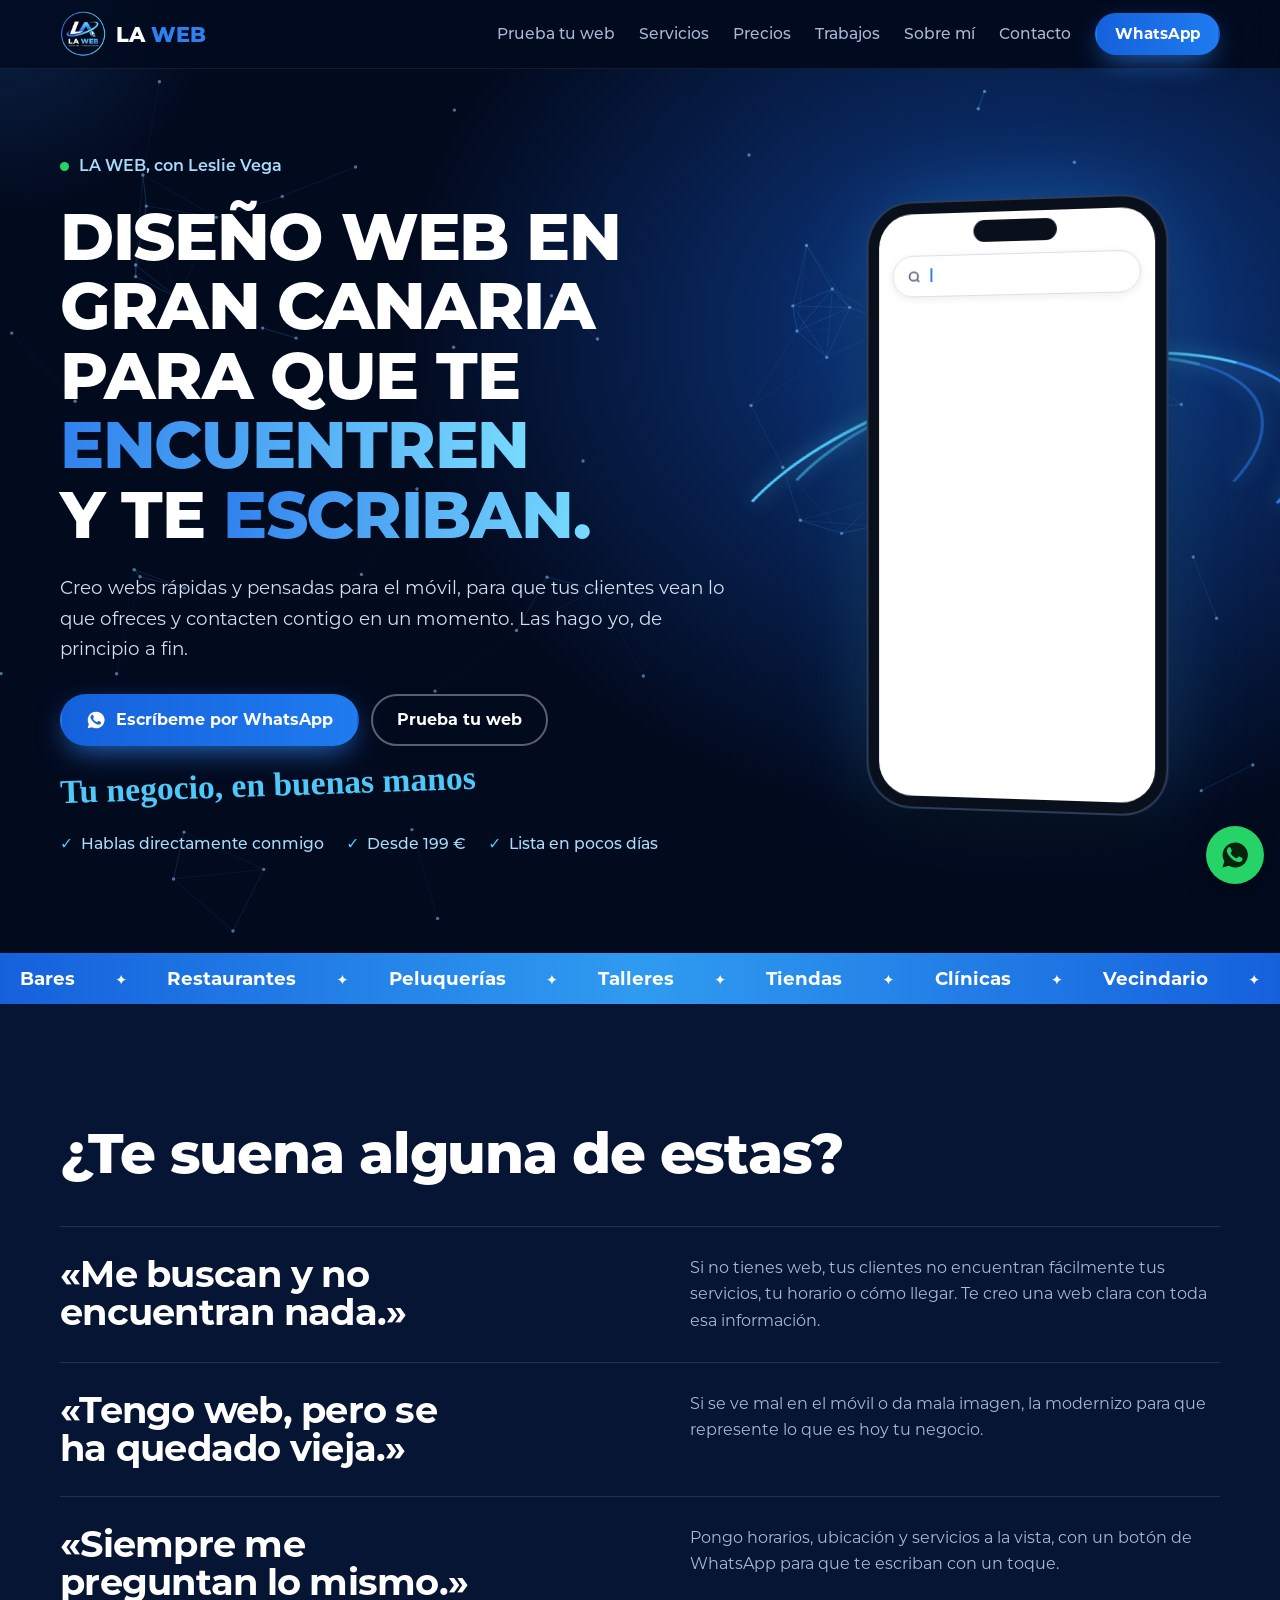
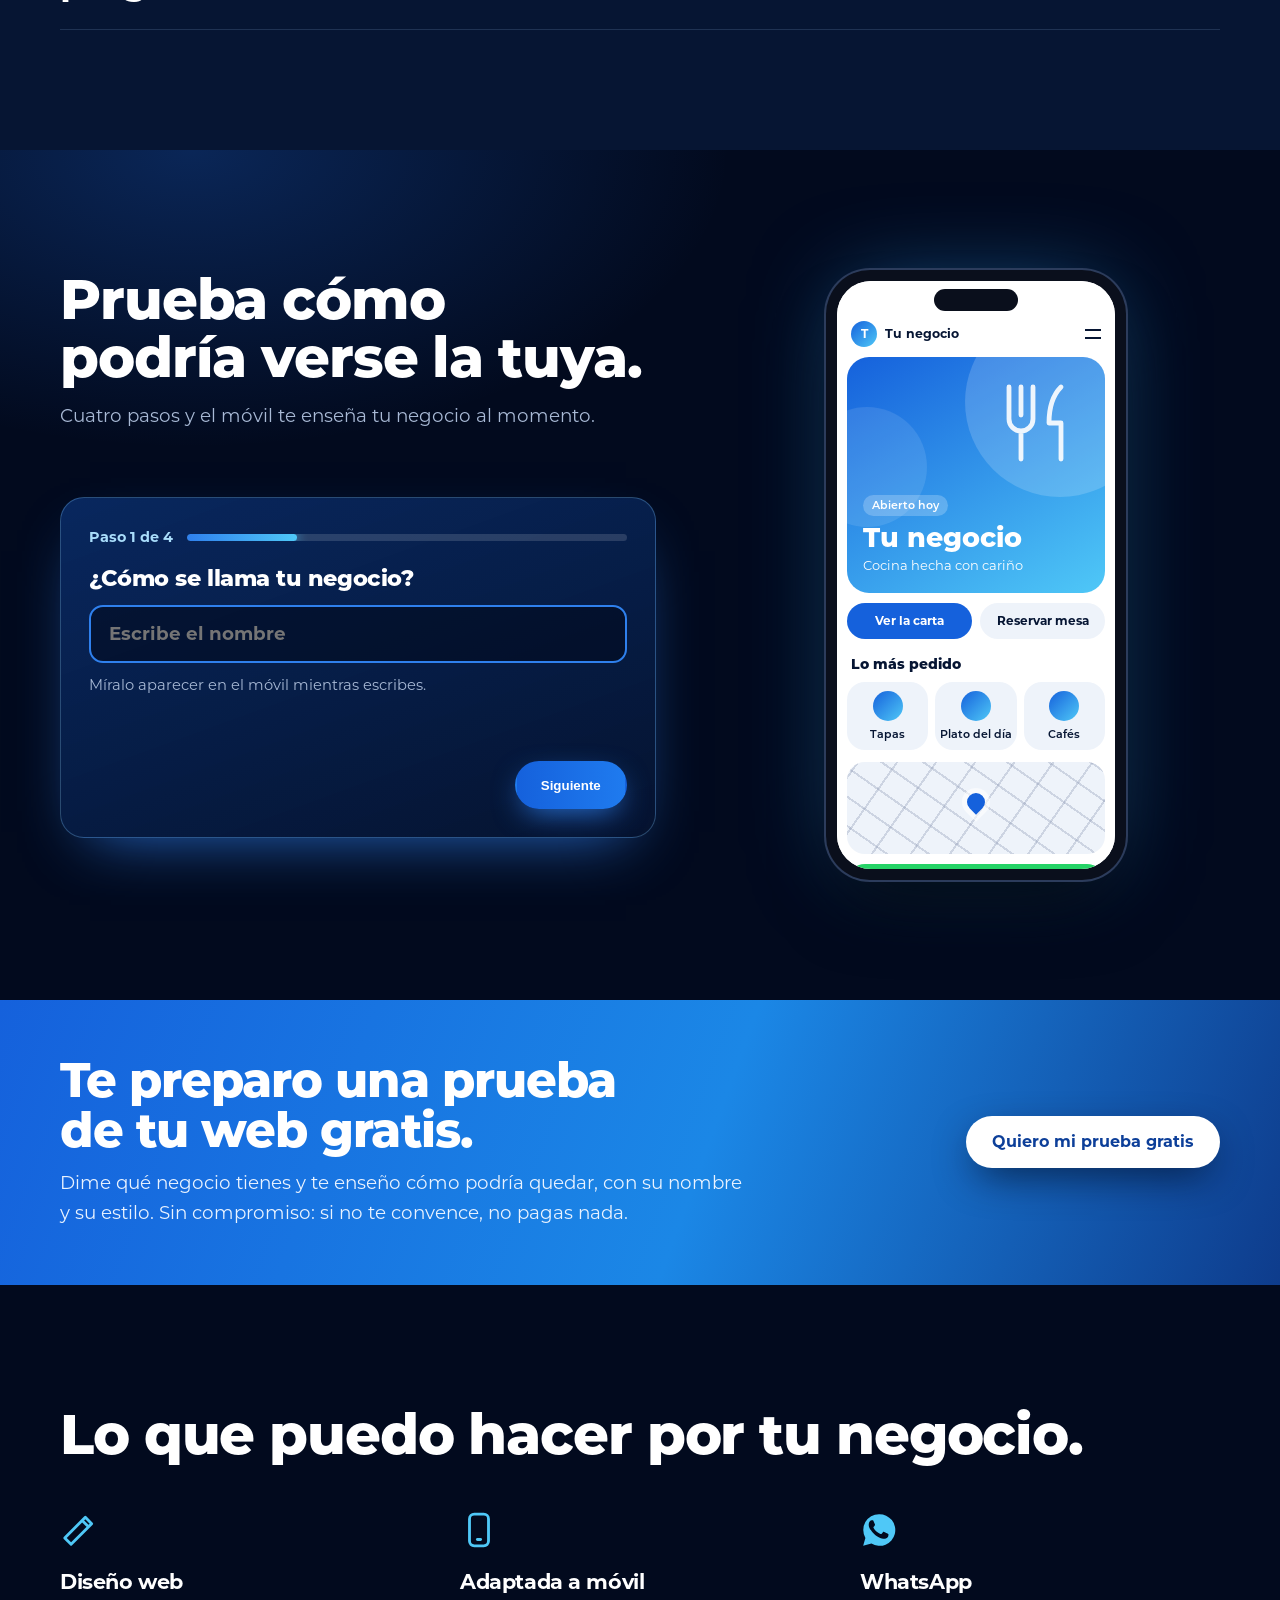
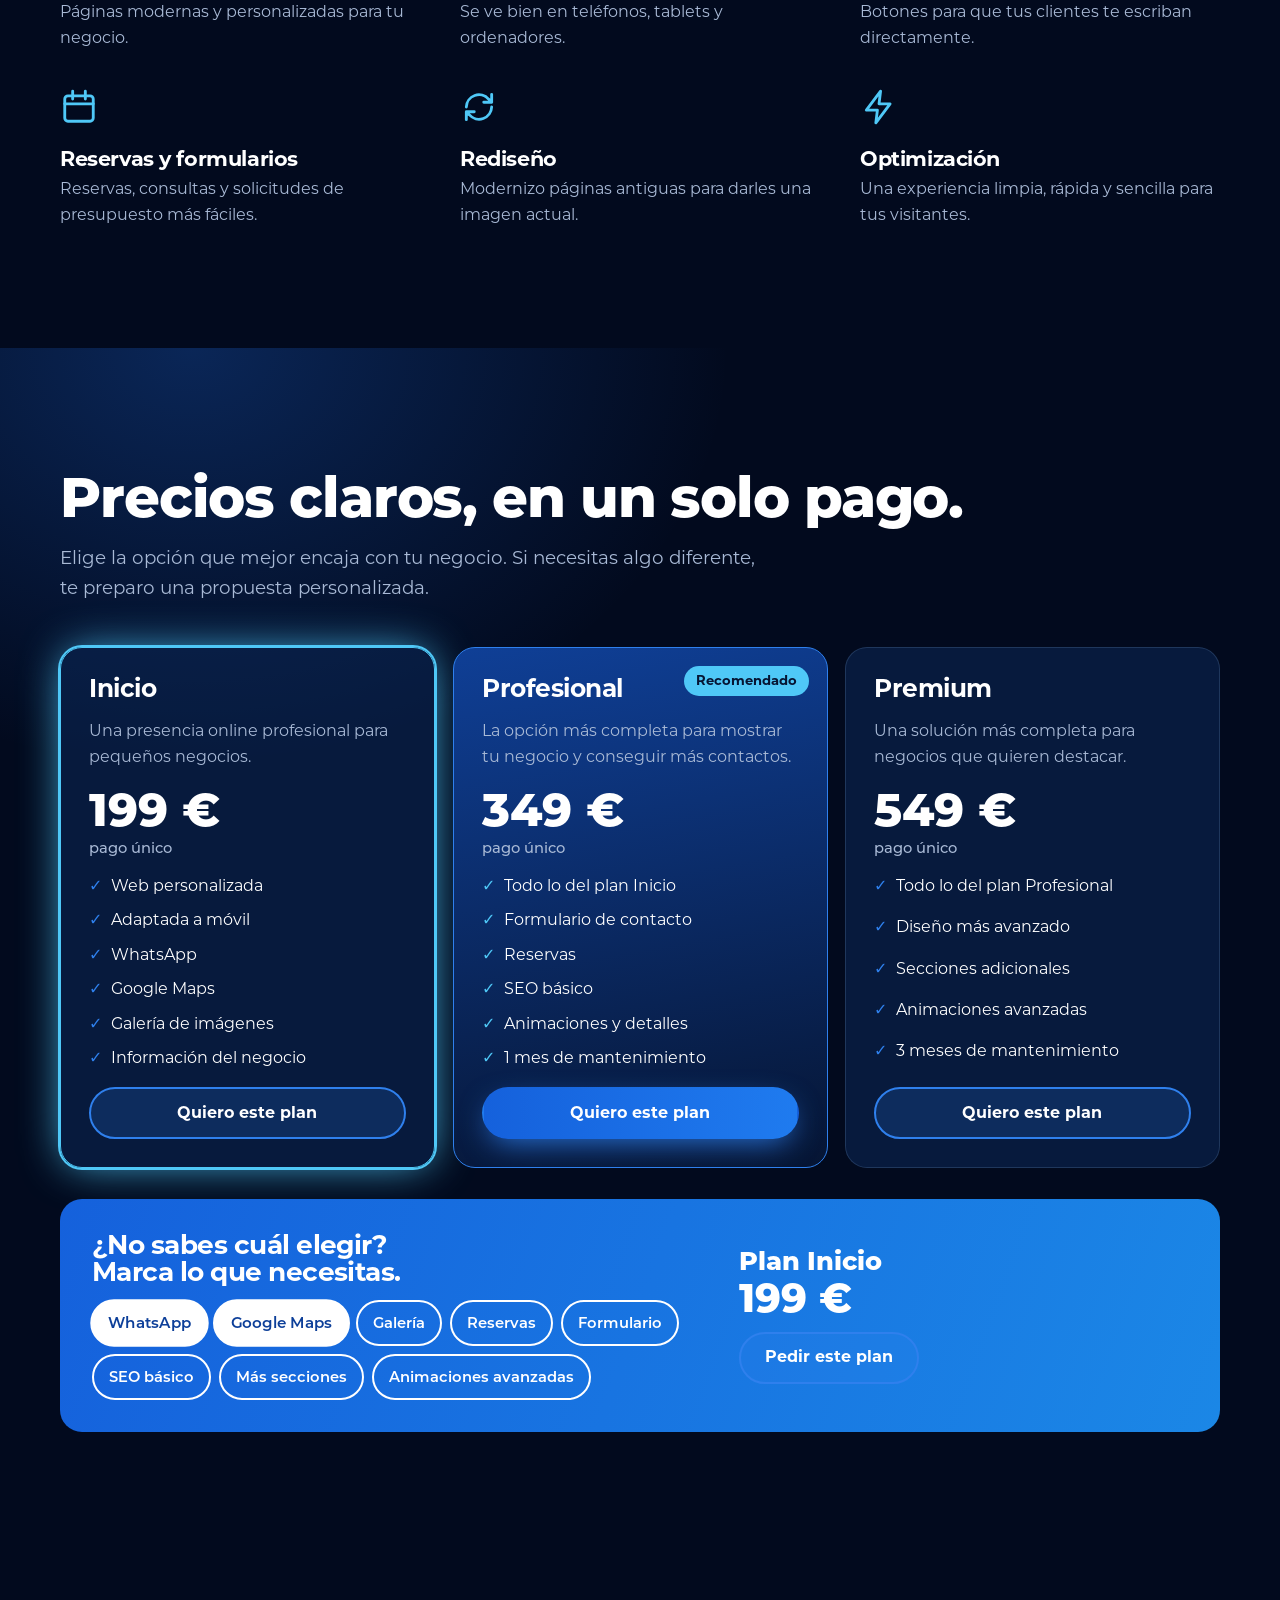
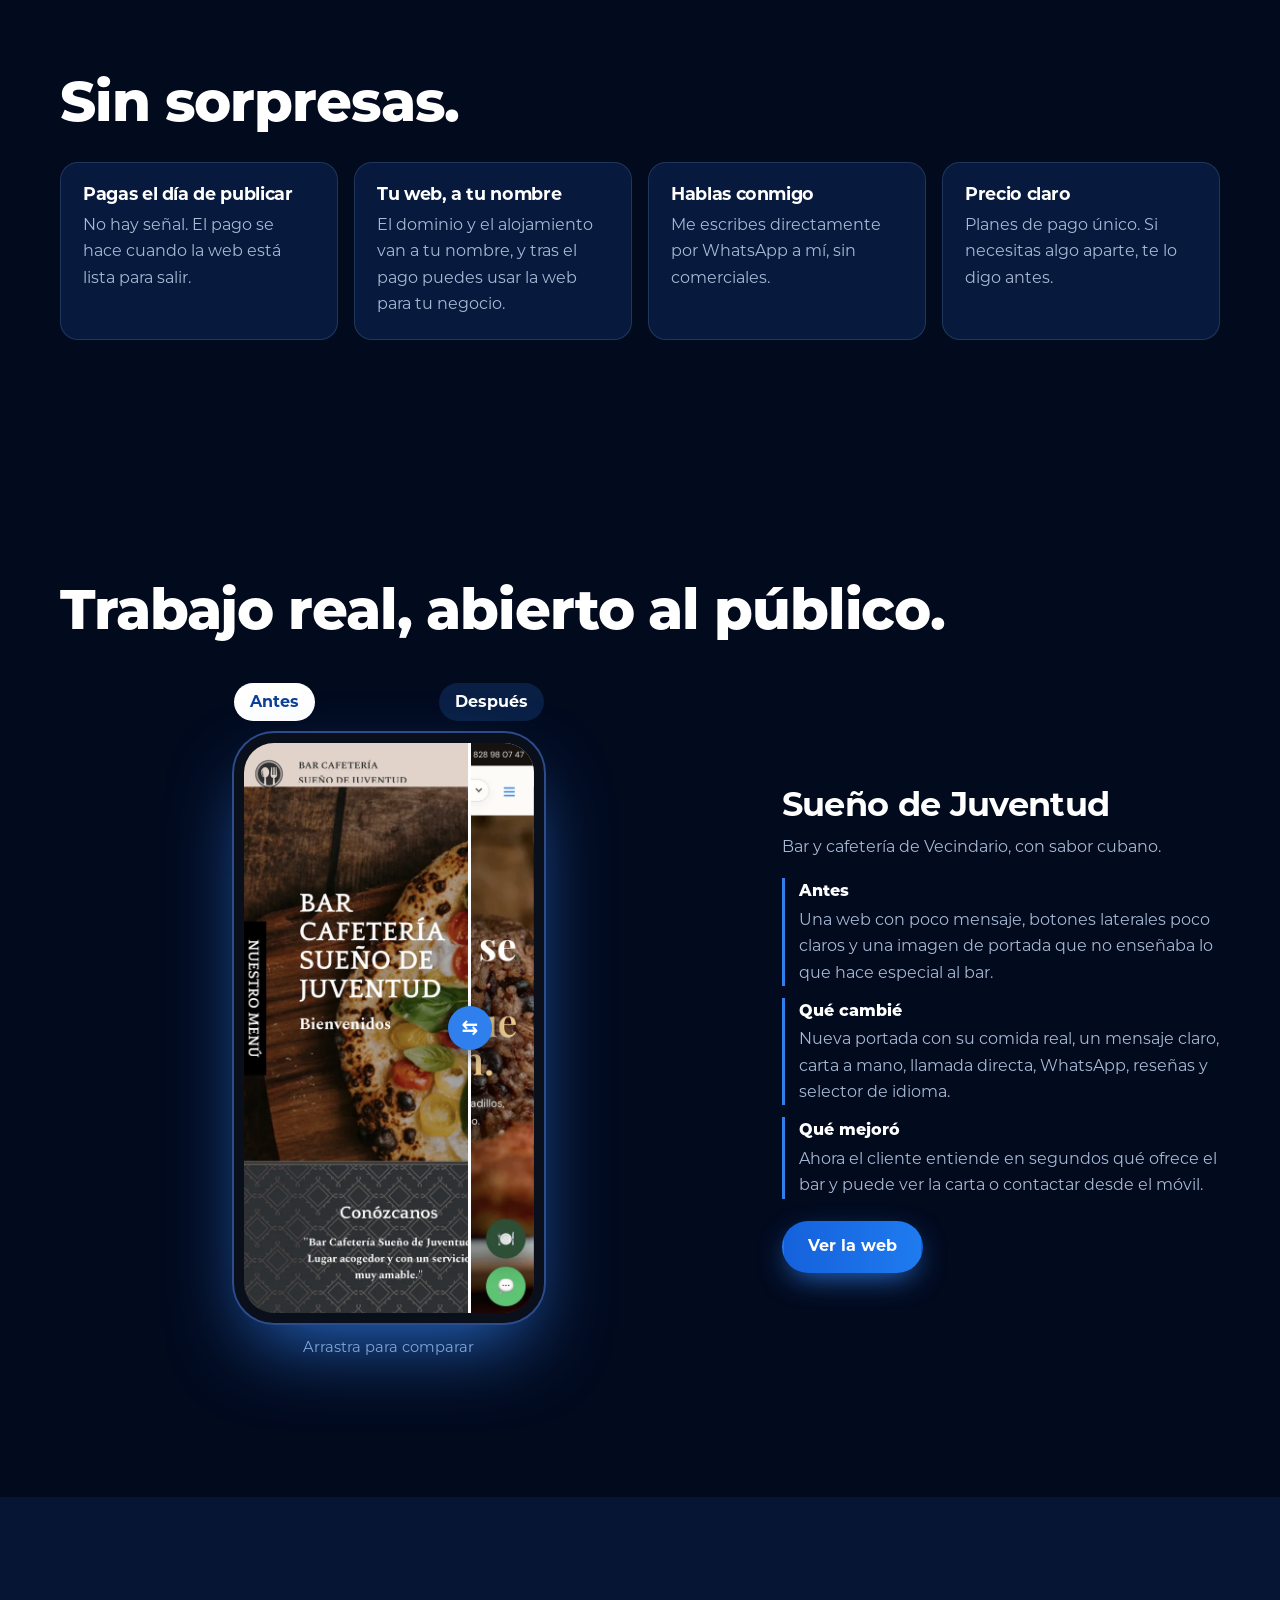
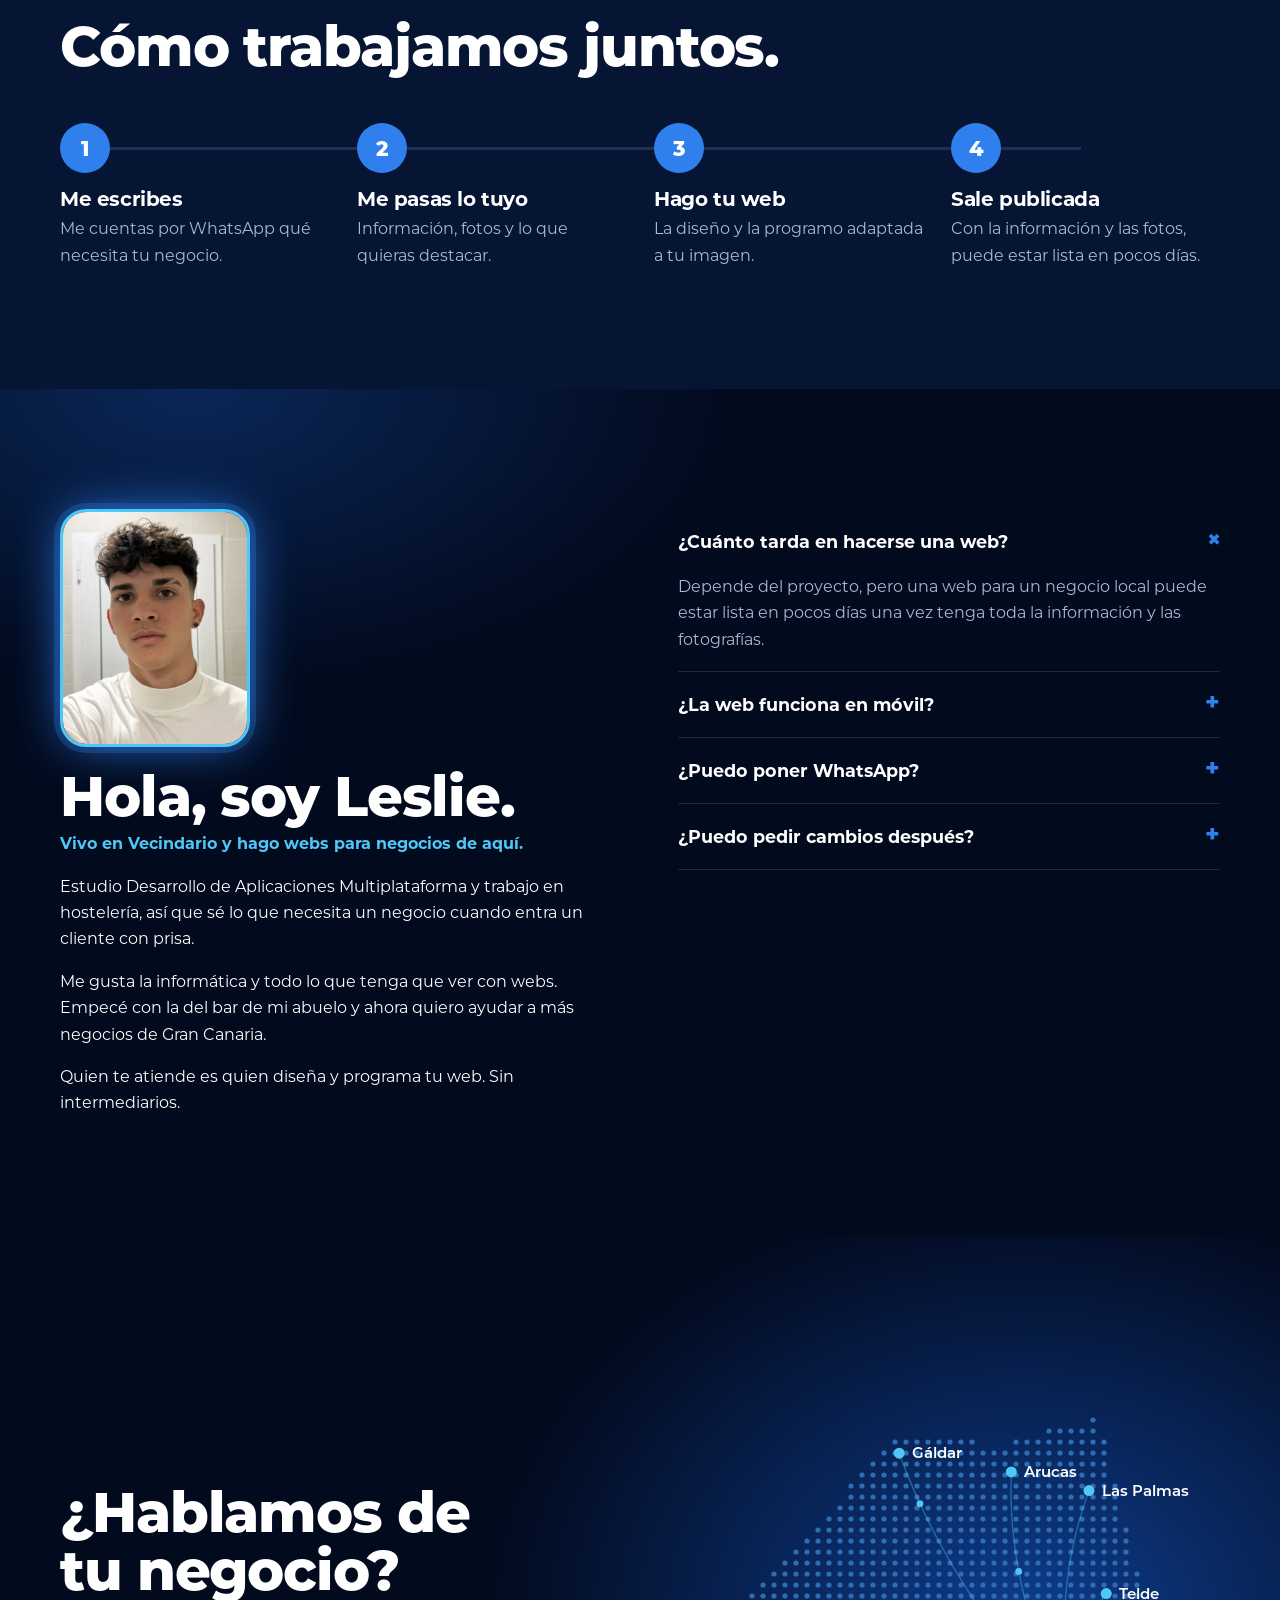
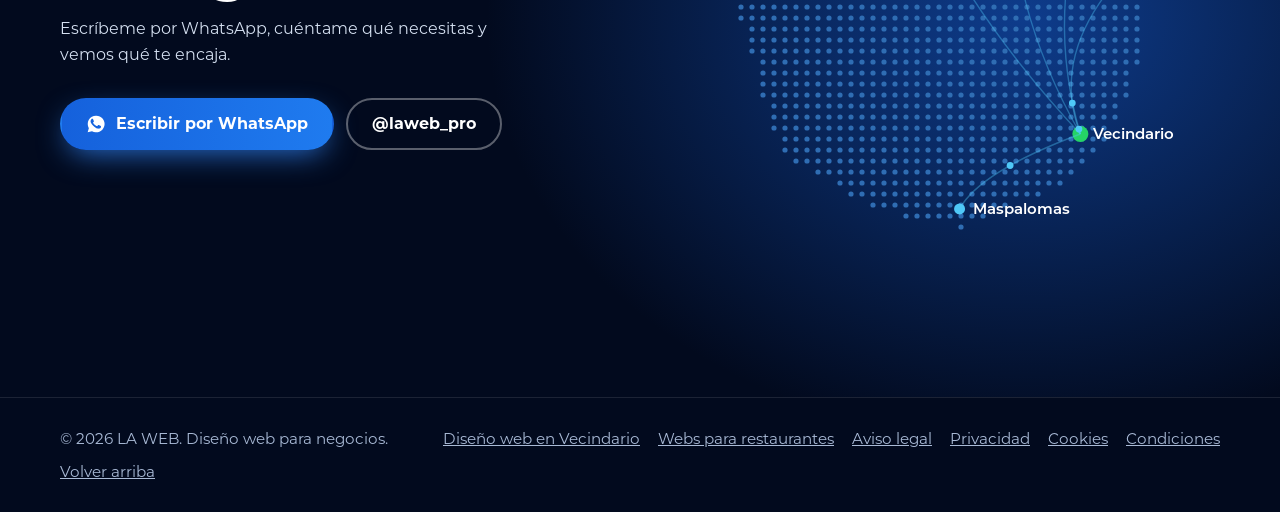
<file: index.html>
<!doctype html>
<html lang="es"><head>
<meta charset="utf-8">
<meta name="viewport" content="width=device-width, initial-scale=1, viewport-fit=cover">
<title>Diseño Web en Gran Canaria | LA WEB</title>
<meta name="description" content="Diseño de páginas web en Gran Canaria para negocios. Webs rápidas y adaptadas a móvil con WhatsApp, reservas y formularios, desde 199 €.">
<link rel="canonical" href="https://lawebstudio.es/">
<meta name="theme-color" content="#020A1E">
<meta property="og:type" content="website"><meta property="og:locale" content="es_ES"><meta property="og:site_name" content="LA WEB">
<meta property="og:title" content="Diseño Web en Gran Canaria | LA WEB">
<meta property="og:description" content="Webs rápidas y adaptadas a móvil para negocios de Gran Canaria, con WhatsApp, reservas y formularios.">
<meta property="og:url" content="https://lawebstudio.es/">
<meta property="og:image" content="https://lawebstudio.es/og-image.jpg"><meta property="og:image:width" content="1200"><meta property="og:image:height" content="630">
<meta name="twitter:card" content="summary_large_image">
<link rel="icon" href="favicon.svg" type="image/svg+xml">
<script type="application/ld+json">
{
  "@context": "https://schema.org",
  "@type": "Organization",
  "name": "LA WEB",
  "alternateName": "LA",
  "url": "https://lawebstudio.es/",
  "description": "Estudio de diseño web para negocios de Gran Canaria. Páginas web modernas, rápidas y adaptadas a móvil.",
  "areaServed": {
    "@type": "Place",
    "name": "Gran Canaria, España"
  },
  "logo": "https://lawebstudio.es/favicon.svg",
  "image": "https://lawebstudio.es/og-image.jpg",
  "contactPoint": {
    "@type": "ContactPoint",
    "telephone": "+34643334639",
    "contactType": "customer service",
    "availableLanguage": ["Spanish"]
  },
  "sameAs": [
    "https://instagram.com/laweb_pro"
  ]
}
</script>
</head><body>
<style>
@font-face{font-family:Montserrat;font-weight:400;font-display:swap;src:url(fonts/Montserrat-Regular.woff2) format("woff2")}
@font-face{font-family:Montserrat;font-weight:500;font-display:swap;src:url(fonts/Montserrat-Medium.woff2) format("woff2")}
@font-face{font-family:Montserrat;font-weight:600;font-display:swap;src:url(fonts/Montserrat-SemiBold.woff2) format("woff2")}
@font-face{font-family:Montserrat;font-weight:700;font-display:swap;src:url(fonts/Montserrat-Bold.woff2) format("woff2")}
@font-face{font-family:Montserrat;font-weight:800 900;font-display:swap;src:url(fonts/Montserrat-ExtraBold.woff2) format("woff2")}
</style>
<style>
/* Layout: one continuous night-blue world taken from the LA WEB logo and posters, lit by electric-blue glows; the visitor builds a sample site live right after the hero. */
:root{
  color-scheme:dark;
  --navy:#020A1E; --navy-2:#061533; --navy-3:#0D2A5C;
  --sky:#2F80ED; --sky-soft:#A9DDFB;
  --sun:#4FC8F7; --sun-deep:#1F6FEB;
  --white:#FFFFFF; --mist:#EEF4FB; --ink:#061533; --muted:#A9BAD6; --ink-soft:#A9BAD6;
  --line:rgba(160,205,255,.16);
  --wa:#25D366;
  --display:"Montserrat","Arial Black",system-ui,sans-serif;
  --body:"Montserrat",system-ui,-apple-system,"Segoe UI",sans-serif;
  --script:"Caveat","Segoe Script",cursive;
  --step:clamp(2rem,4.8vw,3.5rem);
}
*{box-sizing:border-box}
html{scroll-behavior:smooth;scroll-padding-top:84px}
body{margin:0;background:var(--navy);color:var(--white);font:400 1rem/1.65 var(--body);overflow-x:clip}
body::before{content:"";position:fixed;inset:0 0 auto;height:env(safe-area-inset-top,0px);z-index:10;background:var(--navy)}
a{color:inherit}
h1,h2,h3{font-family:var(--display);line-height:1.04;margin:0;text-wrap:balance;letter-spacing:-.02em}
h2{font-size:var(--step);font-weight:800}
p{margin:0}
:focus-visible{outline:3px solid var(--sun);outline-offset:3px;border-radius:4px}
.wrap{max-width:1160px;margin-inline:auto}
.band{padding-block:clamp(64px,10vw,120px);padding-left:max(20px,env(safe-area-inset-left,0px));padding-right:max(20px,env(safe-area-inset-right,0px))}
.lead{font-size:1.15rem;max-width:58ch}
.light{background:var(--navy-2);color:var(--white)}
.light .lead{color:var(--ink-soft)}
.mist{background:radial-gradient(60% 50% at 15% 0,rgba(31,111,235,.28),transparent 70%),var(--navy);color:var(--white)}
.mist .lead{color:var(--ink-soft)}

.btn{display:inline-flex;align-items:center;justify-content:center;gap:10px;min-height:52px;padding:0 24px;border-radius:999px;font-weight:700;text-decoration:none;border:2px solid transparent;transition:transform .2s,background .2s,box-shadow .2s;cursor:pointer}
.btn{--bx:0px;--by:0px;transform:translate(var(--bx),var(--by))}
.btn:hover{transform:translate(var(--bx),calc(var(--by) - 2px))}
.btn-sun{background:linear-gradient(90deg,#1561DC,#1F7BEF);color:#fff;box-shadow:0 10px 30px -8px rgba(47,128,237,.9)}
.btn-sun:hover{box-shadow:0 14px 40px -6px rgba(79,200,247,.9)}
.btn-line{border-color:rgba(255,255,255,.35);color:var(--white)}
.btn-line:hover{background:rgba(255,255,255,.1)}
.btn-ink{background:rgba(47,128,237,.18);color:var(--white);border-color:var(--sky)}
.btn svg{width:20px;height:20px;flex:none}

/* progress + nav */
#progress{position:fixed;top:env(safe-area-inset-top,0px);left:0;height:3px;width:100%;background:linear-gradient(90deg,var(--sky),var(--sun));transform:scaleX(0);transform-origin:left;z-index:30}
.nav{position:sticky;top:env(safe-area-inset-top,0px);z-index:20;background:rgba(2,10,30,.8);backdrop-filter:blur(14px);-webkit-backdrop-filter:blur(14px);border-bottom:1px solid rgba(255,255,255,.08);padding-left:max(20px,env(safe-area-inset-left,0px));padding-right:max(20px,env(safe-area-inset-right,0px))}
.nav .wrap{display:flex;align-items:center;gap:24px;height:68px}
.logo{display:flex;align-items:center;gap:10px;font:800 1.3rem var(--display);text-decoration:none;margin-right:auto}
.logo img{width:46px;height:46px;border-radius:50%;transition:transform .5s}
.logo:hover img{transform:rotate(-12deg) scale(1.08)}
.logo b{color:var(--sky);font-weight:800}
.links{display:flex;gap:24px}
.links a{text-decoration:none;font-weight:500;font-size:.97rem;color:var(--muted);transition:color .2s}
.links a:hover{color:var(--white)}
.nav .btn{min-height:42px;padding:0 18px;font-size:.95rem}
#menu{display:none;background:none;border:0;color:var(--white);width:44px;height:44px;padding:10px;cursor:pointer}
#menu svg{width:100%;height:100%}

/* hero */
.hero{position:relative;overflow:hidden;padding-block:clamp(44px,7vw,84px) clamp(56px,8vw,96px);padding-left:max(20px,env(safe-area-inset-left,0px));padding-right:max(20px,env(safe-area-inset-right,0px));background:radial-gradient(70% 80% at 80% 30%,#0E3C8C 0,transparent 70%),var(--navy)}
#net{position:absolute;inset:0;width:100%;height:100%}
.hero .wrap{position:relative;z-index:1}
.slogan{font:700 clamp(1.5rem,3vw,2.1rem)/1 var(--script);color:var(--sun);transform:rotate(-2deg);margin-top:22px;display:inline-block}
.hero .wrap{display:grid;grid-template-columns:minmax(0,1.25fr) minmax(0,.75fr);gap:clamp(32px,5vw,72px);align-items:center}
.who{display:inline-flex;align-items:center;gap:10px;font-weight:600;color:var(--sky-soft);margin-bottom:22px}
.who i{width:9px;height:9px;border-radius:50%;background:var(--wa);box-shadow:0 0 0 0 rgba(37,211,102,.6);animation:ping 2.2s infinite}
@keyframes ping{to{box-shadow:0 0 0 12px rgba(37,211,102,0)}}
h1{font-size:clamp(2.25rem,5.2vw,4.1rem);font-weight:900;line-height:1.06;text-transform:uppercase}
h1 .w{display:inline-block;animation:rise .7s cubic-bezier(.2,.8,.2,1) both;animation-delay:calc(var(--i)*55ms)}
h1 .hl{background:linear-gradient(100deg,#2F80ED,#7FE3FF,#2F80ED);background-size:220% 100%;-webkit-background-clip:text;background-clip:text;color:transparent;animation:rise .7s cubic-bezier(.2,.8,.2,1) both,sheen 4s linear 1s infinite;animation-delay:calc(var(--i)*55ms),1s}
@keyframes sheen{to{background-position:-220% 0}}
@keyframes rise{from{opacity:0;transform:translateY(.5em) rotate(2deg)}}
.hero .lead{margin-top:24px;color:#D5E0F1}
.cta{display:flex;flex-wrap:wrap;gap:12px;margin-top:30px}
.ticks{display:flex;flex-wrap:wrap;gap:8px 22px;margin:26px 0 0;padding:0;list-style:none;color:var(--sky-soft);font-weight:500;font-size:.98rem}
.ticks li::before{content:"✓";color:var(--sun);font-weight:800;margin-right:8px}

/* phone */
.stage{position:relative;perspective:1100px;display:flex;justify-content:center}
.ring{position:absolute;left:50%;top:50%;width:150%;aspect-ratio:1/.42;margin-left:-75%;margin-top:-32%;border-radius:50%;border:3px solid transparent;border-top-color:var(--sun);border-right-color:var(--sky);transform:rotate(-16deg);animation:orbit 9s linear infinite;pointer-events:none;filter:drop-shadow(0 0 10px rgba(79,200,247,.8))}
.ring+.ring{width:125%;margin-left:-62.5%;animation-duration:13s;animation-direction:reverse;opacity:.55}
@keyframes orbit{to{transform:rotate(-16deg) rotateZ(0) rotate3d(0,0,1,360deg)}}
.glow{position:fixed;left:0;top:0;width:460px;height:460px;margin:-230px;border-radius:50%;background:radial-gradient(circle,rgba(47,128,237,.2),transparent 65%);pointer-events:none;z-index:1;opacity:0;transition:opacity .4s;mix-blend-mode:screen}
.phone{--rx:0deg;--ry:-7deg;position:relative;width:min(300px,100%);aspect-ratio:300/610;border-radius:44px;background:#0A0F1C;padding:11px;box-shadow:0 0 0 2px #2C3C5C,0 40px 70px -24px rgba(0,0,0,.8),0 0 90px -20px rgba(47,155,234,.55);transform:rotateX(var(--rx)) rotateY(var(--ry));transition:transform .25s ease-out;max-width:100%}
.screen{--ink-soft:#4A5C7A;--ink:#061533;position:relative;height:100%;border-radius:34px;overflow:hidden;background:var(--white);color:var(--ink);font-size:13px;line-height:1.35}
.notch{position:absolute;top:8px;left:50%;width:84px;height:22px;margin-left:-42px;border-radius:12px;background:#0A0F1C;z-index:5}
.view{position:absolute;inset:0;padding:42px 14px 14px;opacity:0;transform:scale(.97);transition:opacity .45s,transform .45s;pointer-events:none}
.phone[data-step="search"] .v-search,.phone[data-step="site"] .v-site,.phone[data-step="msg"] .v-site{opacity:1;transform:none}
.gbar{display:flex;align-items:center;gap:8px;height:42px;padding:0 14px;border-radius:21px;border:1px solid #D8E0EC;box-shadow:0 2px 8px rgba(10,23,48,.08);font-weight:500}
.gbar svg{width:15px;height:15px;color:var(--ink-soft);flex:none}
#typed::after{content:"";display:inline-block;width:1.5px;height:14px;background:var(--sky);margin-left:1px;vertical-align:-2px;animation:blink 1s steps(2) infinite}
@keyframes blink{50%{opacity:0}}
.res{margin-top:12px;padding:12px;border-radius:12px;border:1px solid #E5EBF3;opacity:0;transform:translateY(8px);transition:.4s}
.show-res .res{opacity:1;transform:none}
.res:nth-child(3){transition-delay:.12s}.res:nth-child(4){transition-delay:.24s}
.res small{display:block;color:var(--ink-soft)}
.res strong{display:block;color:#1A5FC8;font-size:14px;margin-block:2px}
.res.hit{outline:2px solid transparent;transition:.4s,outline-color .2s}
.tapped .res.hit{outline-color:var(--sky);background:#EDF6FF}
.site-hero{height:44%;margin:-42px -14px 0;padding:48px 14px 14px;background:linear-gradient(160deg,var(--navy-3),var(--sky));color:var(--white);display:flex;flex-direction:column;justify-content:flex-end}
.site-hero b{font:800 25px/1.02 var(--display)}
.site-hero span{opacity:.9;margin-top:4px}
.chips{display:grid;grid-template-columns:1fr 1fr;gap:8px;margin-top:12px}
.chips div{padding:10px;border-radius:10px;background:var(--mist);font-weight:600}
.chips .wa{grid-column:1/-1;background:var(--wa);color:#04230F;text-align:center}
.blocks{display:grid;grid-template-columns:repeat(3,1fr);gap:6px;margin-top:10px}
.blocks i{aspect-ratio:1;border-radius:9px;background:linear-gradient(135deg,#7FE3FF,var(--sun-deep))}
.blocks i:nth-child(2){background:linear-gradient(135deg,var(--sky-soft),var(--sky))}
.blocks i:nth-child(3){background:linear-gradient(135deg,#8FE8B3,var(--wa))}
.phone.building .site-hero,.phone.building .chips>div,.phone.building .blocks i{animation:pop .5s cubic-bezier(.2,.9,.3,1.2) both}
.phone.building .chips>div:nth-child(1){animation-delay:.25s}.phone.building .chips>div:nth-child(2){animation-delay:.35s}.phone.building .chips>div:nth-child(3){animation-delay:.45s}
.phone.building .blocks i:nth-child(1){animation-delay:.6s}.phone.building .blocks i:nth-child(2){animation-delay:.7s}.phone.building .blocks i:nth-child(3){animation-delay:.8s}
@keyframes pop{from{opacity:0;transform:translateY(14px) scale(.94)}}
.toast{position:absolute;left:10px;right:10px;top:38px;display:flex;gap:10px;align-items:flex-start;padding:10px 12px;border-radius:16px;background:rgba(255,255,255,.96);box-shadow:0 12px 28px -8px rgba(5,15,36,.5);transform:translateY(-140%);opacity:0;transition:transform .5s cubic-bezier(.2,.9,.3,1.25),opacity .3s;z-index:4}
.toast svg{width:30px;height:30px;flex:none;color:var(--wa)}
.toast b{display:block}
.phone[data-step="msg"] .toast{transform:none;opacity:1}

/* marquee */
.marquee{background:linear-gradient(90deg,#1561DC,#2F9BF0,#1561DC);color:#fff;overflow:hidden;padding-block:14px;font:700 1.15rem var(--display)}
.track{display:flex;width:max-content;animation:slide 34s linear infinite}
.track span{padding-inline:20px;white-space:nowrap}
.track span::after{content:"✦";margin-left:40px;font-size:.8em}
.marquee:hover .track{animation-play-state:paused}
@keyframes slide{to{transform:translateX(-50%)}}

/* problems */
.pains{margin-top:44px;display:grid}
.pain{display:grid;grid-template-columns:minmax(0,1.1fr) minmax(0,1fr);gap:12px 48px;padding-block:28px;border-top:1px solid var(--line);transition:padding-left .3s}
.pain:last-child{border-bottom:1px solid var(--line)}
.pain:hover{padding-left:14px}
.pain h3{font-size:clamp(1.5rem,3vw,2.3rem);font-weight:700}
.pain p{color:var(--ink-soft)}

/* before/after */
.ba-wrap{display:grid;grid-template-columns:minmax(0,.8fr) minmax(0,1.2fr);gap:clamp(28px,5vw,64px);align-items:center}
.ba-box{width:min(310px,100%);margin-inline:auto}
.ba-labels{display:flex;justify-content:space-between;margin-bottom:12px;font-weight:700}
.ba-labels span{padding:6px 16px;border-radius:99px;background:rgba(47,128,237,.18);transition:background .2s,color .2s}
.ba-labels span.on{background:#fff;color:#0D3F99}
.ba{--pos:50%;position:relative;width:100%;aspect-ratio:620/1180;border-radius:40px;border:10px solid #0A0F1C;overflow:hidden;box-shadow:0 0 0 2px #2C4C8C,0 34px 80px -20px rgba(47,128,237,.85);user-select:none;touch-action:pan-y;background:#000}
.ba img{position:absolute;inset:0;width:100%;height:100%;object-fit:cover}
.ba .after{clip-path:inset(0 0 0 var(--pos))}
.handle{position:absolute;top:0;bottom:0;left:var(--pos);width:3px;margin-left:-1.5px;background:#fff;z-index:2;pointer-events:none}
.handle::after{content:"⇆";position:absolute;top:50%;left:50%;width:44px;height:44px;margin:-22px;border-radius:50%;background:var(--sky);color:#fff;display:grid;place-items:center;font-size:20px;font-weight:800;box-shadow:0 6px 18px rgba(5,15,36,.5)}
#ba-range{position:absolute;inset:0;width:100%;height:100%;margin:0;opacity:0;cursor:ew-resize;z-index:3}
.ba:has(#ba-range:focus-visible){outline:3px solid var(--sun);outline-offset:3px}
.note{margin-top:12px;color:var(--ink-soft);font-size:.92rem}

/* builder */
.bd{display:grid;grid-template-columns:minmax(0,1.1fr) minmax(0,.9fr);grid-template-areas:"head stage" "wiz stage";gap:24px clamp(32px,6vw,80px);align-items:start}
.bd-head{grid-area:head}.bd>.stage{grid-area:stage;align-self:center}
.wiz{grid-area:wiz;position:relative;padding:clamp(20px,3vw,28px);border-radius:24px;background:linear-gradient(160deg,rgba(21,97,220,.34),rgba(6,21,51,.85));border:1px solid rgba(127,200,255,.3);box-shadow:0 24px 60px -30px rgba(47,128,237,.9);overflow:hidden}
.wiz-top{display:flex;align-items:center;gap:14px;font-weight:700;font-size:.9rem;color:var(--sky-soft)}
.wiz-bar{flex:1;height:7px;border-radius:9px;background:rgba(255,255,255,.14);overflow:hidden}
.wiz-bar i{display:block;height:100%;width:25%;border-radius:9px;background:linear-gradient(90deg,var(--sky),var(--sun));box-shadow:0 0 12px var(--sun);transition:width .4s cubic-bezier(.2,.8,.2,1)}
.pane{min-height:196px;padding-top:18px;animation:paneIn .35s both}
@keyframes paneIn{from{opacity:0;transform:translateX(22px)}}
.pane h3{font-size:1.4rem;font-weight:800;margin-bottom:14px}
#b-name{width:100%;height:58px;padding:0 18px;border-radius:14px;border:2px solid var(--sky);background:rgba(2,10,30,.6);color:#fff;font:700 1.15rem var(--body);transition:box-shadow .2s}
#b-name:focus{outline:0;box-shadow:0 0 0 4px rgba(79,200,247,.3)}
.hint{margin-top:10px;color:var(--muted);font-size:.92rem}
.tiles{display:grid;grid-template-columns:repeat(auto-fit,minmax(104px,1fr));gap:10px}
.tile{position:relative;display:block;cursor:pointer}
.tile input{position:absolute;inset:0;margin:0;opacity:0;cursor:pointer}
.tile span{display:flex;flex-direction:column;align-items:center;gap:6px;padding:12px 6px;border-radius:14px;background:rgba(2,10,30,.55);border:2px solid rgba(127,200,255,.25);font-weight:700;font-size:.88rem;text-align:center;transition:border-color .15s,background .15s,transform .15s;height:100%}
.tile svg{width:26px;height:26px;color:var(--sun)}
.tile:hover span{transform:translateY(-2px)}
.tile input:checked+span{border-color:var(--sun);background:rgba(47,128,237,.4);box-shadow:0 0 18px -4px var(--sun)}
.tile input:focus-visible+span{outline:3px solid #fff;outline-offset:2px}
.tile em{font-style:normal;font-size:1.25rem;line-height:1.1}
.sw{display:flex;flex-wrap:wrap;gap:14px}
.sw label{position:relative;width:58px;height:58px;cursor:pointer}
.sw input{position:absolute;inset:0;margin:0;opacity:0;cursor:pointer}
.sw span{display:block;width:100%;height:100%;border-radius:50%;background:var(--c);transition:transform .15s,box-shadow .15s}
.sw input:checked+span{transform:scale(1.08);box-shadow:0 0 0 3px var(--navy),0 0 0 6px #fff}
.sw input:focus-visible+span{outline:3px solid #fff;outline-offset:7px}
.wiz-nav{display:flex;justify-content:space-between;gap:12px;margin-top:16px}
.wiz-nav .btn{min-height:48px}
.ghost{background:none;border:0;color:var(--sky-soft);font:700 1rem var(--body);cursor:pointer;padding:0 8px;min-height:48px}
.ghost[hidden]+.btn{margin-left:auto}
.spark{position:absolute;left:50%;top:40%;width:9px;height:9px;border-radius:2px;background:var(--c);animation:spark .9s ease-out both;pointer-events:none}
@keyframes spark{to{transform:translate(var(--x),var(--y)) rotate(320deg);opacity:0}}
.bs-pan{--c1:#1561DC;--c2:#4FC8F7;--page:#fff;--tx:#061533;--soft:#5A6B88;--tile:#EEF3FA;--r:18px;min-height:100%;background:var(--page);color:var(--tx);font-family:var(--bf,var(--body));transition:background .3s,color .3s;will-change:transform}
.bs-pan[data-s="Oscuro"]{--page:#080F20;--tx:#fff;--soft:#9FB0CC;--tile:#16213A}
.bs-pan[data-s="Elegante"]{--page:#FBF7EF;--tx:#2A2118;--soft:#786B58;--tile:#F1E9DA;--r:4px;--bf:Georgia,"Times New Roman",serif}
.bs-nav{display:flex;align-items:center;gap:8px;padding:40px 14px 10px;font-weight:700;font-size:12.5px}
.bs-nav i{flex:none;width:26px;height:26px;border-radius:50%;display:grid;place-items:center;font-style:normal;color:#fff;background:linear-gradient(135deg,var(--c1),var(--c2));font-size:12px}
.bs-nav span{flex:1;min-width:0;white-space:nowrap;overflow:hidden;text-overflow:ellipsis}
.bs-nav u{width:16px;height:10px;border-block:2px solid currentColor;text-decoration:none;position:relative}
.bs-hero{position:relative;margin:0 10px;padding:18px 16px;min-height:236px;border-radius:calc(var(--r) + 4px);overflow:hidden;display:flex;flex-direction:column;justify-content:flex-end;color:#fff;background:linear-gradient(150deg,var(--c1),var(--c2))}
.bs-hero::before{content:"";position:absolute;width:190px;height:190px;right:-50px;top:-50px;border-radius:50%;background:rgba(255,255,255,.17)}
.bs-hero::after{content:"";position:absolute;width:120px;height:120px;left:-40px;top:50px;border-radius:50%;background:rgba(255,255,255,.1)}
.bs-hero svg{position:absolute;right:16px;top:18px;width:96px;height:96px;opacity:.9;z-index:1;animation:float 4s ease-in-out infinite alternate}
@keyframes float{to{transform:translateY(8px) rotate(-5deg)}}
.bs-hero small{position:relative;z-index:1;align-self:flex-start;padding:3px 9px;border-radius:99px;background:rgba(255,255,255,.22);font-weight:600;font-size:11px;margin-bottom:8px}
.bs-hero b{position:relative;z-index:1;font:var(--hw,800) 27px/1.05 var(--hf,var(--display));overflow-wrap:anywhere}
.bs-hero span{position:relative;z-index:1;margin-top:5px;font-size:13px}
.bs-cta{display:grid;grid-template-columns:1fr 1fr;gap:8px;padding:10px}
.bs-cta a{padding:10px 6px;border-radius:var(--r);background:var(--tile);font-weight:700;text-align:center;font-size:12px}
.bs-cta a:first-child{background:var(--c1);color:#fff}
.bs-h{padding:6px 14px 8px;font-weight:800;font-size:14px}
.bs-items{display:grid;grid-template-columns:repeat(3,1fr);gap:7px;padding:0 10px}
.bs-items div{padding:9px 4px 8px;border-radius:var(--r);background:var(--tile);text-align:center;font-weight:600;font-size:11px}
.bs-items div::before{content:"";display:block;width:30px;height:30px;margin:0 auto 6px;border-radius:50%;background:linear-gradient(135deg,var(--c1),var(--c2))}
.bs-map{position:relative;margin:12px 10px 10px;height:92px;border-radius:var(--r);overflow:hidden;background-color:var(--tile);background-image:repeating-linear-gradient(35deg,transparent 0 22px,rgba(127,140,170,.3) 22px 24px),repeating-linear-gradient(-55deg,transparent 0 30px,rgba(127,140,170,.3) 30px 32px)}
.bs-map i{position:absolute;left:50%;top:44%;width:18px;height:18px;margin:-9px;border-radius:50% 50% 50% 0;background:var(--c1);transform:rotate(-45deg);box-shadow:0 0 0 5px rgba(255,255,255,.6)}
.bs-wa{margin:0 10px 12px;padding:11px;border-radius:var(--r);background:#25D366;color:#04230F;text-align:center;font-weight:700;font-size:12.5px}
.flash{animation:pop .4s both}

/* services */
.svc{display:grid;grid-template-columns:repeat(3,minmax(0,1fr));gap:36px 40px;margin-top:48px}
.svc h3{font-size:1.3rem;font-weight:700;margin-block:14px 6px}
.svc p{color:var(--muted)}
.svc svg{width:38px;height:38px;color:var(--sun);transition:transform .35s cubic-bezier(.2,.9,.3,1.4)}
.svc div:hover svg{transform:rotate(-8deg) scale(1.15)}

/* prices */
.plans{display:grid;grid-template-columns:repeat(3,minmax(0,1fr));gap:18px;margin-top:44px;align-items:stretch}
.plan{--mx:50%;--my:0%;--tx:0deg;--ty:0deg;transform:perspective(900px) rotateX(var(--tx)) rotateY(var(--ty));position:relative;display:flex;flex-direction:column;gap:16px;padding:28px;border-radius:22px;background:rgba(13,42,92,.5);border:1px solid var(--line);transition:transform .18s,box-shadow .25s,border-color .25s;overflow:hidden}
.plan::before{content:"";position:absolute;inset:0;background:radial-gradient(240px at var(--mx) var(--my),rgba(79,200,247,.28),transparent 70%);opacity:0;transition:opacity .25s;pointer-events:none}
.plan:hover{box-shadow:0 28px 60px -24px rgba(47,128,237,.8)}
.plan:hover::before{opacity:1}
.plan.best{background:linear-gradient(170deg,#0F3F96,#061533);border-color:var(--sky)}
.plan.lit{border-color:var(--sun);box-shadow:0 0 0 2px var(--sun),0 0 44px -6px var(--sun)}
.badge{position:absolute;top:18px;right:18px;padding:4px 12px;border-radius:99px;background:var(--sun);color:var(--ink);font-weight:700;font-size:.82rem}
.plan h3{font-size:1.55rem}
.plan .for{min-height:3.2em;color:var(--ink-soft)}
.plan.best .for{color:var(--muted)}
.price{font:900 2.9rem/1 var(--display);font-variant-numeric:tabular-nums}
.price small{display:block;font:500 .92rem var(--body);color:var(--ink-soft);margin-top:6px}
.plan.best .price small{color:var(--muted)}
.plan ul{margin:0;padding:0;list-style:none;display:grid;gap:8px;flex:1}
.plan li::before{content:"✓";color:var(--sky);font-weight:800;margin-right:9px}
.plan.best li::before{color:var(--sun)}
.plan .btn{width:100%;position:relative}
.quiz{margin-top:30px;padding:clamp(20px,4vw,32px);border-radius:22px;background:linear-gradient(110deg,#1561DC,#1B87E6);color:#fff;display:grid;grid-template-columns:minmax(0,1.35fr) minmax(0,1fr);gap:24px 40px;align-items:center}
.quiz h3{font-size:1.65rem;margin-bottom:14px}
.opts{display:flex;flex-wrap:wrap;gap:8px}
.opts label{position:relative;cursor:pointer}
.opts input{position:absolute;opacity:0;inset:0;margin:0;cursor:pointer}
.opts span{display:block;padding:9px 15px;border-radius:99px;border:2px solid #fff;font-weight:600;font-size:.92rem;transition:background .15s,color .15s,transform .15s}
.opts input:checked+span{background:#fff;color:#0D3F99;transform:scale(1.03)}
.opts input:focus-visible+span{outline:3px solid #fff;outline-offset:2px}
#q-name{font:800 1.6rem/1.1 var(--display)}
#q-price{font:800 2.5rem/1.1 var(--display);margin-bottom:12px;font-variant-numeric:tabular-nums}
.alt{margin-top:22px;text-align:center}
.alt a{font-weight:700}

/* work */
.work{display:grid;grid-template-columns:minmax(0,1.2fr) minmax(0,.8fr);gap:clamp(28px,5vw,64px);align-items:center;margin-top:44px}
.work h3{font-size:2.1rem}
.work p{color:var(--muted);margin-block:12px 18px}
.feat{display:flex;flex-wrap:wrap;gap:8px;margin:0 0 22px;padding:0;list-style:none}
.feat li{padding:5px 12px;border-radius:99px;background:var(--navy-3);font-size:.92rem}

/* steps */
.steps{position:relative;display:grid;grid-template-columns:repeat(4,minmax(0,1fr));gap:28px;margin:48px 0 0;padding:0;list-style:none;counter-reset:s}
.steps::before{content:"";position:absolute;top:24px;left:24px;right:12%;height:3px;background:var(--line)}
.steps::after{content:"";position:absolute;top:24px;left:24px;right:12%;height:3px;background:var(--sun);box-shadow:0 0 12px var(--sun);transform:scaleX(var(--fill,0));transform-origin:left}
.steps li{position:relative;z-index:1;counter-increment:s}
.steps li::before{content:counter(s);display:grid;place-items:center;width:50px;height:50px;border-radius:50%;background:var(--sky);color:#fff;font:800 1.3rem var(--display);margin-bottom:16px}
.steps h3{font-size:1.25rem;margin-bottom:6px}
.steps p{color:var(--ink-soft)}

/* about + faq */
.split{display:grid;grid-template-columns:minmax(0,1fr) minmax(0,1fr);gap:clamp(36px,6vw,80px)}
.split p{margin-top:16px;max-width:52ch}
.faq details{border-bottom:1px solid var(--line)}
.faq summary{display:flex;justify-content:space-between;gap:16px;padding-block:18px;font-weight:700;font-size:1.1rem;cursor:pointer;list-style:none}
.faq summary::-webkit-details-marker{display:none}
.faq summary::after{content:"+";font:800 1.5rem/1 var(--display);color:var(--sky);transition:transform .25s}
.faq details[open] summary::after{transform:rotate(45deg)}
.faq details p{padding-bottom:18px;margin:0;color:var(--ink-soft)}
.faq details[open] p{animation:pop .3s both}

/* contact */
.contact{background:radial-gradient(60% 80% at 80% 50%,#0E3C8C,transparent 70%),var(--navy)}
.contact .wrap{display:grid;grid-template-columns:minmax(0,1fr) minmax(0,1fr);gap:32px;align-items:center}
#map{display:block;width:100%;max-width:520px;aspect-ratio:1;margin-inline:auto}
.contact p{margin-block:16px 26px;color:#D5E0F1;max-width:44ch}
footer{padding-block:28px;padding-left:max(20px,env(safe-area-inset-left,0px));padding-right:max(20px,env(safe-area-inset-right,0px));border-top:1px solid rgba(255,255,255,.1);color:var(--muted);font-size:.95rem}
footer .wrap{display:flex;flex-wrap:wrap;gap:8px 24px;justify-content:space-between}
.float{position:fixed;right:calc(16px + env(safe-area-inset-right,0px));bottom:calc(16px + env(safe-area-inset-bottom,0px));width:58px;height:58px;border-radius:50%;background:var(--wa);color:#04230F;display:grid;place-items:center;box-shadow:0 12px 26px -8px rgba(0,0,0,.6);z-index:25;transition:transform .2s}
.float:hover{transform:scale(1.08)}
.float svg{width:30px;height:30px}

.in{animation:enter .7s cubic-bezier(.2,.8,.2,1) both}
@keyframes enter{from{opacity:0;transform:translateY(26px)}}

@media (max-width:900px){
  .links{display:none;position:absolute;top:100%;left:0;right:0;height:calc(100dvh - 68px);flex-direction:column;gap:4px;background:radial-gradient(90% 50% at 90% 0,#0E3C8C,transparent 70%),var(--navy);padding:24px max(20px,env(safe-area-inset-right,0px)) 40px max(20px,env(safe-area-inset-left,0px))}
  .links.open{display:flex}
  .links a{padding-block:14px;font:800 1.7rem var(--display);color:var(--white);border-bottom:1px solid var(--line);animation:pop .4s both}
  .links a:nth-child(2){animation-delay:.05s}.links a:nth-child(3){animation-delay:.1s}.links a:nth-child(4){animation-delay:.15s}.links a:nth-child(5){animation-delay:.2s}.links a:nth-child(6){animation-delay:.25s}
  #menu{display:block}
  .nav .btn{display:none}
  .hero .wrap,.ba-wrap,.work,.split,.contact .wrap,.quiz{grid-template-columns:minmax(0,1fr)}
  .stage{margin-top:8px}
  .bd{grid-template-columns:minmax(0,1fr);grid-template-areas:"head" "stage" "wiz"}
  .bd .phone{zoom:.72;width:270px}
  .pane{min-height:176px}
  .ring{display:none}
  .phone{--ry:0deg;width:min(270px,100%)}
  .plans,.svc{grid-template-columns:minmax(0,1fr)}
  .plan .for{min-height:0}
  .pain{grid-template-columns:minmax(0,1fr)}
  .steps{grid-template-columns:minmax(0,1fr);gap:24px}
  .steps::before,.steps::after{display:none}
}
@media (min-width:601px) and (max-width:900px){.svc{grid-template-columns:repeat(2,minmax(0,1fr))}}
@media (prefers-reduced-motion:reduce){
  html{scroll-behavior:auto}
  *,*::before,*::after{animation:none!important;transition:none!important}
}

.me{display:flex;flex-wrap:wrap;align-items:center;gap:20px;margin-bottom:6px}.me-foto{width:190px;height:238px;border-radius:26px;object-fit:cover;object-position:50% 50%;border:3px solid var(--sun);box-shadow:0 0 0 6px rgba(47,128,237,.25),0 0 50px -6px var(--sky);animation:halo 3s ease-in-out infinite alternate}@keyframes halo{to{box-shadow:0 0 0 9px rgba(47,128,237,.35),0 0 70px 0 var(--sun)}}.me-sub{margin:6px 0 0!important;color:var(--sun);font-weight:700}
.offer{padding-block:clamp(36px,6vw,56px);background:linear-gradient(110deg,#1561DC,#1B87E6 55%,#0E3C8C)}.offer-in{display:grid;grid-template-columns:minmax(0,1fr) auto;gap:24px 40px;align-items:center}.offer h2{font-size:clamp(1.9rem,4.4vw,3rem)}.offer .lead{margin-top:12px;color:#EAF3FF}.offer .btn-sun{background:#fff;color:#0D3F99;box-shadow:0 14px 40px -10px rgba(2,10,30,.8);animation:beat 2.4s ease-in-out infinite}@keyframes beat{50%{transform:translate(var(--bx,0),var(--by,0)) scale(1.05)}}
.trust-g{display:grid;grid-template-columns:repeat(4,minmax(0,1fr));gap:16px;margin-top:32px}.trust-g>div{padding:22px;border-radius:18px;background:rgba(13,42,92,.5);border:1px solid var(--line);transition:transform .2s,border-color .2s}.trust-g>div:hover{transform:translateY(-5px);border-color:var(--sun)}.trust-g h3{font-size:1.1rem;margin-bottom:8px}.trust-g p{color:var(--muted);margin:0}
.case{display:grid;gap:12px;margin:0 0 22px}.case div{padding-left:14px;border-left:3px solid var(--sky)}.case dt{font-weight:800;color:#fff}.case dd{margin:2px 0 0;color:var(--muted)}
@media(max-width:900px){.offer-in,.trust-g{grid-template-columns:minmax(0,1fr)}.offer .btn{justify-self:start}}
.legal{display:flex;flex-wrap:wrap;gap:8px 18px}
</style>

<div id="progress"></div>
<div class="glow" id="glow"></div>

<header class="nav">
  <div class="wrap">
    <a class="logo" href="#inicio"><img src="[data-uri]" alt="" width="46" height="46"><span>LA <b>WEB</b></span></a>
    <nav class="links" id="links" aria-label="Principal">
      <a href="#pruebala">Prueba tu web</a>
      <a href="#servicios">Servicios</a>
      <a href="#precios">Precios</a>
      <a href="#trabajos">Trabajos</a>
      <a href="#sobre-mi">Sobre mí</a>
      <a href="#contacto">Contacto</a>
    </nav>
    <a class="btn btn-sun" href="https://wa.me/34643334639">WhatsApp</a>
    <button id="menu" aria-label="Abrir menú" aria-expanded="false" aria-controls="links">
      <svg viewBox="0 0 24 24" fill="none" stroke="currentColor" stroke-width="2.4" stroke-linecap="round"><path d="M3 6h18M3 12h18M3 18h18"/></svg>
    </button>
  </div>
</header>

<main>
<section class="hero" id="inicio">
  <canvas id="net" aria-hidden="true"></canvas>
  <div class="wrap">
    <div>
      <p class="who"><i></i>LA WEB, con Leslie Vega</p>
      <h1 id="h1">Diseño web en Gran Canaria para que te encuentren y te escriban.</h1>
      <p class="lead">Creo webs rápidas y pensadas para el móvil, para que tus clientes vean lo que ofreces y contacten contigo en un momento. Las hago yo, de principio a fin.</p>
      <div class="cta">
        <a class="btn btn-sun" href="https://wa.me/34643334639?text=Hola%20Leslie%2C%20quiero%20una%20web%20para%20mi%20negocio.">
          <svg viewBox="0 0 24 24" fill="currentColor" aria-hidden="true"><use href="#wa"/></svg>Escríbeme por WhatsApp</a>
        <a class="btn btn-line" href="#pruebala">Prueba tu web</a>
      </div>
      <span class="slogan">Tu negocio, en buenas manos</span>
      <ul class="ticks">
        <li>Hablas directamente conmigo</li>
        <li>Desde 199 €</li>
        <li>Lista en pocos días</li>
      </ul>
    </div>
    <div class="stage" aria-hidden="true">
      <i class="ring"></i><i class="ring"></i>
      <div class="phone tiltme" id="phone" data-step="msg">
        <div class="screen">
          <div class="notch"></div>
          <div class="view v-search" id="vsearch">
            <div class="gbar"><svg viewBox="0 0 24 24" fill="none" stroke="currentColor" stroke-width="2.6"><circle cx="11" cy="11" r="7"/><path d="m20 20-4-4"/></svg><span id="typed">bar en vecindario</span></div>
            <div class="res hit"><small>tunegocio.es</small><strong>Tu negocio, en Vecindario</strong>Carta, horario y cómo llegar.</div>
            <div class="res"><small>Directorio</small><strong>Bares cerca de ti</strong>Listado de la zona.</div>
          </div>
          <div class="view v-site">
            <div class="site-hero"><b>Tu negocio, a un toque</b><span>Abierto hoy hasta las 23:00</span></div>
            <div class="chips"><div>Ver carta</div><div>Cómo llegar</div><div class="wa">Escribir por WhatsApp</div></div>
            <div class="blocks"><i></i><i></i><i></i></div>
          </div>
          <div class="toast">
            <svg viewBox="0 0 24 24" fill="currentColor"><use href="#wa"/></svg>
            <div><b>Mensaje nuevo</b>Hola, ¿tenéis mesa para 4 esta noche?</div>
          </div>
        </div>
      </div>
    </div>
  </div>
</section>

<div class="marquee" aria-hidden="true">
  <div class="track" id="track">
    <span>Bares</span><span>Restaurantes</span><span>Peluquerías</span><span>Talleres</span><span>Tiendas</span><span>Clínicas</span><span>Vecindario</span><span>Arinaga</span><span>Telde</span><span>Las Palmas</span><span>Maspalomas</span>
  </div>
</div>

<section class="band light" id="problemas">
  <div class="wrap">
    <h2>¿Te suena alguna de estas?</h2>
    <div class="pains">
      <div class="pain"><h3>«Me buscan y no encuentran nada.»</h3><p>Si no tienes web, tus clientes no encuentran fácilmente tus servicios, tu horario o cómo llegar. Te creo una web clara con toda esa información.</p></div>
      <div class="pain"><h3>«Tengo web, pero se ha quedado vieja.»</h3><p>Si se ve mal en el móvil o da mala imagen, la modernizo para que represente lo que es hoy tu negocio.</p></div>
      <div class="pain"><h3>«Siempre me preguntan lo mismo.»</h3><p>Pongo horarios, ubicación y servicios a la vista, con un botón de WhatsApp para que te escriban con un toque.</p></div>
    </div>
  </div>
</section>

<section class="band mist" id="pruebala">
  <div class="wrap bd">
    <div class="bd-head">
      <h2>Prueba cómo podría verse la tuya.</h2>
      <p class="lead" style="margin-top:14px">Cuatro pasos y el móvil te enseña tu negocio al momento.</p>
    </div>
    <form class="wiz" id="bd">
      <div class="wiz-top"><span id="w-count">Paso 1 de 4</span><div class="wiz-bar"><i id="w-bar"></i></div></div>
      <div class="pane" data-i="0"><h3><label for="b-name">¿Cómo se llama tu negocio?</label></h3><input id="b-name" type="text" maxlength="28" placeholder="Escribe el nombre" autocomplete="off"><p class="hint">Míralo aparecer en el móvil mientras escribes.</p></div>
      <div class="pane" data-i="1" hidden><h3>¿A qué te dedicas?</h3><div class="tiles" id="b-type"></div></div>
      <div class="pane" data-i="2" hidden><h3>Elige tu color</h3><div class="sw" id="b-color"></div></div>
      <div class="pane" data-i="3" hidden><h3>¿Qué estilo te gusta más?</h3><div class="tiles" id="b-style"></div></div>
      <div class="pane" data-i="4" hidden><h3 id="w-done">¡Así podría quedar!</h3><p class="hint" style="margin-bottom:16px">Es una vista de ejemplo. Tu web real la diseño a medida con tus fotos y tu información.</p><a class="btn btn-sun" id="b-go" href="https://wa.me/34643334639">Quiero una web así</a></div>
      <div class="wiz-nav"><button type="button" class="ghost" id="w-back" hidden>Atrás</button><button type="submit" class="btn btn-sun" id="w-next">Siguiente</button></div>
    </form>
    <div class="stage" aria-hidden="true">
      <div class="phone tiltme" id="bphone" style="--ry:0deg">
        <div class="screen" id="bs"><div class="notch"></div><div class="bs-pan" id="bs-in"></div></div>
      </div>
    </div>
  </div>
</section>

<section class="band offer" data-off="1">
  <div class="wrap offer-in">
    <div><h2>Te preparo una prueba de tu web gratis.</h2><p class="lead">Dime qué negocio tienes y te enseño cómo podría quedar, con su nombre y su estilo. Sin compromiso: si no te convence, no pagas nada.</p></div>
    <a class="btn btn-sun" href="https://wa.me/34643334639?text=Hola%20Leslie%2C%20quiero%20una%20prueba%20gratis%20de%20la%20web%20de%20mi%20negocio.">Quiero mi prueba gratis</a>
  </div>
</section>

<section class="band" id="servicios">
  <div class="wrap">
    <h2>Lo que puedo hacer por tu negocio.</h2>
    <div class="svc">
      <div><svg viewBox="0 0 24 24" fill="none" stroke="currentColor" stroke-width="1.8" stroke-linecap="round" stroke-linejoin="round"><path d="m3 17 4 4 13-13-4-4zM14 6l4 4"/></svg><h3>Diseño web</h3><p>Páginas modernas y personalizadas para tu negocio.</p></div>
      <div><svg viewBox="0 0 24 24" fill="none" stroke="currentColor" stroke-width="1.8" stroke-linecap="round" stroke-linejoin="round"><rect x="6" y="2" width="12" height="20" rx="3"/><path d="M11 18h2"/></svg><h3>Adaptada a móvil</h3><p>Se ve bien en teléfonos, tablets y ordenadores.</p></div>
      <div><svg viewBox="0 0 24 24" fill="currentColor" aria-hidden="true"><use href="#wa"/></svg><h3>WhatsApp</h3><p>Botones para que tus clientes te escriban directamente.</p></div>
      <div><svg viewBox="0 0 24 24" fill="none" stroke="currentColor" stroke-width="1.8" stroke-linecap="round" stroke-linejoin="round"><rect x="3" y="5" width="18" height="16" rx="2"/><path d="M3 10h18M8 2v5M16 2v5"/></svg><h3>Reservas y formularios</h3><p>Reservas, consultas y solicitudes de presupuesto más fáciles.</p></div>
      <div><svg viewBox="0 0 24 24" fill="none" stroke="currentColor" stroke-width="1.8" stroke-linecap="round" stroke-linejoin="round"><path d="M4 12a8 8 0 0 1 14-5l2 2M20 12a8 8 0 0 1-14 5l-2-2M20 4v5h-5M4 20v-5h5"/></svg><h3>Rediseño</h3><p>Modernizo páginas antiguas para darles una imagen actual.</p></div>
      <div><svg viewBox="0 0 24 24" fill="none" stroke="currentColor" stroke-width="1.8" stroke-linecap="round" stroke-linejoin="round"><path d="M13 2 4 14h7l-1 8 9-12h-7z"/></svg><h3>Optimización</h3><p>Una experiencia limpia, rápida y sencilla para tus visitantes.</p></div>
    </div>
  </div>
</section>

<section class="band mist" id="precios">
  <div class="wrap">
    <h2>Precios claros, en un solo pago.</h2>
    <p class="lead" style="margin-top:16px">Elige la opción que mejor encaja con tu negocio. Si necesitas algo diferente, te preparo una propuesta personalizada.</p>
    <div class="plans" id="plans">
      <article class="plan" data-plan="0">
        <h3>Inicio</h3><p class="for">Una presencia online profesional para pequeños negocios.</p>
        <div class="price">199 €<small>pago único</small></div>
        <ul><li>Web personalizada</li><li>Adaptada a móvil</li><li>WhatsApp</li><li>Google Maps</li><li>Galería de imágenes</li><li>Información del negocio</li></ul>
        <a class="btn btn-ink" href="https://wa.me/34643334639?text=Hola%20Leslie%2C%20me%20interesa%20el%20plan%20Inicio%20de%20199%E2%82%AC.">Quiero este plan</a>
      </article>
      <article class="plan best" data-plan="1">
        <span class="badge">Recomendado</span>
        <h3>Profesional</h3><p class="for">La opción más completa para mostrar tu negocio y conseguir más contactos.</p>
        <div class="price">349 €<small>pago único</small></div>
        <ul><li>Todo lo del plan Inicio</li><li>Formulario de contacto</li><li>Reservas</li><li>SEO básico</li><li>Animaciones y detalles</li><li>1 mes de mantenimiento</li></ul>
        <a class="btn btn-sun" href="https://wa.me/34643334639?text=Hola%20Leslie%2C%20me%20interesa%20el%20plan%20Profesional%20de%20349%E2%82%AC.">Quiero este plan</a>
      </article>
      <article class="plan" data-plan="2">
        <h3>Premium</h3><p class="for">Una solución más completa para negocios que quieren destacar.</p>
        <div class="price">549 €<small>pago único</small></div>
        <ul><li>Todo lo del plan Profesional</li><li>Diseño más avanzado</li><li>Secciones adicionales</li><li>Animaciones avanzadas</li><li>3 meses de mantenimiento</li></ul>
        <a class="btn btn-ink" href="https://wa.me/34643334639?text=Hola%20Leslie%2C%20me%20interesa%20el%20plan%20Premium%20de%20549%E2%82%AC.">Quiero este plan</a>
      </article>
    </div>
    <form class="quiz" id="quiz">
      <div>
        <h3>¿No sabes cuál elegir? Marca lo que necesitas.</h3>
        <div class="opts">
          <label><input id="o-wa" type="checkbox" data-t="0" data-n="WhatsApp" checked><span>WhatsApp</span></label>
          <label><input id="o-map" type="checkbox" data-t="0" data-n="Google Maps" checked><span>Google Maps</span></label>
          <label><input id="o-gal" type="checkbox" data-t="0" data-n="galería"><span>Galería</span></label>
          <label><input id="o-res" type="checkbox" data-t="1" data-n="reservas"><span>Reservas</span></label>
          <label><input id="o-form" type="checkbox" data-t="1" data-n="formulario"><span>Formulario</span></label>
          <label><input id="o-seo" type="checkbox" data-t="1" data-n="SEO básico"><span>SEO básico</span></label>
          <label><input id="o-sec" type="checkbox" data-t="2" data-n="secciones adicionales"><span>Más secciones</span></label>
          <label><input id="o-anim" type="checkbox" data-t="2" data-n="animaciones avanzadas"><span>Animaciones avanzadas</span></label>
        </div>
      </div>
      <div aria-live="polite">
        <div id="q-name">Plan Inicio</div>
        <div id="q-price">199 €</div>
        <a class="btn btn-ink" id="q-go" href="https://wa.me/34643334639">Pedir este plan</a>
      </div>
    </form>
  </div>
</section>

<section class="band trust">
  <div class="wrap">
    <h2>Sin sorpresas.</h2>
    <div class="trust-g">
      <div><h3>Pagas el día de publicar</h3><p>No hay señal. El pago se hace cuando la web está lista para salir.</p></div>
      <div><h3>Tu web, a tu nombre</h3><p>El dominio y el alojamiento van a tu nombre, y tras el pago puedes usar la web para tu negocio.</p></div>
      <div><h3>Hablas conmigo</h3><p>Me escribes directamente por WhatsApp a mí, sin comerciales.</p></div>
      <div><h3>Precio claro</h3><p>Planes de pago único. Si necesitas algo aparte, te lo digo antes.</p></div>
    </div>
  </div>
</section>

<section class="band" id="trabajos">
  <div class="wrap">
    <h2>Trabajo real, abierto al público.</h2>
    <div class="work">
      <div class="ba-box">
        <div class="ba-labels"><span id="l-a">Antes</span><span id="l-b">Después</span></div>
        <div class="ba" id="ba">
          <img src="[data-uri]" alt="La web antigua de Sueño de Juventud en un móvil">
          <img class="after" src="[data-uri]" alt="La web nueva de Sueño de Juventud en un móvil">
          <div class="handle"></div>
          <input id="ba-range" type="range" min="0" max="100" value="50" aria-label="Comparar la web antigua con la nueva">
        </div>
        <p class="note" style="text-align:center">Arrastra para comparar</p>
      </div>
      <div>
        <h3>Sueño de Juventud</h3>
        <p>Bar y cafetería de Vecindario, con sabor cubano.</p>
        <dl class="case">
          <div><dt>Antes</dt><dd>Una web con poco mensaje, botones laterales poco claros y una imagen de portada que no enseñaba lo que hace especial al bar.</dd></div>
          <div><dt>Qué cambié</dt><dd>Nueva portada con su comida real, un mensaje claro, carta a mano, llamada directa, WhatsApp, reseñas y selector de idioma.</dd></div>
          <div><dt>Qué mejoró</dt><dd>Ahora el cliente entiende en segundos qué ofrece el bar y puede ver la carta o contactar desde el móvil.</dd></div>
        </dl>
        <a class="btn btn-sun" href="https://suenodejuventud.es/" target="_blank" rel="noopener">Ver la web</a>
      </div>
    </div>
  </div>
</section>

<section class="band light">
  <div class="wrap">
    <h2>Cómo trabajamos juntos.</h2>
    <ol class="steps" id="steps">
      <li><h3>Me escribes</h3><p>Me cuentas por WhatsApp qué necesita tu negocio.</p></li>
      <li><h3>Me pasas lo tuyo</h3><p>Información, fotos y lo que quieras destacar.</p></li>
      <li><h3>Hago tu web</h3><p>La diseño y la programo adaptada a tu imagen.</p></li>
      <li><h3>Sale publicada</h3><p>Con la información y las fotos, puede estar lista en pocos días.</p></li>
    </ol>
  </div>
</section>

<section class="band mist" id="sobre-mi">
  <div class="wrap split">
    <div>
      <div class="me"><img class="me-foto" src="foto-leslie.webp" alt="Leslie Vega, creador de LA WEB" width="260" height="325" loading="lazy"><div><h2>Hola, soy Leslie.</h2><p class="me-sub">Vivo en Vecindario y hago webs para negocios de aquí.</p></div></div>
      <p>Estudio Desarrollo de Aplicaciones Multiplataforma y trabajo en hostelería, así que sé lo que necesita un negocio cuando entra un cliente con prisa.</p>
      <p>Me gusta la informática y todo lo que tenga que ver con webs. Empecé con la del bar de mi abuelo y ahora quiero ayudar a más negocios de Gran Canaria.</p>
      <p>Quien te atiende es quien diseña y programa tu web. Sin intermediarios.</p>
    </div>
    <div class="faq">
      <details open><summary>¿Cuánto tarda en hacerse una web?</summary><p>Depende del proyecto, pero una web para un negocio local puede estar lista en pocos días una vez tenga toda la información y las fotografías.</p></details>
      <details><summary>¿La web funciona en móvil?</summary><p>Sí. Todas mis webs se diseñan para funcionar correctamente en móviles, tablets y ordenadores.</p></details>
      <details><summary>¿Puedo poner WhatsApp?</summary><p>Sí. Puedo añadir botones para que tus clientes contacten contigo directamente desde la web.</p></details>
      <details><summary>¿Puedo pedir cambios después?</summary><p>Sí. También ofrezco mantenimiento para actualizar información, fotografías, horarios, menús y otros elementos de la página.</p></details>
    </div>
  </div>
</section>

<section class="band contact" id="contacto">
  <div class="wrap">
    <div>
      <h2>¿Hablamos de tu negocio?</h2>
      <p>Escríbeme por WhatsApp, cuéntame qué necesitas y vemos qué te encaja.</p>
      <div class="cta">
        <a class="btn btn-sun" href="https://wa.me/34643334639"><svg viewBox="0 0 24 24" fill="currentColor" aria-hidden="true"><use href="#wa"/></svg>Escribir por WhatsApp</a>
        <a class="btn btn-line" href="https://instagram.com/laweb_pro" target="_blank" rel="noopener">@laweb_pro</a>
      </div>
    </div>
    <canvas id="map" width="520" height="520" role="img" aria-label="Mapa de puntos de Gran Canaria con Vecindario, Telde, Las Palmas y Maspalomas"></canvas>
  </div>
</section>
</main>

<footer><div class="wrap"><span>© 2026 LA WEB. Diseño web para negocios.</span><nav class="legal" aria-label="Legal"><a href="diseno-web-vecindario.html">Diseño web en Vecindario</a><a href="paginas-web-restaurantes.html">Webs para restaurantes</a><a href="aviso-legal.html">Aviso legal</a><a href="privacidad.html">Privacidad</a><a href="cookies.html">Cookies</a><a href="condiciones.html">Condiciones</a></nav><a href="#inicio">Volver arriba</a></div></footer>
<a class="float" href="https://wa.me/34643334639" aria-label="Escribir por WhatsApp"><svg viewBox="0 0 24 24" fill="currentColor" aria-hidden="true"><use href="#wa"/></svg></a>

<svg width="0" height="0" style="position:absolute" aria-hidden="true"><defs><symbol id="wa" viewBox="0 0 24 24"><path d="M12 2a10 10 0 0 0-8.6 15L2 22l5.2-1.4A10 10 0 1 0 12 2Zm5.8 14.1c-.2.7-1.4 1.3-2 1.4-.5.1-1.2.1-1.9-.1-.4-.1-1-.3-1.8-.7-3.1-1.3-5.1-4.5-5.3-4.7-.2-.2-1.3-1.7-1.3-3.2s.8-2.3 1-2.6c.3-.3.6-.4.8-.4h.6c.2 0 .4 0 .6.5l.9 2.1c.1.2.1.4 0 .6l-.3.5-.4.5c-.2.2-.3.4-.1.7.2.3.8 1.4 1.8 2.2 1.2 1.1 2.3 1.4 2.6 1.6.3.1.5.1.7-.1l.9-1.1c.2-.3.4-.2.7-.1l2 1c.3.1.5.2.6.3.1.2.1.8-.1 1.5Z"/></symbol></defs></svg>

<script>
(function(){
  var reduce = matchMedia('(prefers-reduced-motion: reduce)').matches;
  var $ = function(s){return document.querySelector(s)}, $$ = function(s){return Array.prototype.slice.call(document.querySelectorAll(s))};

  /* headline word by word */
  var h = $('#h1'), words = h.textContent.split(' ');
  h.innerHTML = words.map(function(w,i){
    var hl = /^(encuentren|escriban\.)$/.test(w);
    return '<span class="w'+(hl?' hl':'')+'" style="--i:'+i+'">'+w+'</span>';
  }).join(' ');

  /* marquee duplicate */
  var t = $('#track'); t.innerHTML += t.innerHTML;

  /* menu */
  var m = $('#menu'), l = $('#links');
  m.addEventListener('click',function(){var o=l.classList.toggle('open');m.setAttribute('aria-expanded',o)});
  l.addEventListener('click',function(){l.classList.remove('open');m.setAttribute('aria-expanded',false)});

  /* progress, steps fill */
  var bar=$('#progress'), steps=$('#steps');
  function onScroll(){
    var d=document.documentElement, max=d.scrollHeight-innerHeight;
    bar.style.transform='scaleX('+(max>0?scrollY/max:0)+')';
    var r=steps.getBoundingClientRect();
    var f=Math.min(1,Math.max(0,(innerHeight*.8-r.top)/(innerHeight*.5)));
    steps.style.setProperty('--fill',f);
  }
  addEventListener('scroll',onScroll,{passive:true}); onScroll();

  /* entrance on scroll: everything stays visible until it is about to enter */
  if(!reduce && 'IntersectionObserver' in window){
    var io=new IntersectionObserver(function(es){es.forEach(function(e){
      if(e.isIntersecting){e.target.classList.add('in');io.unobserve(e.target)}
    })},{rootMargin:'0px 0px -6% 0px'});
    $$('.band h2,.pain,.svc>div,.quiz,.steps li,.faq details').forEach(function(el){
      if(el.getBoundingClientRect().top>innerHeight) io.observe(el);
    });
  }

  /* phone story */
  var ph=$('#phone'), typed=$('#typed'), vs=$('#vsearch'), q='bar en vecindario', timers=[];
  function later(f,ms){timers.push(setTimeout(f,ms))}
  function story(){
    timers.forEach(clearTimeout);timers=[];
    ph.classList.remove('building');vs.classList.remove('show-res','tapped');
    ph.dataset.step='search';typed.textContent='';
    for(var i=1;i<=q.length;i++)(function(n){later(function(){typed.textContent=q.slice(0,n)},300+n*70)})(i);
    var e=300+q.length*70;
    later(function(){vs.classList.add('show-res')},e+250);
    later(function(){vs.classList.add('tapped')},e+1300);
    later(function(){ph.classList.add('building');ph.dataset.step='site'},e+1800);
    later(function(){ph.dataset.step='msg'},e+3700);
    later(story,e+7600);
  }
  if(!reduce){
    var seen=false;
    new IntersectionObserver(function(es){
      var on=es[0].isIntersecting;
      if(on&&!seen){seen=true;story()}
      else if(!on&&seen){seen=false;timers.forEach(clearTimeout);timers=[];ph.classList.remove('building');ph.dataset.step='msg'}
    }).observe(ph);
    }

  /* desktop extras: cursor glow, tilt, magnetic buttons */
  if(!reduce && matchMedia('(hover:hover)').matches){
    var gl=$('#glow'); gl.style.opacity=1;
    addEventListener('pointermove',function(e){
      gl.style.transform='translate('+e.clientX+'px,'+e.clientY+'px)';
      $$('.tiltme').forEach(function(ph2){
        var r=ph2.getBoundingClientRect();
        if(r.bottom<0||r.top>innerHeight)return;
        var x=(e.clientX-(r.left+r.width/2))/innerWidth,y=(e.clientY-(r.top+r.height/2))/innerHeight;
        ph2.style.setProperty('--ry',(x*22)+'deg');ph2.style.setProperty('--rx',(-y*14)+'deg');
      });
    },{passive:true});
    $$('.btn').forEach(function(b){
      b.addEventListener('pointermove',function(e){
        var r=b.getBoundingClientRect();
        b.style.setProperty('--bx',((e.clientX-r.left-r.width/2)*.18)+'px');
        b.style.setProperty('--by',((e.clientY-r.top-r.height/2)*.28)+'px');
      });
      b.addEventListener('pointerleave',function(){b.style.setProperty('--bx','0px');b.style.setProperty('--by','0px')});
    });
    $$('.plan').forEach(function(c){
      c.addEventListener('pointermove',function(e){
        var r=c.getBoundingClientRect();
        c.style.setProperty('--ty',(((e.clientX-r.left)/r.width-.5)*9)+'deg');
        c.style.setProperty('--tx',((.5-(e.clientY-r.top)/r.height)*9)+'deg');
      });
      c.addEventListener('pointerleave',function(){c.style.setProperty('--tx','0deg');c.style.setProperty('--ty','0deg')});
    });
  }

  /* hero constellation that reacts to the pointer */
  (function(){
    var cv=$('#net'),c=cv.getContext('2d'),host=$('.hero'),W,H,P=[],mx=-999,my=-999,run=false,D=Math.min(2,devicePixelRatio||1);
    function size(){W=host.clientWidth;H=host.clientHeight;cv.width=W*D;cv.height=H*D;c.setTransform(D,0,0,D,0,0);
      var n=Math.round(Math.min(90,W*H/16000));P=[];for(var i=0;i<n;i++)P.push({x:Math.random()*W,y:Math.random()*H,a:(Math.random()-.5)*.35,b:(Math.random()-.5)*.35})}
    function frame(){
      c.clearRect(0,0,W,H);
      P.forEach(function(p,i){
        p.x+=p.a;p.y+=p.b;if(p.x<0||p.x>W)p.a*=-1;if(p.y<0||p.y>H)p.b*=-1;
        var dm=Math.hypot(p.x-mx,p.y-my);
        if(dm<150){p.x+=(p.x-mx)/dm*1.6;p.y+=(p.y-my)/dm*1.6}
        c.fillStyle=dm<170?'#7FE3FF':'rgba(127,200,255,.55)';c.beginPath();c.arc(p.x,p.y,dm<170?2.6:1.7,0,6.3);c.fill();
        for(var j=i+1;j<P.length;j++){var q=P[j],d=Math.hypot(p.x-q.x,p.y-q.y);
          if(d<120){c.strokeStyle='rgba(79,160,247,'+(.3*(1-d/120))+')';c.beginPath();c.moveTo(p.x,p.y);c.lineTo(q.x,q.y);c.stroke()}}
      });
      if(run)requestAnimationFrame(frame);
    }
    size();frame();
    if(reduce)return;
    addEventListener('resize',size);
    host.addEventListener('pointermove',function(e){var r=host.getBoundingClientRect();mx=e.clientX-r.left;my=e.clientY-r.top},{passive:true});
    host.addEventListener('pointerleave',function(){mx=my=-999});
    new IntersectionObserver(function(es){var on=es[0].isIntersecting;if(on&&!run){run=true;frame()}else if(!on)run=false}).observe(host);
  })();

  /* live builder */
  (function(){
    var T={bar:['Bar o restaurante','Cocina hecha con cariño','Ver la carta','Reservar mesa','Lo más pedido',['Tapas','Plato del día','Cafés'],'M4 3v8a3 3 0 0 0 3 3v7M7 3v7M10 3v8a3 3 0 0 1-3 3M17 3c-2 2-3 5-3 9h3v9'],
      pelu:['Peluquería','Tu mejor look te espera','Ver servicios','Pedir cita','Servicios',['Corte','Color','Barba'],'M6 4a3 3 0 1 0 0 6 3 3 0 0 0 0-6Zm0 10a3 3 0 1 0 0 6 3 3 0 0 0 0-6Zm2-6 12 10M8 16 20 6'],
      taller:['Taller','Tu coche, en buenas manos','Ver servicios','Pedir presupuesto','Servicios',['Revisión','Frenos','Aceite'],'M14 6a4 4 0 0 0 5 5l-9 9a2.5 2.5 0 0 1-4-4Z'],
      gym:['Gimnasio','Empieza a entrenar hoy','Ver horarios','Reservar clase','Actividades',['Sala','Clases','Entrenador'],'M3 9v6M6 6v12M18 6v12M21 9v6M6 12h12'],
      tienda:['Tienda','Todo lo que buscas, cerca','Ver productos','Cómo llegar','Destacado',['Novedades','Ofertas','Regalos'],'M4 9h16l-1 12H5ZM8 9a4 4 0 0 1 8 0'],
      belleza:['Estética','Tiempo para ti','Ver tratamientos','Pedir cita','Tratamientos',['Uñas','Facial','Masaje'],'M12 21c-5 0-8-3-9-7 3 0 6 1 9 4 3-3 6-4 9-4-1 4-4 7-9 7Zm0-3c-2-4-2-9 0-14 2 5 2 10 0 14Z']};
    var C={azul:['#1561DC','#4FC8F7'],rojo:['#B3202A','#FF8A5C'],verde:['#0B6E4C','#46D39A'],morado:['#5B2BC7','#C58BFF'],dorado:['#8A5A12','#E9B949'],negro:['#111827','#5E6E8E']};
    var St=['Moderno','Elegante','Oscuro'];
    var st={type:'bar',color:'azul',style:'Moderno'},i=0,N=4;
    var svg=function(d){return '<svg viewBox="0 0 24 24" fill="none" stroke="currentColor" stroke-width="1.7" stroke-linecap="round" stroke-linejoin="round"><path d="'+d+'"/></svg>'};
    function radio(n,k){return '<input id="b-'+n+'-'+k+'" type="radio" name="'+n+'" value="'+k+'"'+(st[n]===k?' checked':'')+'>'}
    $('#b-type').innerHTML=Object.keys(T).map(function(k){return '<label class="tile">'+radio('type',k)+'<span>'+svg(T[k][6])+T[k][0]+'</span></label>'}).join('');
    $('#b-color').innerHTML=Object.keys(C).map(function(k){return '<label aria-label="'+k+'">'+radio('color',k)+'<span style="--c:linear-gradient(135deg,'+C[k][0]+','+C[k][1]+')"></span></label>'}).join('');
    $('#b-style').innerHTML=St.map(function(k){return '<label class="tile">'+radio('style',k)+'<span><em style="font-family:'+(k==='Elegante'?'Georgia,serif':'inherit')+'">Aa</em>'+k+'</span></label>'}).join('');
    var box=$('#bs-in'),name=$('#b-name'),form=$('#bd'),panes=$$('.pane'),next=$('#w-next'),back=$('#w-back'),phone=$('#bphone');
    box.innerHTML='<div class="bs-nav"><i id="bl"></i><span id="bn2"></span><u></u></div><div class="bs-hero"><svg viewBox="0 0 24 24" fill="none" stroke="currentColor" stroke-width="1.2" stroke-linecap="round" stroke-linejoin="round"><path id="bi"/></svg><small>Abierto hoy</small><b id="bn"></b><span id="bt"></span></div><div class="bs-cta"><a id="ba1"></a><a id="ba2"></a></div><div class="bs-h" id="bh"></div><div class="bs-items" id="bit"></div><div class="bs-map"><i></i></div><div class="bs-wa">Escribir por WhatsApp</div>';
    function nm(){return name.value.trim()||'Tu negocio'}
    function render(fl){
      var t=T[st.type],c=C[st.color],n=nm();
      box.style.setProperty('--c1',c[0]);box.style.setProperty('--c2',c[1]);box.dataset.s=st.style;
      box.style.setProperty('--hf',st.style==='Elegante'?'Georgia,"Times New Roman",serif':'var(--display)');
      box.style.setProperty('--hw',st.style==='Elegante'?'700':'800');
      $('#bl').textContent=n.charAt(0).toUpperCase();$('#bn').textContent=n;$('#bn2').textContent=n;$('#bt').textContent=t[1];
      $('#ba1').textContent=t[2];$('#ba2').textContent=t[3];$('#bh').textContent=t[4];$('#bi').setAttribute('d',t[6]);
      var it=$('#bit');it.textContent='';t[5].forEach(function(x){var d=document.createElement('div');d.textContent=x;it.appendChild(d)});
      $('#w-done').textContent='¡Así podría quedar '+n+'!';
      $('#b-go').href='https://wa.me/34643334639?text='+encodeURIComponent('Hola Leslie, he probado tu web. Tengo un negocio ('+t[0]+') que se llama '+n+' y quiero una web como la del ejemplo: color '+st.color+', estilo '+st.style.toLowerCase()+'.');
      if(fl&&!reduce){var h=$('.bs-hero');h.classList.remove('flash');void h.offsetWidth;h.classList.add('flash')}
    }
    function sparks(){
      if(reduce)return;
      var cs=['#4FC8F7','#2F80ED','#FFFFFF','#25D366'];
      for(var k=0;k<28;k++){var s=document.createElement('i');s.className='spark';s.style.setProperty('--c',cs[k%4]);
        var a=Math.random()*6.3,d=90+Math.random()*170;s.style.setProperty('--x',Math.cos(a)*d+'px');s.style.setProperty('--y',Math.sin(a)*d+'px');
        form.appendChild(s);(function(e){setTimeout(function(){e.remove()},1000)})(s)}
    }
    function show(){
      panes.forEach(function(x){x.hidden=+x.dataset.i!==i});
      var done=i>=N;
      $('#w-count').textContent=done?'¡Listo!':'Paso '+(i+1)+' de '+N;
      $('#w-bar').style.width=(done?100:(i+1)/N*100)+'%';
      back.hidden=i===0;
      next.hidden=false;next.textContent=done?'Empezar otra vez':i===N-1?'Ver mi web':'Siguiente';
      next.className=done?'ghost':'btn btn-sun';
      if(done)sparks();
    }
    form.addEventListener('change',function(e){if(e.target.name){st[e.target.name]=e.target.value;render(true)}});
    name.addEventListener('input',function(){render(false)});
    form.addEventListener('submit',function(e){e.preventDefault();i=i>=N?0:i+1;show();
      if(i===0&&!matchMedia('(pointer:coarse)').matches)name.focus()});
    back.addEventListener('click',function(){i=Math.max(0,i-1);show()});
    render(false);show();

    /* the sample site scrolls by itself inside the phone */
    if(!reduce){
      var pos=0,dir=1,wait=90,live=false;
      function tick(){
        if(!live)return;
        var max=Math.max(0,box.scrollHeight-$('#bs').clientHeight);
        if(wait>0)wait--;else{pos+=dir*.5;if(pos>=max){pos=max;dir=-1;wait=110}else if(pos<=0){pos=0;dir=1;wait=170}}
        box.style.transform='translateY('+(-pos)+'px)';
        requestAnimationFrame(tick);
      }
      new IntersectionObserver(function(es){var on=es[0].isIntersecting;if(on&&!live){live=true;tick()}else if(!on)live=false}).observe(phone);
    }
  })();

  /* before / after */
  var ba=$('#ba'), r=$('#ba-range');
  function setBA(){ba.style.setProperty('--pos',r.value+'%');$('#l-a').classList.toggle('on',r.value>=50);$('#l-b').classList.toggle('on',r.value<50)}
  r.addEventListener('input',setBA);setBA();
  if(!reduce){
    var demo=true;
    r.addEventListener('pointerdown',function(){demo=false});
    r.addEventListener('keydown',function(){demo=false});
    new IntersectionObserver(function(es,o){
      if(!es[0].isIntersecting)return;o.disconnect();
      var t0=performance.now();
      (function a(t){
        if(!demo)return;
        var p=Math.min(1,(t-t0)/2200);
        r.value=50+Math.sin(p*Math.PI*2)*30;setBA();
        if(p<1)requestAnimationFrame(a);else{r.value=50;setBA()}
      })(t0);
    },{threshold:.6}).observe(ba);
  }

  /* price spotlight */
  $$('.plan').forEach(function(c){
    c.addEventListener('pointermove',function(e){
      var b=c.getBoundingClientRect();
      c.style.setProperty('--mx',(e.clientX-b.left)+'px');c.style.setProperty('--my',(e.clientY-b.top)+'px');
    });
  });

  /* plan finder */
  var P=[['Inicio',199],['Profesional',349],['Premium',549]], go=$('#q-go');
  function quiz(){
    var sel=$$('#quiz input:checked'), tier=0, names=[];
    sel.forEach(function(i){tier=Math.max(tier,+i.dataset.t);names.push(i.dataset.n)});
    $('#q-name').textContent='Plan '+P[tier][0];
    $('#q-price').textContent=P[tier][1]+' €';
    var msg='Hola Leslie, me interesa el plan '+P[tier][0]+' de '+P[tier][1]+'€.'+(names.length?' Necesito: '+names.join(', ')+'.':'');
    go.href='https://wa.me/34643334639?text='+encodeURIComponent(msg);
    $$('.plan').forEach(function(c){c.classList.toggle('lit',+c.dataset.plan===tier)});
  }
  $('#quiz').addEventListener('change',quiz);
  $('#quiz').addEventListener('submit',function(e){e.preventDefault()});
  quiz();

  /* dotted island */
  var cv=$('#map'), c=cv.getContext('2d'), S=520;
  var dpr=Math.min(2,devicePixelRatio||1); cv.width=S*dpr; cv.height=S*dpr; c.scale(dpr,dpr);
  var outline=[[-15.42,28.18],[-15.40,28.11],[-15.37,28.0],[-15.37,27.93],[-15.39,27.86],[-15.45,27.79],[-15.58,27.74],[-15.68,27.76],[-15.79,27.82],[-15.84,27.98],[-15.71,28.10],[-15.66,28.16],[-15.53,28.15]];
  function px(p){return [40+(p[0]+15.86)/.51*440, 40+(28.2-p[1])/.47*440]}
  var poly=outline.map(px);
  function inside(x,y){var ins=false;for(var i=0,j=poly.length-1;i<poly.length;j=i++){var a=poly[i],b=poly[j];if((a[1]>y)!==(b[1]>y)&&x<(b[0]-a[0])*(y-a[1])/(b[1]-a[1])+a[0])ins=!ins}return ins}
  var dots=[];for(var y=30;y<500;y+=11)for(var x=30;x<500;x+=11)if(inside(x,y))dots.push([x,y]);
  var towns=[['Vecindario',-15.44,27.84,1],['Las Palmas',-15.43,28.10],['Telde',-15.41,27.99],['Maspalomas',-15.58,27.76],['Arucas',-15.52,28.12],['Gáldar',-15.65,28.14]].map(function(t){var p=px([t[1],t[2]]);return {n:t[0],x:p[0],y:p[1],home:t[3]}});
  var home=towns[0];
  function draw(ms){
    c.clearRect(0,0,S,S);
    c.fillStyle='#2F6DB3';
    dots.forEach(function(d){c.beginPath();c.arc(d[0],d[1],2.6,0,6.3);c.fill()});
    var ph2=(ms/2600)%1;
    towns.forEach(function(t,i){
      if(!t.home){
        c.strokeStyle='rgba(79,200,247,.38)';c.lineWidth=1.4;c.beginPath();c.moveTo(home.x,home.y);
        var mx=(home.x+t.x)/2-40,my=(home.y+t.y)/2;c.quadraticCurveTo(mx,my,t.x,t.y);c.stroke();
        var k=(ph2+i*.2)%1,u=1-k;
        var px1=u*u*home.x+2*u*k*mx+k*k*t.x,py1=u*u*home.y+2*u*k*my+k*k*t.y;
        c.fillStyle='#4FC8F7';c.beginPath();c.arc(px1,py1,3.4,0,6.3);c.fill();
      }
      c.fillStyle=t.home?'#25D366':'#4FC8F7';c.beginPath();c.arc(t.x,t.y,t.home?8:5.5,0,6.3);c.fill();
      c.fillStyle='#FFFFFF';c.font='600 15px Montserrat, system-ui, sans-serif';
      var w=c.measureText(t.n).width, tx=t.x+13;
      if(tx+w>S-4)tx=t.x-13-w;
      c.fillText(t.n,tx,t.y+5);
    });
  }
  draw(0);
  if(!reduce){
    var run=false;
    new IntersectionObserver(function(es){
      var on=es[0].isIntersecting;
      if(on&&!run){run=true;requestAnimationFrame(function f(t){if(!run)return;draw(t);requestAnimationFrame(f)})}
      else if(!on)run=false;
    }).observe(cv);
  }
  if(document.fonts&&document.fonts.ready)document.fonts.ready.then(function(){draw(0)});
})();
</script>

</body></html>
</file>
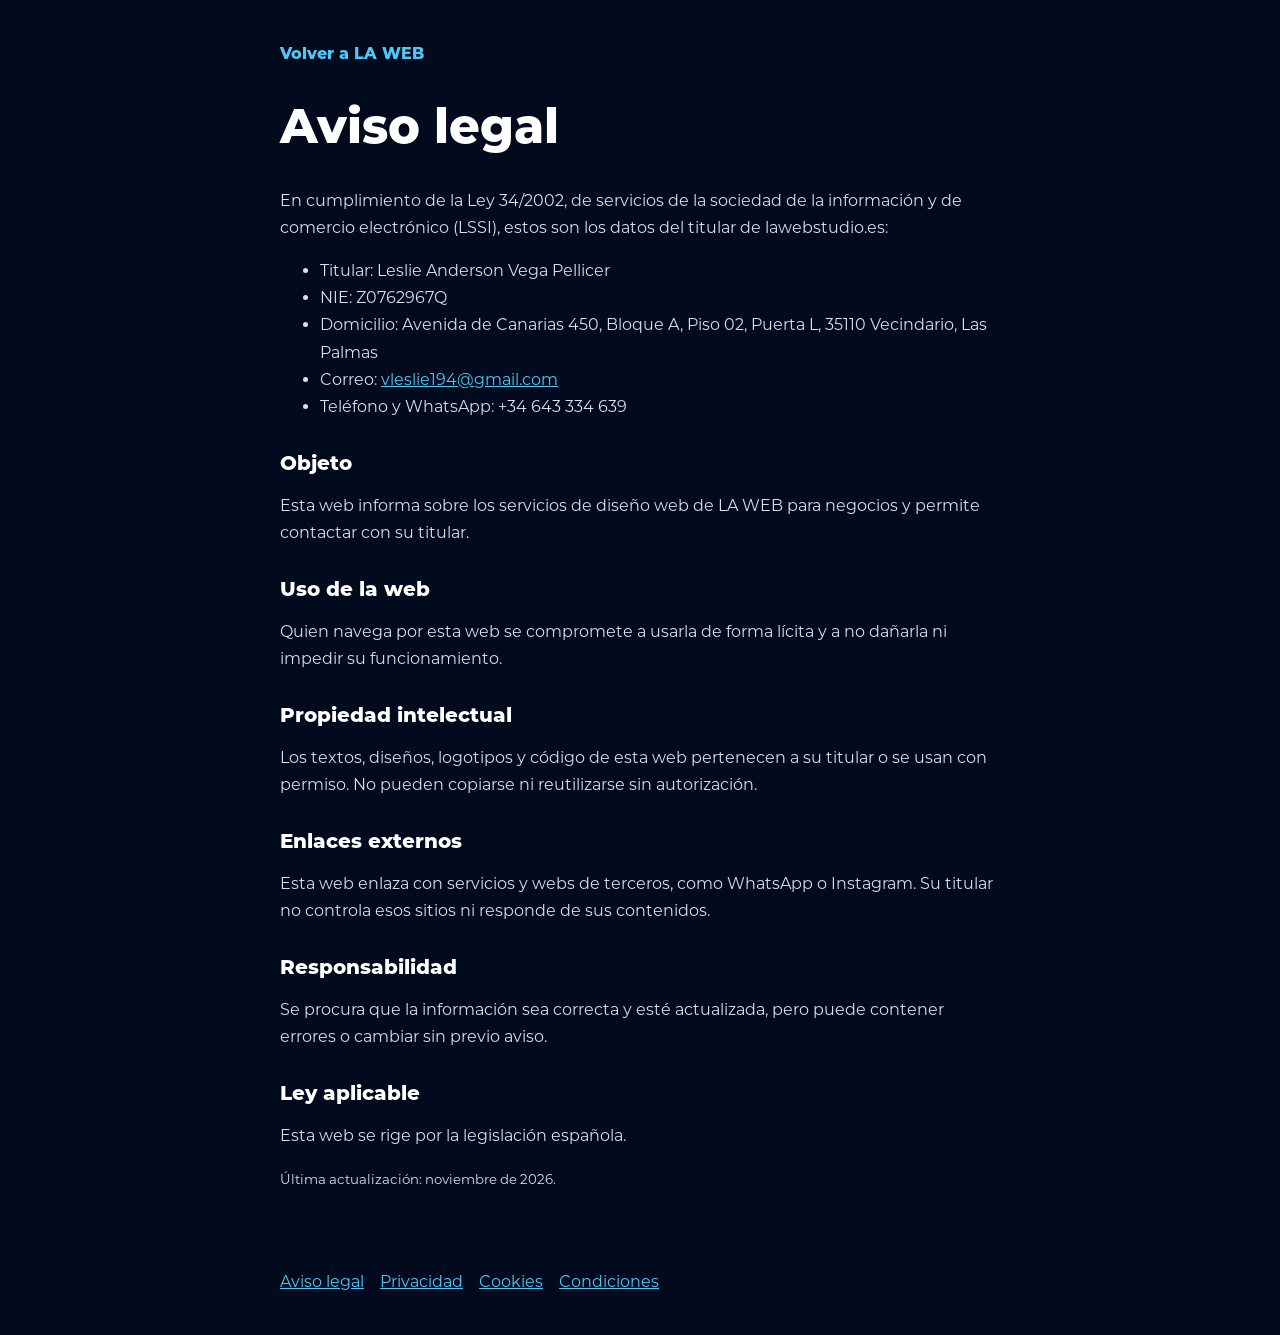
<file: aviso-legal.html>
<!doctype html>
<html lang="es"><head><meta charset="utf-8"><meta name="viewport" content="width=device-width, initial-scale=1">
<title>Aviso legal | LA WEB</title><meta name="robots" content="noindex,follow"><link rel="icon" href="favicon.svg" type="image/svg+xml">
<style>
@font-face{font-family:Montserrat;font-weight:400;font-display:swap;src:url(fonts/Montserrat-Regular.woff2) format("woff2")}
@font-face{font-family:Montserrat;font-weight:800 900;font-display:swap;src:url(fonts/Montserrat-ExtraBold.woff2) format("woff2")}
body{margin:0;background:#020A1E;color:#D5E0F1;font:400 1rem/1.7 Montserrat,system-ui,sans-serif}
main{max-width:720px;margin:auto;padding:40px 20px 60px}
h1,h2{color:#fff;font-weight:800;line-height:1.15}h1{font-size:clamp(2rem,6vw,3rem)}h2{font-size:1.25rem;margin-top:32px}
a{color:#4FC8F7}.back{font-weight:800;text-decoration:none}
footer{max-width:720px;margin:auto;padding:0 20px 40px;display:flex;flex-wrap:wrap;gap:16px}
</style></head><body><main><a class="back" href="index.html">Volver a LA WEB</a><h1>Aviso legal</h1>
<p>En cumplimiento de la Ley 34/2002, de servicios de la sociedad de la información y de comercio electrónico (LSSI), estos son los datos del titular de lawebstudio.es:</p><ul><li>Titular: Leslie Anderson Vega Pellicer</li><li>NIE: Z0762967Q</li><li>Domicilio: Avenida de Canarias 450, Bloque A, Piso 02, Puerta L, 35110 Vecindario, Las Palmas</li><li>Correo: <a href="mailto:vleslie194@gmail.com">vleslie194@gmail.com</a></li><li>Teléfono y WhatsApp: +34 643 334 639</li></ul>
<h2>Objeto</h2><p>Esta web informa sobre los servicios de diseño web de LA WEB para negocios y permite contactar con su titular.</p>
<h2>Uso de la web</h2><p>Quien navega por esta web se compromete a usarla de forma lícita y a no dañarla ni impedir su funcionamiento.</p>
<h2>Propiedad intelectual</h2><p>Los textos, diseños, logotipos y código de esta web pertenecen a su titular o se usan con permiso. No pueden copiarse ni reutilizarse sin autorización.</p>
<h2>Enlaces externos</h2><p>Esta web enlaza con servicios y webs de terceros, como WhatsApp o Instagram. Su titular no controla esos sitios ni responde de sus contenidos.</p>
<h2>Responsabilidad</h2><p>Se procura que la información sea correcta y esté actualizada, pero puede contener errores o cambiar sin previo aviso.</p>
<h2>Ley aplicable</h2><p>Esta web se rige por la legislación española.</p>
<p><small>Última actualización: noviembre de 2026.</small></p></main>
<footer><a href="aviso-legal.html">Aviso legal</a><a href="privacidad.html">Privacidad</a><a href="cookies.html">Cookies</a><a href="condiciones.html">Condiciones</a></footer></body></html>
</file>
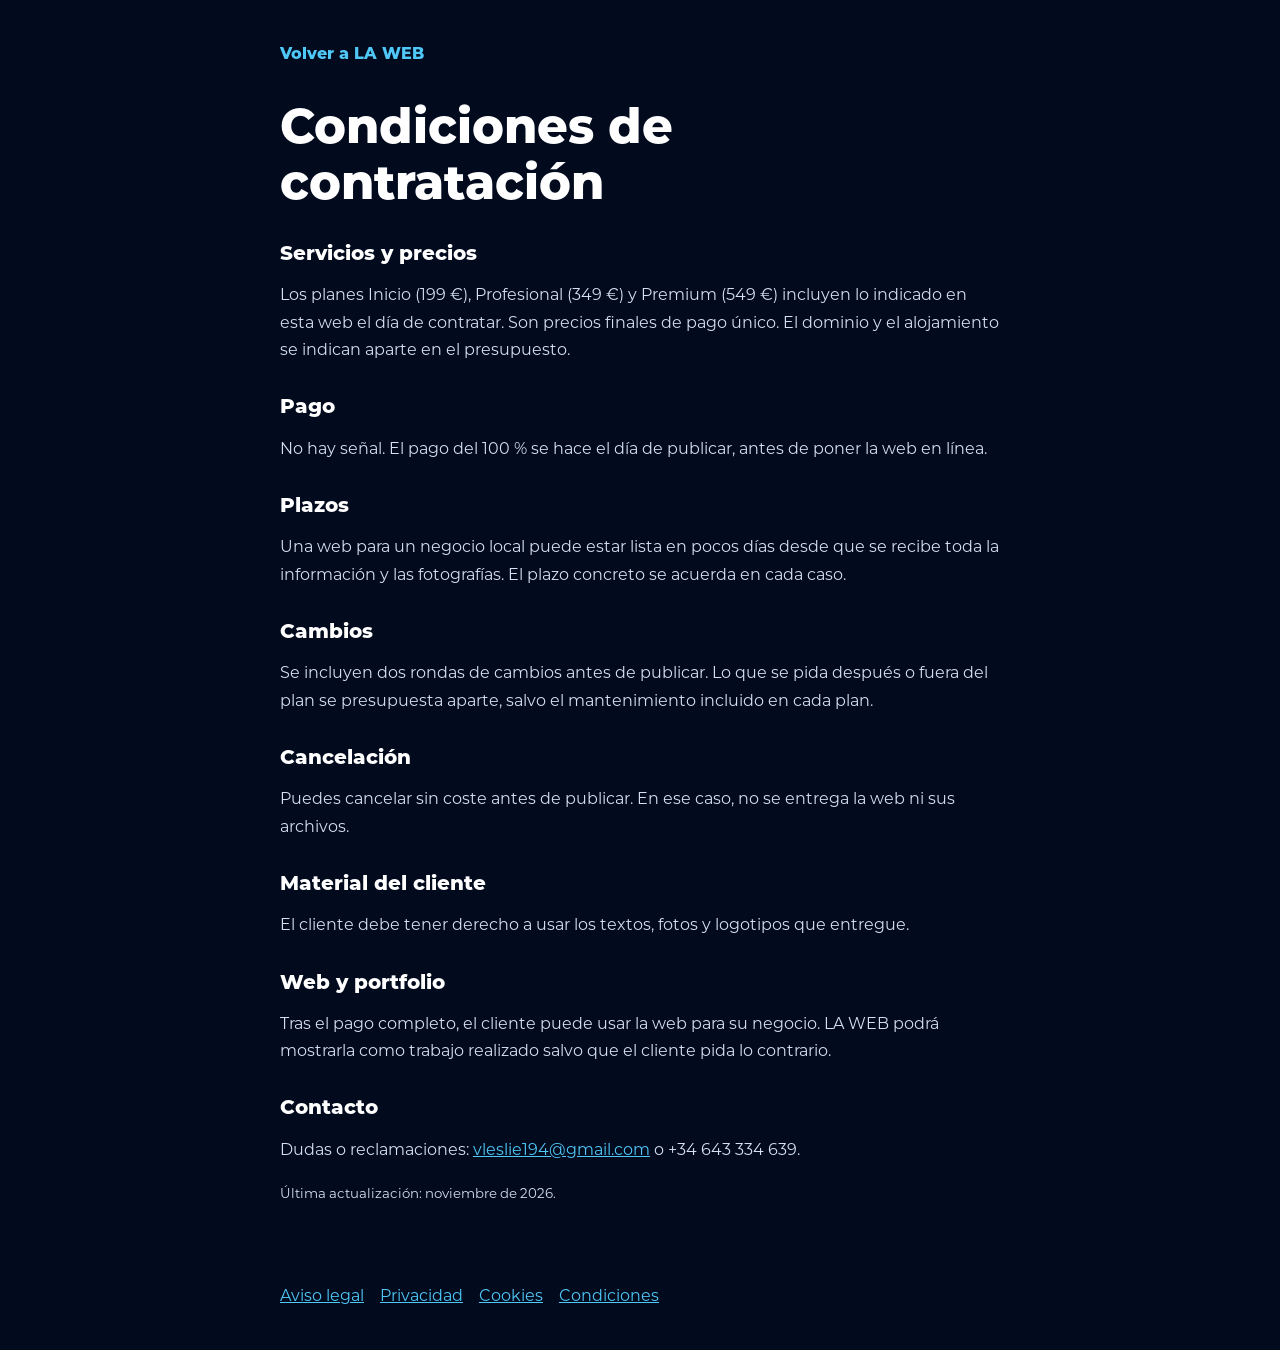
<file: condiciones.html>
<!doctype html>
<html lang="es"><head><meta charset="utf-8"><meta name="viewport" content="width=device-width, initial-scale=1">
<title>Condiciones de contratación | LA WEB</title><meta name="robots" content="noindex,follow"><link rel="icon" href="favicon.svg" type="image/svg+xml">
<style>
@font-face{font-family:Montserrat;font-weight:400;font-display:swap;src:url(fonts/Montserrat-Regular.woff2) format("woff2")}
@font-face{font-family:Montserrat;font-weight:800 900;font-display:swap;src:url(fonts/Montserrat-ExtraBold.woff2) format("woff2")}
body{margin:0;background:#020A1E;color:#D5E0F1;font:400 1rem/1.7 Montserrat,system-ui,sans-serif}
main{max-width:720px;margin:auto;padding:40px 20px 60px}
h1,h2{color:#fff;font-weight:800;line-height:1.15}h1{font-size:clamp(2rem,6vw,3rem)}h2{font-size:1.25rem;margin-top:32px}
a{color:#4FC8F7}.back{font-weight:800;text-decoration:none}
footer{max-width:720px;margin:auto;padding:0 20px 40px;display:flex;flex-wrap:wrap;gap:16px}
</style></head><body><main><a class="back" href="index.html">Volver a LA WEB</a><h1>Condiciones de contratación</h1>
<h2>Servicios y precios</h2><p>Los planes Inicio (199 €), Profesional (349 €) y Premium (549 €) incluyen lo indicado en esta web el día de contratar. Son precios finales de pago único. El dominio y el alojamiento se indican aparte en el presupuesto.</p>
<h2>Pago</h2><p>No hay señal. El pago del 100 % se hace el día de publicar, antes de poner la web en línea.</p>
<h2>Plazos</h2><p>Una web para un negocio local puede estar lista en pocos días desde que se recibe toda la información y las fotografías. El plazo concreto se acuerda en cada caso.</p>
<h2>Cambios</h2><p>Se incluyen dos rondas de cambios antes de publicar. Lo que se pida después o fuera del plan se presupuesta aparte, salvo el mantenimiento incluido en cada plan.</p>
<h2>Cancelación</h2><p>Puedes cancelar sin coste antes de publicar. En ese caso, no se entrega la web ni sus archivos.</p>
<h2>Material del cliente</h2><p>El cliente debe tener derecho a usar los textos, fotos y logotipos que entregue.</p>
<h2>Web y portfolio</h2><p>Tras el pago completo, el cliente puede usar la web para su negocio. LA WEB podrá mostrarla como trabajo realizado salvo que el cliente pida lo contrario.</p>
<h2>Contacto</h2><p>Dudas o reclamaciones: <a href="mailto:vleslie194@gmail.com">vleslie194@gmail.com</a> o +34 643 334 639.</p>
<p><small>Última actualización: noviembre de 2026.</small></p></main><footer><a href="aviso-legal.html">Aviso legal</a><a href="privacidad.html">Privacidad</a><a href="cookies.html">Cookies</a><a href="condiciones.html">Condiciones</a></footer></body></html>
</file>
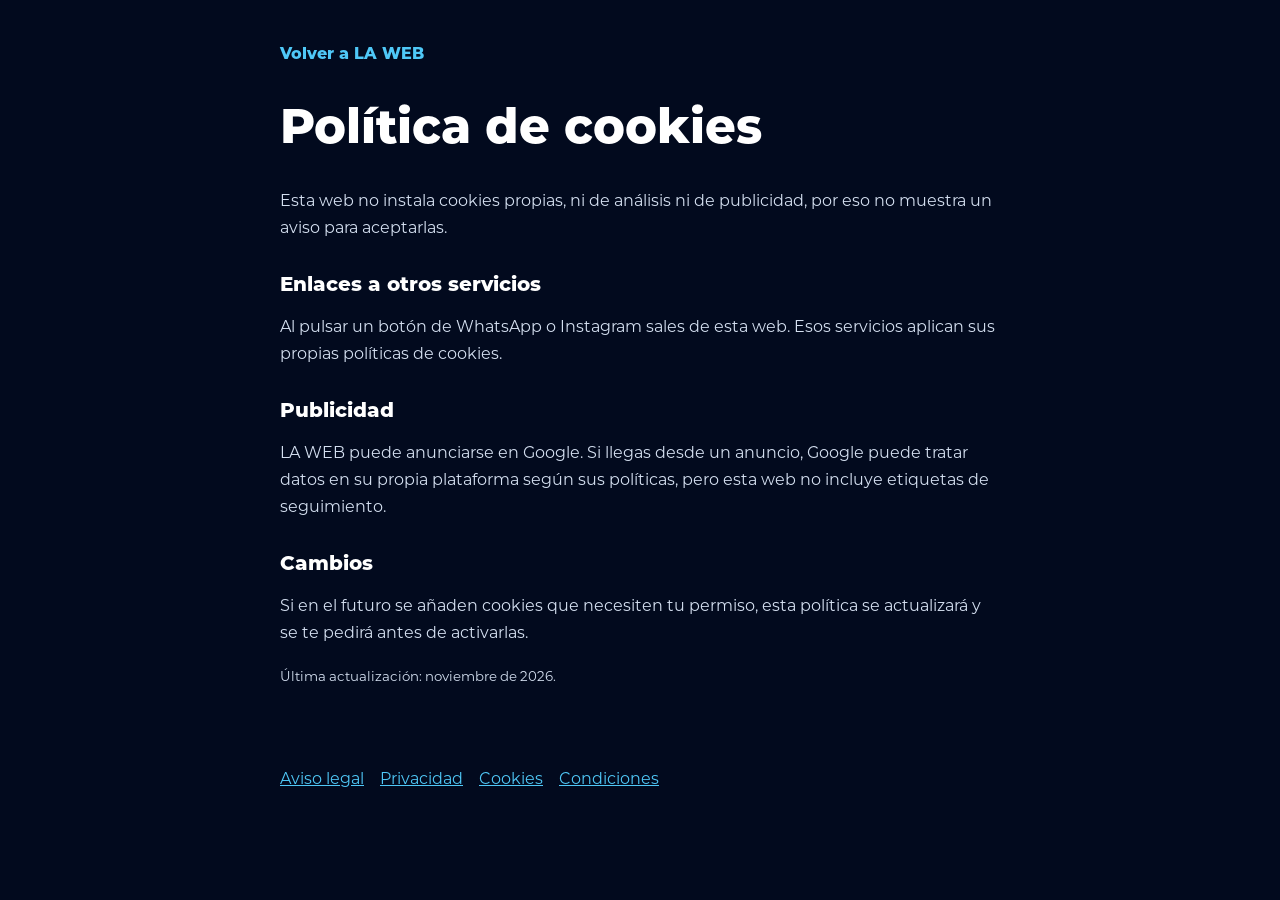
<file: cookies.html>
<!doctype html>
<html lang="es"><head><meta charset="utf-8"><meta name="viewport" content="width=device-width, initial-scale=1">
<title>Política de cookies | LA WEB</title><meta name="robots" content="noindex,follow"><link rel="icon" href="favicon.svg" type="image/svg+xml">
<style>
@font-face{font-family:Montserrat;font-weight:400;font-display:swap;src:url(fonts/Montserrat-Regular.woff2) format("woff2")}
@font-face{font-family:Montserrat;font-weight:800 900;font-display:swap;src:url(fonts/Montserrat-ExtraBold.woff2) format("woff2")}
body{margin:0;background:#020A1E;color:#D5E0F1;font:400 1rem/1.7 Montserrat,system-ui,sans-serif}
main{max-width:720px;margin:auto;padding:40px 20px 60px}
h1,h2{color:#fff;font-weight:800;line-height:1.15}h1{font-size:clamp(2rem,6vw,3rem)}h2{font-size:1.25rem;margin-top:32px}
a{color:#4FC8F7}.back{font-weight:800;text-decoration:none}
footer{max-width:720px;margin:auto;padding:0 20px 40px;display:flex;flex-wrap:wrap;gap:16px}
</style></head><body><main><a class="back" href="index.html">Volver a LA WEB</a><h1>Política de cookies</h1>
<p>Esta web no instala cookies propias, ni de análisis ni de publicidad, por eso no muestra un aviso para aceptarlas.</p>
<h2>Enlaces a otros servicios</h2><p>Al pulsar un botón de WhatsApp o Instagram sales de esta web. Esos servicios aplican sus propias políticas de cookies.</p>
<h2>Publicidad</h2><p>LA WEB puede anunciarse en Google. Si llegas desde un anuncio, Google puede tratar datos en su propia plataforma según sus políticas, pero esta web no incluye etiquetas de seguimiento.</p>
<h2>Cambios</h2><p>Si en el futuro se añaden cookies que necesiten tu permiso, esta política se actualizará y se te pedirá antes de activarlas.</p>
<p><small>Última actualización: noviembre de 2026.</small></p></main>
<footer><a href="aviso-legal.html">Aviso legal</a><a href="privacidad.html">Privacidad</a><a href="cookies.html">Cookies</a><a href="condiciones.html">Condiciones</a></footer></body></html>
</file>
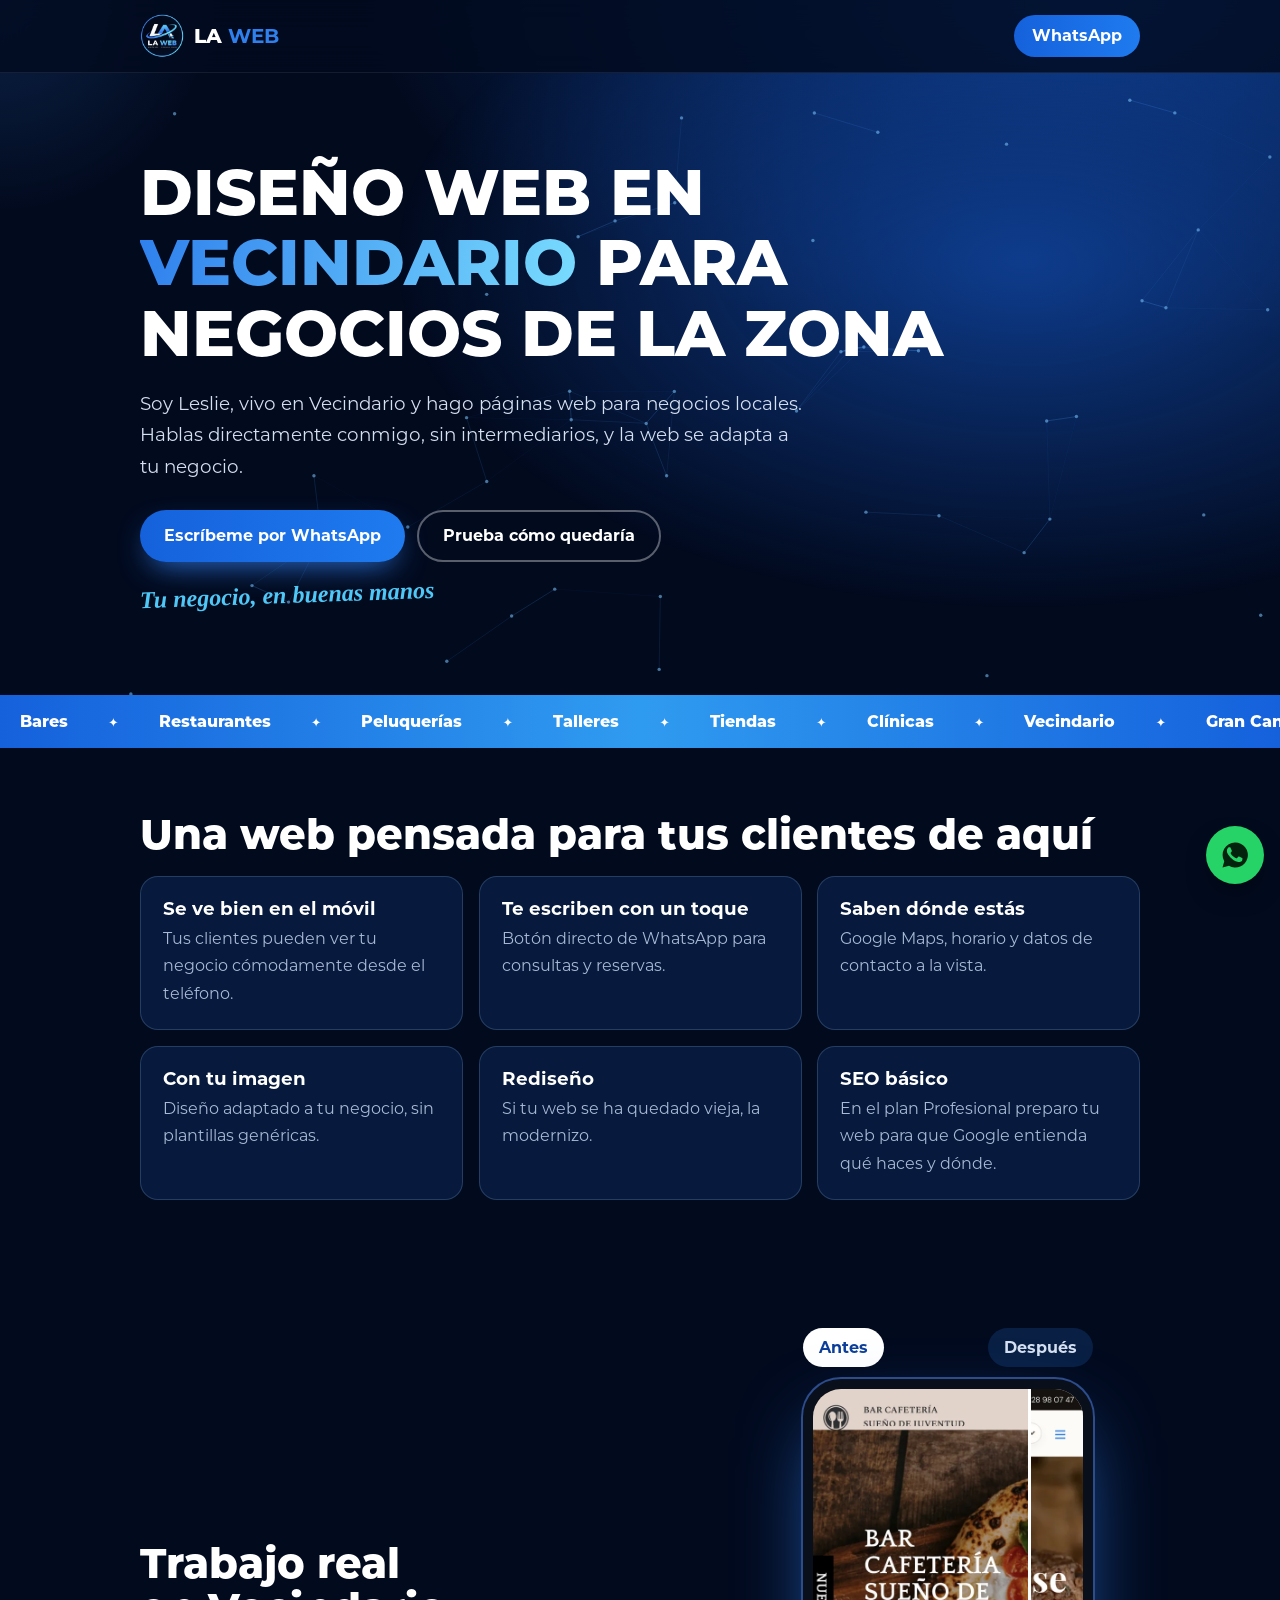
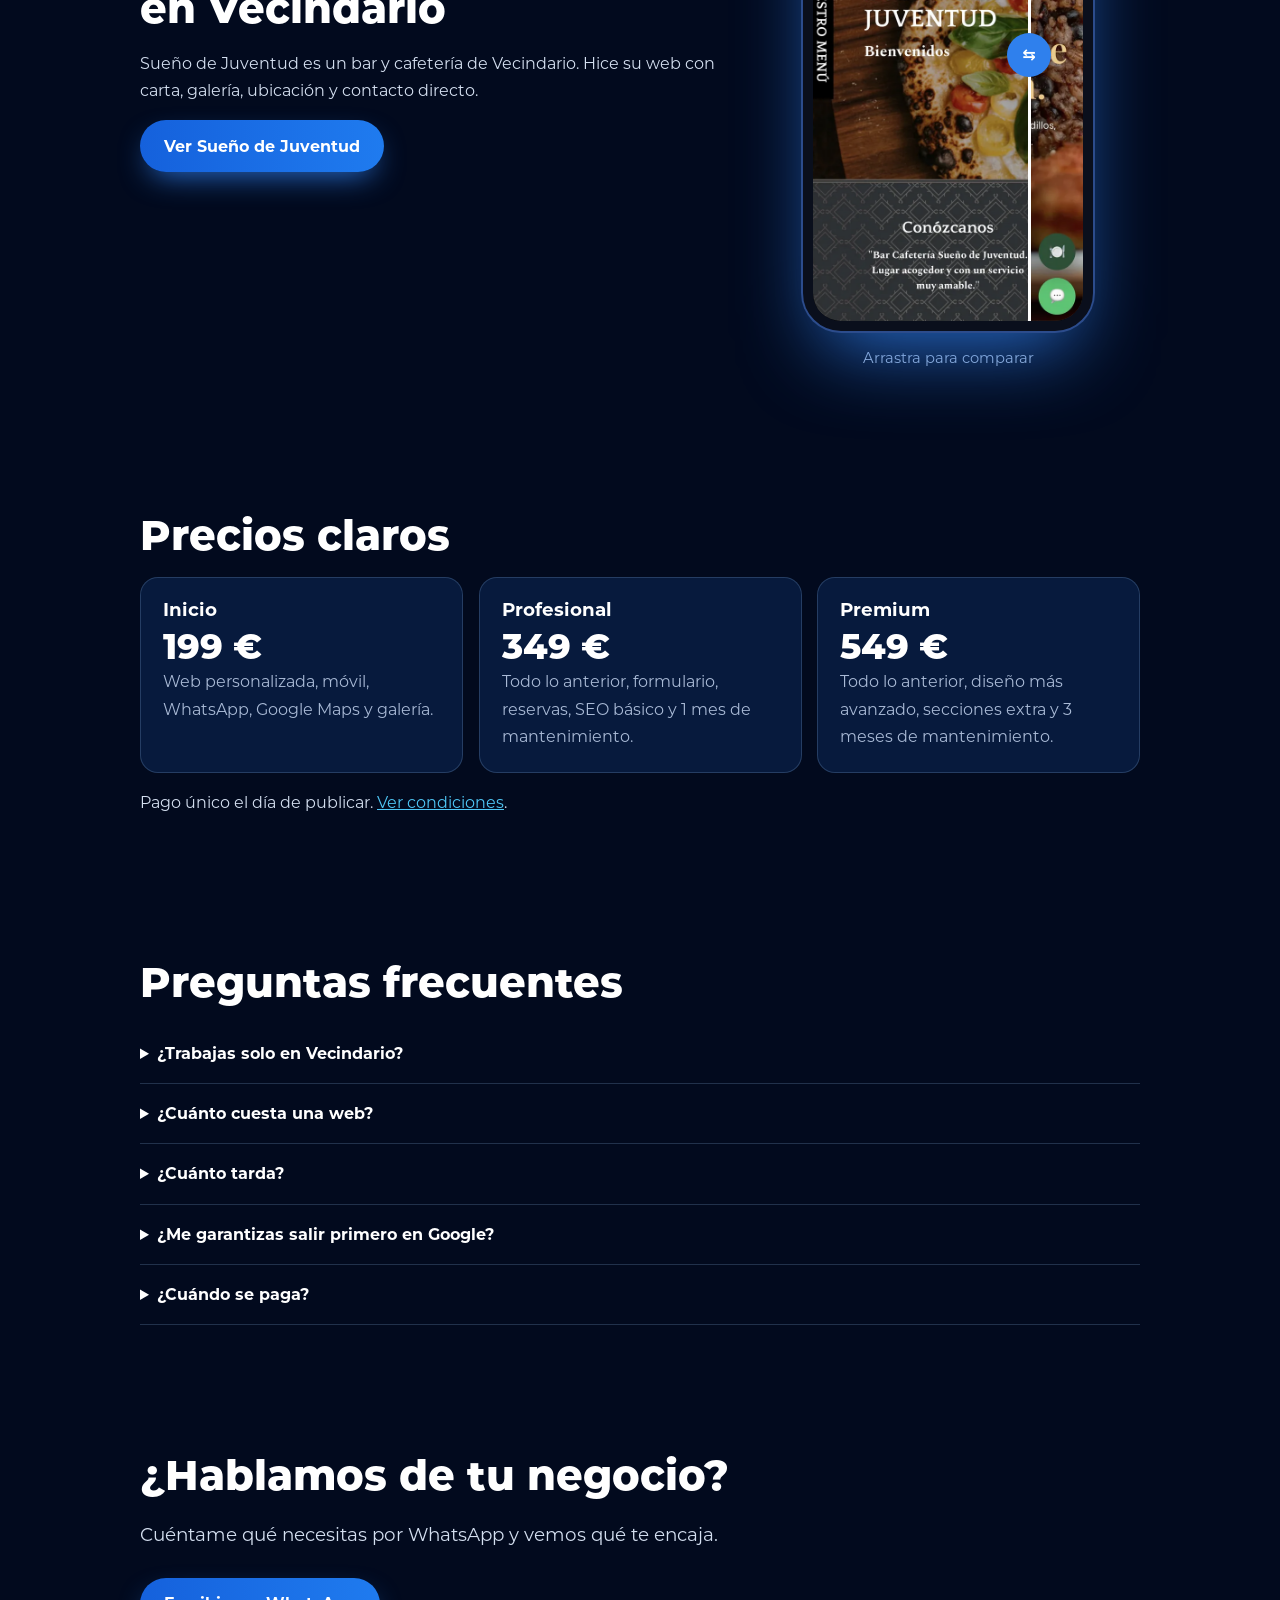
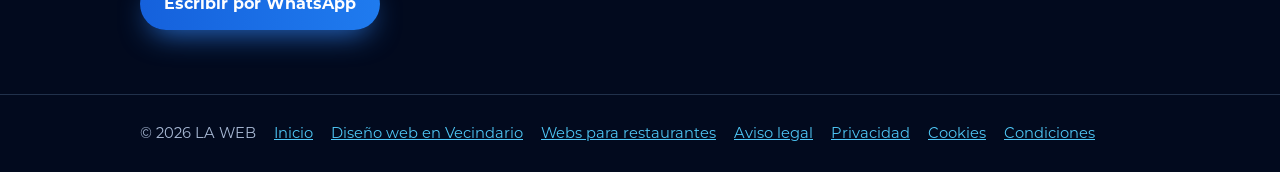
<file: diseno-web-vecindario.html>
<!doctype html>
<html lang="es"><head><meta charset="utf-8"><meta name="viewport" content="width=device-width, initial-scale=1">
<title>Diseño Web en Vecindario | LA WEB</title><meta name="description" content="Diseño de páginas web en Vecindario para negocios locales. Webs rápidas, adaptadas a móvil y con WhatsApp, desde 199 €. Trato directo con Leslie."><link rel="canonical" href="https://lawebstudio.es/diseno-web-vecindario.html">
<meta property="og:type" content="website"><meta property="og:locale" content="es_ES"><meta property="og:site_name" content="LA WEB"><meta property="og:title" content="Diseño Web en Vecindario | LA WEB"><meta property="og:description" content="Diseño de páginas web en Vecindario para negocios locales. Webs rápidas, adaptadas a móvil y con WhatsApp, desde 199 €. Trato directo con Leslie."><meta property="og:url" content="https://lawebstudio.es/diseno-web-vecindario.html"><meta property="og:image" content="https://lawebstudio.es/og-image.jpg">
<meta name="theme-color" content="#020A1E"><link rel="icon" href="favicon.svg" type="image/svg+xml"><style>
@font-face{font-family:Montserrat;font-weight:400;font-display:swap;src:url(fonts/Montserrat-Regular.woff2) format("woff2")}
@font-face{font-family:Montserrat;font-weight:500;font-display:swap;src:url(fonts/Montserrat-Medium.woff2) format("woff2")}
@font-face{font-family:Montserrat;font-weight:600;font-display:swap;src:url(fonts/Montserrat-SemiBold.woff2) format("woff2")}
@font-face{font-family:Montserrat;font-weight:700;font-display:swap;src:url(fonts/Montserrat-Bold.woff2) format("woff2")}
@font-face{font-family:Montserrat;font-weight:800 900;font-display:swap;src:url(fonts/Montserrat-ExtraBold.woff2) format("woff2")}
:root{--bg:#020A1E;--p:#0A1E45;--l:rgba(160,205,255,.2);--t:#D5E0F1;--m:#A9BAD6;--b:#2F80ED;--c:#4FC8F7}
*{box-sizing:border-box}body{margin:0;background:radial-gradient(80% 500px at 85% 0,#0E3C8C,transparent 70%) no-repeat,var(--bg);color:var(--t);font:400 1rem/1.7 Montserrat,system-ui,sans-serif;overflow-x:clip}
a{color:var(--c)}.w{max-width:1040px;margin:auto;padding-inline:20px}
nav{display:flex;align-items:center;gap:12px;height:72px}nav a.l{display:flex;gap:10px;align-items:center;color:#fff;font-weight:800;font-size:1.25rem;text-decoration:none;margin-right:auto}nav img{width:44px;height:44px;border-radius:50%}nav b{color:var(--b)}
h1,h2,h3{color:#fff;line-height:1.1;margin:0;text-wrap:balance}h1{font-size:clamp(2.2rem,6vw,4rem);font-weight:900;text-transform:uppercase;max-width:15em}h2{font-size:clamp(1.7rem,4vw,2.6rem);font-weight:800;margin-bottom:18px}h3{font-size:1.15rem;font-weight:700;margin-bottom:6px}
.hero{padding-block:clamp(40px,8vw,84px)}.lead{font-size:1.15rem;max-width:56ch;margin:20px 0 28px}
.btn{display:inline-flex;align-items:center;min-height:52px;padding:0 24px;border-radius:99px;background:linear-gradient(90deg,#1561DC,#1F7BEF);color:#fff;font-weight:700;text-decoration:none;box-shadow:0 12px 30px -10px rgba(47,128,237,.9);transition:transform .2s}.btn:hover{transform:translateY(-2px)}
.ghost{background:none;border:2px solid rgba(255,255,255,.35);box-shadow:none}.cta{display:flex;flex-wrap:wrap;gap:12px}
section{padding-block:clamp(36px,6vw,64px)}.grid{display:grid;grid-template-columns:repeat(3,minmax(0,1fr));gap:16px}.c{padding:22px;border-radius:18px;background:var(--p);border:1px solid var(--l)}.c p{margin:0;color:var(--m)}
.two{display:grid;grid-template-columns:minmax(0,1.2fr) minmax(0,.8fr);gap:40px;align-items:center}.ph{width:min(260px,100%);margin:auto;border-radius:34px;border:9px solid #0A0F1C;box-shadow:0 0 0 2px #2C4C8C,0 26px 60px -20px rgba(47,128,237,.85);display:block}
ul{padding-left:20px}li{margin-bottom:6px}.prices{display:grid;grid-template-columns:repeat(3,minmax(0,1fr));gap:16px}.c strong{display:block;color:#fff;font-size:2.2rem;font-weight:900;line-height:1.2}
details{border-bottom:1px solid var(--l)}summary{cursor:pointer;padding-block:16px;font-weight:700;color:#fff}details p{margin:0 0 16px}
footer{border-top:1px solid var(--l);padding-block:26px;color:var(--m);font-size:.92rem}footer .w{display:flex;flex-wrap:wrap;gap:8px 18px}
@media(max-width:760px){.grid,.prices,.two{grid-template-columns:minmax(0,1fr)}}

#progress{position:fixed;top:0;left:0;height:3px;width:100%;background:linear-gradient(90deg,var(--b),var(--c));transform:scaleX(0);transform-origin:left;z-index:30}
.top{position:sticky;top:0;z-index:20;background:rgba(2,10,30,.8);backdrop-filter:blur(14px);-webkit-backdrop-filter:blur(14px);border-bottom:1px solid rgba(255,255,255,.08)}
nav a.wa{display:inline-flex;align-items:center;min-height:42px;padding:0 18px;border-radius:99px;background:linear-gradient(90deg,#1561DC,#1F7BEF);color:#fff;font-weight:700;text-decoration:none}
.hero-band{position:relative;overflow:hidden;background:radial-gradient(70% 80% at 80% 30%,#0E3C8C 0,transparent 70%)}#net{position:absolute;inset:0;width:100%;height:100%}.hero{position:relative;z-index:1}
h1 .wd{display:inline-block;animation:rise .7s cubic-bezier(.2,.8,.2,1) both;animation-delay:calc(var(--i)*55ms)}h1 .hl{background:linear-gradient(100deg,#2F80ED,#7FE3FF,#2F80ED);background-size:220% 100%;-webkit-background-clip:text;background-clip:text;color:transparent;animation:rise .7s cubic-bezier(.2,.8,.2,1) both,sheen 4s linear 1s infinite;animation-delay:calc(var(--i)*55ms),1s}
@keyframes rise{from{opacity:0;transform:translateY(.5em) rotate(2deg)}}@keyframes sheen{to{background-position:-220% 0}}
.slogan{display:inline-block;margin-top:20px;font:italic 700 1.5rem 'Snell Roundhand','Segoe Script',cursive;color:var(--c);transform:rotate(-2deg)}
.marquee{overflow:hidden;padding-block:13px;background:linear-gradient(90deg,#1561DC,#2F9BF0,#1561DC);color:#fff;font-weight:800}.track{display:flex;width:max-content;animation:slide 30s linear infinite}.track span{padding-inline:20px;white-space:nowrap}.track span::after{content:"✦";margin-left:40px;font-size:.8em}@keyframes slide{to{transform:translateX(-50%)}}
.c{--mx:50%;--my:0%;--tx:0deg;--ty:0deg;position:relative;overflow:hidden;background:rgba(13,42,92,.5);transform:perspective(900px) rotateX(var(--tx)) rotateY(var(--ty));transition:transform .18s,box-shadow .25s,border-color .25s}.c::before{content:"";position:absolute;inset:0;background:radial-gradient(220px at var(--mx) var(--my),rgba(79,200,247,.28),transparent 70%);opacity:0;transition:opacity .25s;pointer-events:none}.c:hover{border-color:var(--c);box-shadow:0 24px 50px -24px rgba(47,128,237,.85)}.c:hover::before{opacity:1}
.btn{--bx:0px;--by:0px;transform:translate(var(--bx),var(--by))}.btn:hover{transform:translate(var(--bx),calc(var(--by) - 2px))}
.ba-box{width:min(290px,100%);margin:auto}.ba-labels{display:flex;justify-content:space-between;margin-bottom:12px;font-weight:700}.ba-labels span{padding:6px 16px;border-radius:99px;background:rgba(47,128,237,.18);transition:.2s}.ba-labels span.on{background:#fff;color:#0D3F99}
.ba{--pos:50%;position:relative;width:100%;aspect-ratio:620/1180;border-radius:38px;border:10px solid #0A0F1C;overflow:hidden;box-shadow:0 0 0 2px #2C4C8C,0 34px 80px -20px rgba(47,128,237,.85);user-select:none;touch-action:pan-y;background:#000}.ba img{position:absolute;inset:0;width:100%;height:100%;object-fit:cover}.ba .after{clip-path:inset(0 0 0 var(--pos))}.handle{position:absolute;top:0;bottom:0;left:var(--pos);width:3px;margin-left:-1.5px;background:#fff;pointer-events:none;z-index:2}.handle::after{content:"⇆";position:absolute;top:50%;left:50%;width:44px;height:44px;margin:-22px;border-radius:50%;background:var(--b);color:#fff;display:grid;place-items:center;font-weight:800}#ba-range{position:absolute;inset:0;width:100%;height:100%;margin:0;opacity:0;cursor:ew-resize;z-index:3}.note{text-align:center;color:var(--m);font-size:.92rem}
details[open] p{animation:pop .3s both}@keyframes pop{from{opacity:0;transform:translateY(10px)}}.in{animation:enter .7s cubic-bezier(.2,.8,.2,1) both}@keyframes enter{from{opacity:0;transform:translateY(26px)}}
.glow{position:fixed;left:0;top:0;width:460px;height:460px;margin:-230px;border-radius:50%;background:radial-gradient(circle,rgba(47,128,237,.2),transparent 65%);pointer-events:none;z-index:1;opacity:0;mix-blend-mode:screen}
.float{position:fixed;right:calc(16px + env(safe-area-inset-right,0px));bottom:calc(16px + env(safe-area-inset-bottom,0px));width:58px;height:58px;border-radius:50%;background:#25D366;color:#04230F;display:grid;place-items:center;box-shadow:0 12px 26px -8px rgba(0,0,0,.6);z-index:25;transition:transform .2s;font-weight:800;text-decoration:none}.float:hover{transform:scale(1.08)}.float svg{width:30px;height:30px}
main,footer{position:relative;z-index:2}
@media(max-width:760px){nav a.wa{display:none}}
@media(prefers-reduced-motion:reduce){*,*::before,*::after{animation:none!important;transition:none!important}html{scroll-behavior:auto}}</style>
<script type="application/ld+json">{"@context": "https://schema.org", "@graph": [{"@type": "Service", "name": "Diseño web en Vecindario", "serviceType": "Diseño web", "url": "https://lawebstudio.es/diseno-web-vecindario.html", "areaServed": {"@type": "Place", "name": "Gran Canaria"}, "provider": {"@type": "Organization", "name": "LA WEB", "url": "https://lawebstudio.es/"}, "offers": {"@type": "Offer", "price": "199", "priceCurrency": "EUR"}}, {"@type": "FAQPage", "mainEntity": [{"@type": "Question", "name": "¿Trabajas solo en Vecindario?", "acceptedAnswer": {"@type": "Answer", "text": "Vivo en Vecindario, pero trabajo con negocios de toda Gran Canaria."}}, {"@type": "Question", "name": "¿Cuánto cuesta una web?", "acceptedAnswer": {"@type": "Answer", "text": "Los planes son de 199, 349 y 549 €, en pago único. Si necesitas algo diferente, te preparo una propuesta."}}, {"@type": "Question", "name": "¿Cuánto tarda?", "acceptedAnswer": {"@type": "Answer", "text": "Una web para un negocio local puede estar lista en pocos días desde que tenga la información y las fotos."}}, {"@type": "Question", "name": "¿Me garantizas salir primero en Google?", "acceptedAnswer": {"@type": "Answer", "text": "No. Nadie puede garantizarlo. Sí puedo preparar bien la web para que Google entienda tu negocio."}}, {"@type": "Question", "name": "¿Cuándo se paga?", "acceptedAnswer": {"@type": "Answer", "text": "El pago completo se hace el día de publicar la web."}}]}]}</script></head><body>
<div id="progress"></div><div class="glow" id="glow"></div>
<div class="top"><div class="w"><nav><a class="l" href="index.html"><img src="[data-uri]" alt="Logo de LA WEB" width="44" height="44"><span>LA <b>WEB</b></span></a><a class="wa" href="https://wa.me/34643334639?text=Hola%20Leslie%2C%20tengo%20un%20negocio%20en%20Vecindario%20y%20quiero%20una%20web.">WhatsApp</a></nav></div></div>
<main><div class="hero-band"><canvas id="net" aria-hidden="true"></canvas><header class="w hero"><h1 id="h1" data-hl="Vecindario">Diseño web en Vecindario para negocios de la zona</h1><p class="lead">Soy Leslie, vivo en Vecindario y hago páginas web para negocios locales. Hablas directamente conmigo, sin intermediarios, y la web se adapta a tu negocio.</p><div class="cta"><a class="btn" href="https://wa.me/34643334639?text=Hola%20Leslie%2C%20tengo%20un%20negocio%20en%20Vecindario%20y%20quiero%20una%20web.">Escríbeme por WhatsApp</a><a class="btn ghost" href="index.html#pruebala">Prueba cómo quedaría</a></div><span class="slogan">Tu negocio, en buenas manos</span></header></div>
<div class="marquee" aria-hidden="true"><div class="track" id="track"><span>Bares</span><span>Restaurantes</span><span>Peluquerías</span><span>Talleres</span><span>Tiendas</span><span>Clínicas</span><span>Vecindario</span><span>Gran Canaria</span></div></div>
<section class="w"><h2>Una web pensada para tus clientes de aquí</h2><div class="grid"><div class="c"><h3>Se ve bien en el móvil</h3><p>Tus clientes pueden ver tu negocio cómodamente desde el teléfono.</p></div><div class="c"><h3>Te escriben con un toque</h3><p>Botón directo de WhatsApp para consultas y reservas.</p></div><div class="c"><h3>Saben dónde estás</h3><p>Google Maps, horario y datos de contacto a la vista.</p></div><div class="c"><h3>Con tu imagen</h3><p>Diseño adaptado a tu negocio, sin plantillas genéricas.</p></div><div class="c"><h3>Rediseño</h3><p>Si tu web se ha quedado vieja, la modernizo.</p></div><div class="c"><h3>SEO básico</h3><p>En el plan Profesional preparo tu web para que Google entienda qué haces y dónde.</p></div></div></section>
<section class="w two"><div><h2>Trabajo real en Vecindario</h2><p>Sueño de Juventud es un bar y cafetería de Vecindario. Hice su web con carta, galería, ubicación y contacto directo.</p><a class="btn" href="https://suenodejuventud.es/" target="_blank" rel="noopener">Ver Sueño de Juventud</a></div><div class="ba-box"><div class="ba-labels"><span id="l-a">Antes</span><span id="l-b">Después</span></div><div class="ba" id="ba"><img src="[data-uri]" alt="La web antigua de Sueño de Juventud en un móvil"><img class="after" src="[data-uri]" alt="La web nueva de Sueño de Juventud en un móvil"><div class="handle"></div><input id="ba-range" type="range" min="0" max="100" value="50" aria-label="Comparar la web antigua con la nueva"></div><p class="note">Arrastra para comparar</p></div></section>
<section class="w"><h2>Precios claros</h2><div class="prices"><div class="c"><h3>Inicio</h3><strong>199 €</strong><p>Web personalizada, móvil, WhatsApp, Google Maps y galería.</p></div><div class="c"><h3>Profesional</h3><strong>349 €</strong><p>Todo lo anterior, formulario, reservas, SEO básico y 1 mes de mantenimiento.</p></div><div class="c"><h3>Premium</h3><strong>549 €</strong><p>Todo lo anterior, diseño más avanzado, secciones extra y 3 meses de mantenimiento.</p></div></div><p>Pago único el día de publicar. <a href="condiciones.html">Ver condiciones</a>.</p></section>
<section class="w"><h2>Preguntas frecuentes</h2><details><summary>¿Trabajas solo en Vecindario?</summary><p>Vivo en Vecindario, pero trabajo con negocios de toda Gran Canaria.</p></details><details><summary>¿Cuánto cuesta una web?</summary><p>Los planes son de 199, 349 y 549 €, en pago único. Si necesitas algo diferente, te preparo una propuesta.</p></details><details><summary>¿Cuánto tarda?</summary><p>Una web para un negocio local puede estar lista en pocos días desde que tenga la información y las fotos.</p></details><details><summary>¿Me garantizas salir primero en Google?</summary><p>No. Nadie puede garantizarlo. Sí puedo preparar bien la web para que Google entienda tu negocio.</p></details><details><summary>¿Cuándo se paga?</summary><p>El pago completo se hace el día de publicar la web.</p></details></section>
<section class="w"><h2>¿Hablamos de tu negocio?</h2><p class="lead">Cuéntame qué necesitas por WhatsApp y vemos qué te encaja.</p><a class="btn" href="https://wa.me/34643334639?text=Hola%20Leslie%2C%20tengo%20un%20negocio%20en%20Vecindario%20y%20quiero%20una%20web.">Escribir por WhatsApp</a></section></main>
<footer><div class="w"><span>© 2026 LA WEB</span><a href="index.html">Inicio</a><a href="diseno-web-vecindario.html">Diseño web en Vecindario</a><a href="paginas-web-restaurantes.html">Webs para restaurantes</a><a href="aviso-legal.html">Aviso legal</a><a href="privacidad.html">Privacidad</a><a href="cookies.html">Cookies</a><a href="condiciones.html">Condiciones</a></div></footer><a class="float" href="https://wa.me/34643334639?text=Hola%20Leslie%2C%20tengo%20un%20negocio%20en%20Vecindario%20y%20quiero%20una%20web." aria-label="Escribir por WhatsApp"><svg viewBox="0 0 24 24" fill="currentColor" aria-hidden="true"><path d="M12 2a10 10 0 0 0-8.6 15L2 22l5.2-1.4A10 10 0 1 0 12 2Zm5.8 14.1c-.2.7-1.4 1.3-2 1.4-.5.1-1.2.1-1.9-.1-.4-.1-1-.3-1.8-.7-3.1-1.3-5.1-4.5-5.3-4.7-.2-.2-1.3-1.7-1.3-3.2s.8-2.3 1-2.6c.3-.3.6-.4.8-.4h.6c.2 0 .4 0 .6.5l.9 2.1c.1.2.1.4 0 .6l-.3.5-.4.5c-.2.2-.3.4-.1.7.2.3.8 1.4 1.8 2.2 1.2 1.1 2.3 1.4 2.6 1.6.3.1.5.1.7-.1l.9-1.1c.2-.3.4-.2.7-.1l2 1c.3.1.5.2.6.3.1.2.1.8-.1 1.5Z"/></svg></a><script>
(function(){var reduce=matchMedia('(prefers-reduced-motion: reduce)').matches,$=function(s){return document.querySelector(s)},$$=function(s){return [].slice.call(document.querySelectorAll(s))};
var h=$('#h1'),hl=(h.dataset.hl||'').split(' ');h.innerHTML=h.textContent.split(' ').map(function(w,i){return '<span class="wd'+(hl.indexOf(w)>-1?' hl':'')+'" style="--i:'+i+'">'+w+'</span>'}).join(' ');
var t=$('#track');t.innerHTML+=t.innerHTML;
var bar=$('#progress');function sc(){var m=document.documentElement.scrollHeight-innerHeight;bar.style.transform='scaleX('+(m>0?scrollY/m:0)+')'}addEventListener('scroll',sc,{passive:true});sc();
if(!reduce&&'IntersectionObserver' in window){var io=new IntersectionObserver(function(es){es.forEach(function(e){if(e.isIntersecting){e.target.classList.add('in');io.unobserve(e.target)}})},{rootMargin:'0px 0px -6% 0px'});$$('section h2,.c,.ba-box,details').forEach(function(el){if(el.getBoundingClientRect().top>innerHeight)io.observe(el)})}
if(!reduce&&matchMedia('(hover:hover)').matches){var g=$('#glow');g.style.opacity=1;addEventListener('pointermove',function(e){g.style.transform='translate('+e.clientX+'px,'+e.clientY+'px)'},{passive:true});
$$('.btn').forEach(function(b){b.addEventListener('pointermove',function(e){var r=b.getBoundingClientRect();b.style.setProperty('--bx',((e.clientX-r.left-r.width/2)*.18)+'px');b.style.setProperty('--by',((e.clientY-r.top-r.height/2)*.28)+'px')});b.addEventListener('pointerleave',function(){b.style.setProperty('--bx','0px');b.style.setProperty('--by','0px')})});
$$('.c').forEach(function(c){c.addEventListener('pointermove',function(e){var r=c.getBoundingClientRect(),x=e.clientX-r.left,y=e.clientY-r.top;c.style.setProperty('--mx',x+'px');c.style.setProperty('--my',y+'px');c.style.setProperty('--ty',((x/r.width-.5)*9)+'deg');c.style.setProperty('--tx',((.5-y/r.height)*9)+'deg')});c.addEventListener('pointerleave',function(){c.style.setProperty('--tx','0deg');c.style.setProperty('--ty','0deg')})})}
var ba=$('#ba'),r=$('#ba-range');function set(){ba.style.setProperty('--pos',r.value+'%');$('#l-a').classList.toggle('on',r.value>=50);$('#l-b').classList.toggle('on',r.value<50)}r.addEventListener('input',set);set();
if(!reduce){var demo=true;r.addEventListener('pointerdown',function(){demo=false});r.addEventListener('keydown',function(){demo=false});new IntersectionObserver(function(es,o){if(!es[0].isIntersecting)return;o.disconnect();var t0=performance.now();(function a(t){if(!demo)return;var p=Math.min(1,(t-t0)/2200);r.value=50+Math.sin(p*6.283)*30;set();if(p<1)requestAnimationFrame(a);else{r.value=50;set()}})(t0)},{threshold:.5}).observe(ba)}
(function(){var cv=$('#net'),c=cv.getContext('2d'),host=$('.hero-band'),W,H,P=[],mx=-999,my=-999,run=false,D=Math.min(2,devicePixelRatio||1);
function size(){W=host.clientWidth;H=host.clientHeight;cv.width=W*D;cv.height=H*D;c.setTransform(D,0,0,D,0,0);var n=Math.round(Math.min(90,W*H/16000));P=[];for(var i=0;i<n;i++)P.push({x:Math.random()*W,y:Math.random()*H,a:(Math.random()-.5)*.35,b:(Math.random()-.5)*.35})}
function frame(){c.clearRect(0,0,W,H);P.forEach(function(p,i){p.x+=p.a;p.y+=p.b;if(p.x<0||p.x>W)p.a*=-1;if(p.y<0||p.y>H)p.b*=-1;var d=Math.hypot(p.x-mx,p.y-my);if(d<150){p.x+=(p.x-mx)/d*1.6;p.y+=(p.y-my)/d*1.6}c.fillStyle=d<170?'#7FE3FF':'rgba(127,200,255,.55)';c.beginPath();c.arc(p.x,p.y,d<170?2.6:1.7,0,6.3);c.fill();for(var j=i+1;j<P.length;j++){var q=P[j],e=Math.hypot(p.x-q.x,p.y-q.y);if(e<120){c.strokeStyle='rgba(79,160,247,'+(.3*(1-e/120))+')';c.beginPath();c.moveTo(p.x,p.y);c.lineTo(q.x,q.y);c.stroke()}}});if(run)requestAnimationFrame(frame)}
size();frame();if(reduce)return;addEventListener('resize',size);host.addEventListener('pointermove',function(e){var r=host.getBoundingClientRect();mx=e.clientX-r.left;my=e.clientY-r.top},{passive:true});host.addEventListener('pointerleave',function(){mx=my=-999});new IntersectionObserver(function(es){var on=es[0].isIntersecting;if(on&&!run){run=true;frame()}else if(!on)run=false}).observe(host)})();
})();
</script></body></html>
</file>
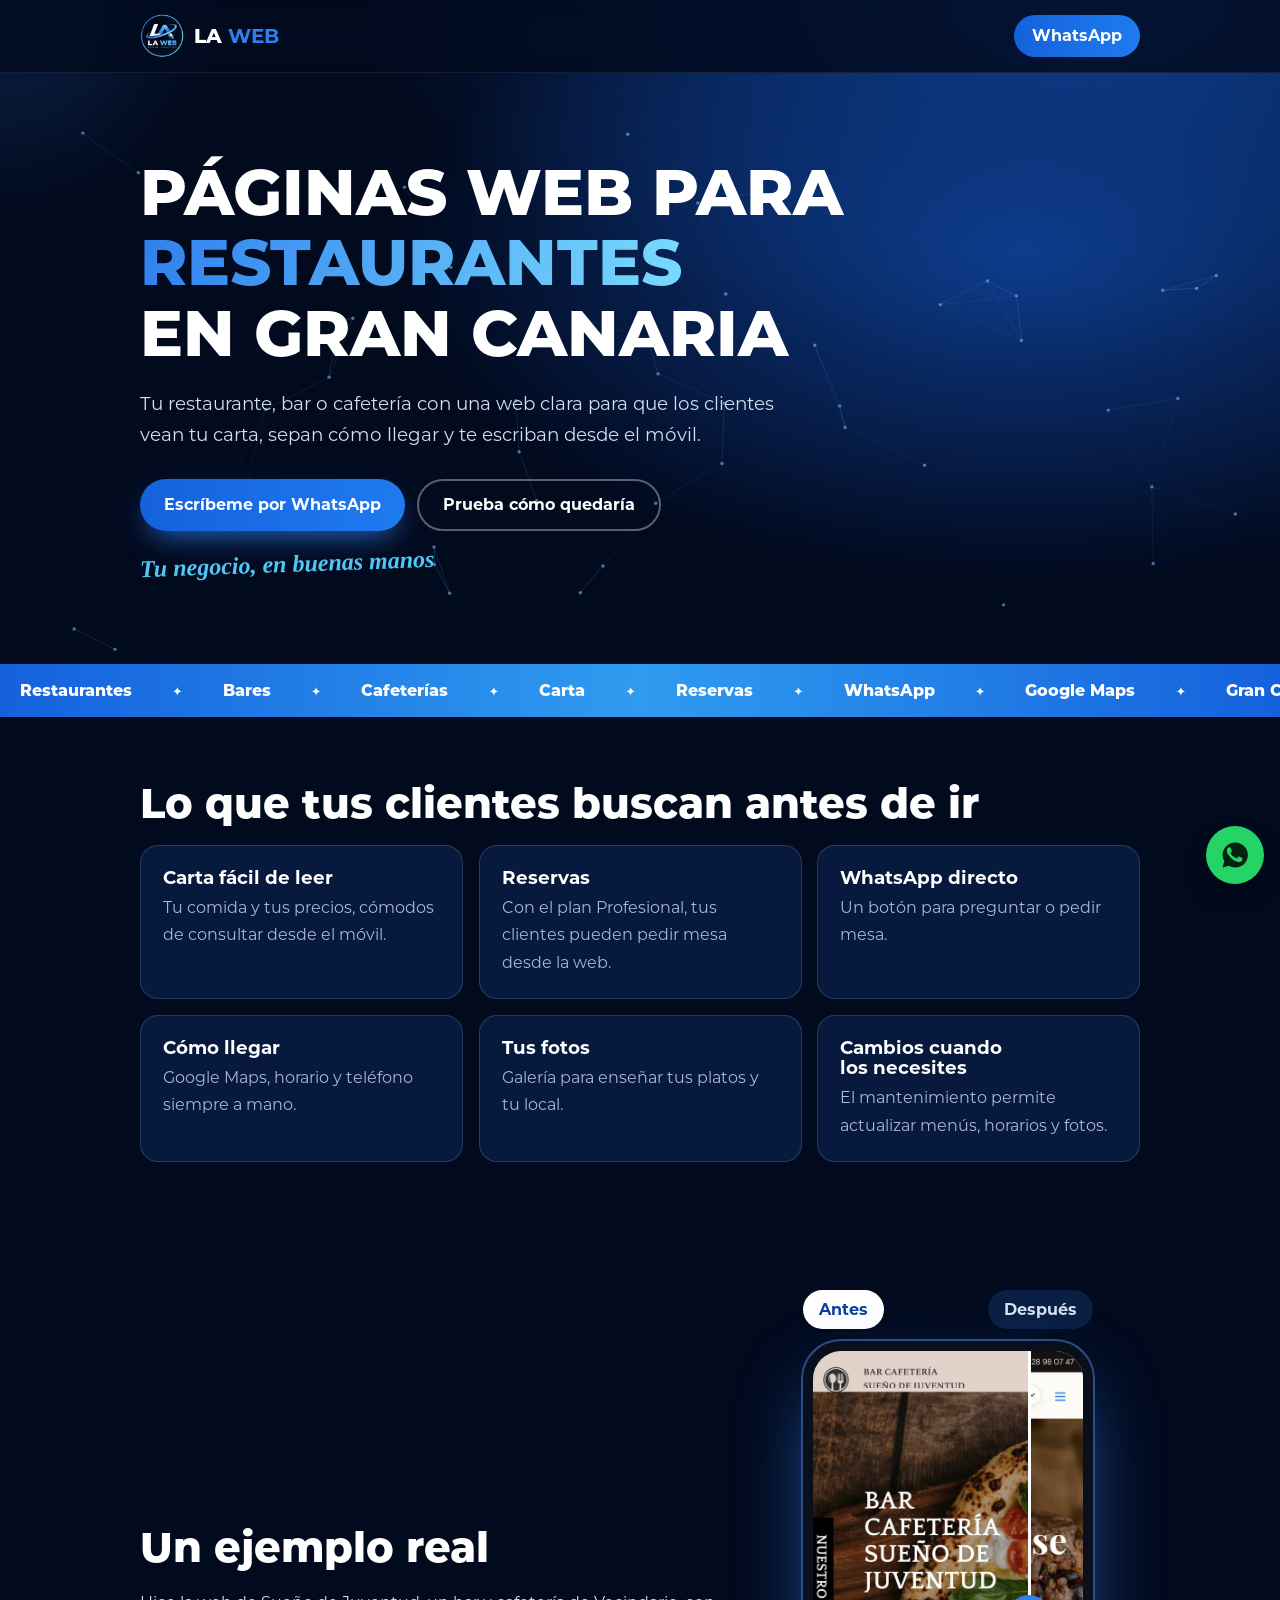
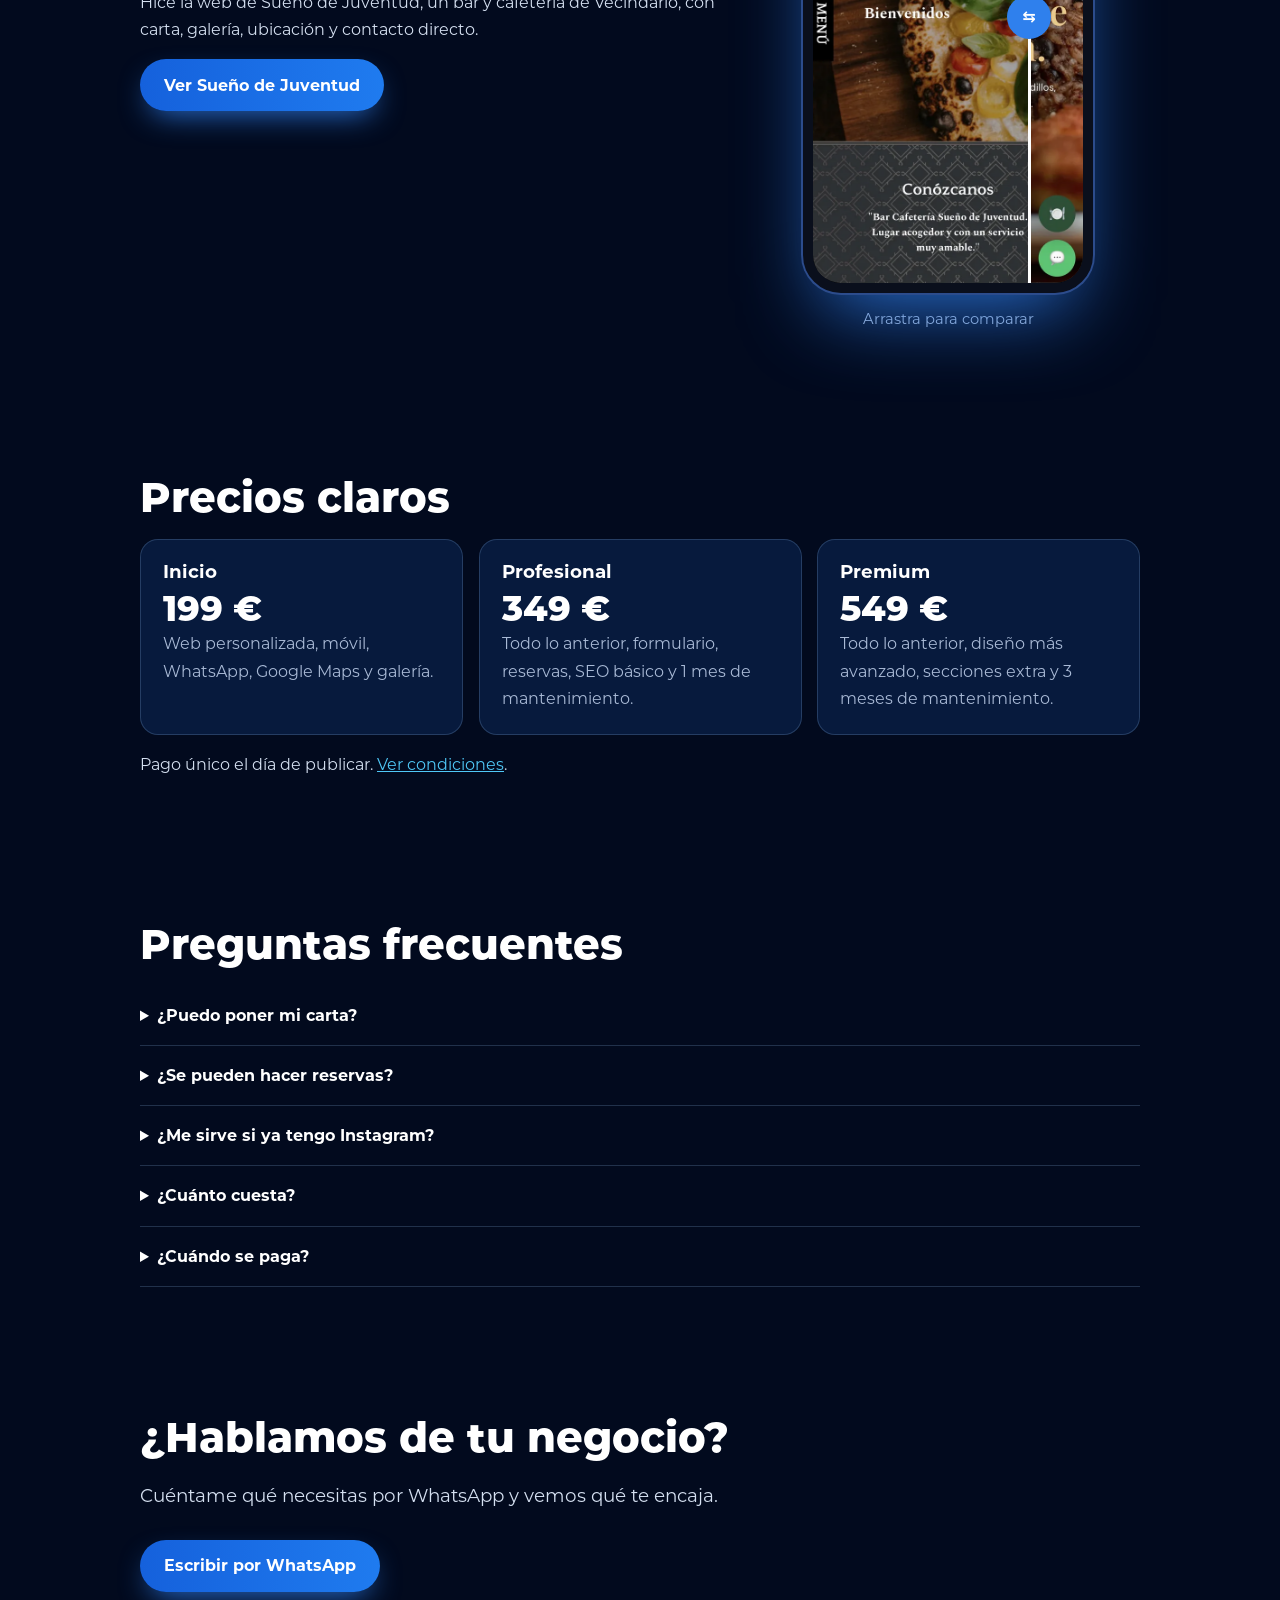
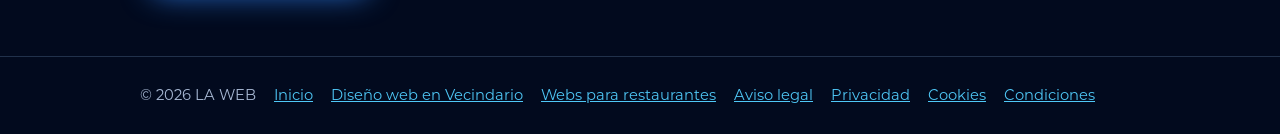
<file: paginas-web-restaurantes.html>
<!doctype html>
<html lang="es"><head><meta charset="utf-8"><meta name="viewport" content="width=device-width, initial-scale=1">
<title>Páginas Web para Restaurantes en Gran Canaria | LA WEB</title><meta name="description" content="Páginas web para restaurantes, bares y cafeterías de Gran Canaria, con carta, reservas, WhatsApp y Google Maps. Desde 199 €."><link rel="canonical" href="https://lawebstudio.es/paginas-web-restaurantes.html">
<meta property="og:type" content="website"><meta property="og:locale" content="es_ES"><meta property="og:site_name" content="LA WEB"><meta property="og:title" content="Páginas Web para Restaurantes en Gran Canaria | LA WEB"><meta property="og:description" content="Páginas web para restaurantes, bares y cafeterías de Gran Canaria, con carta, reservas, WhatsApp y Google Maps. Desde 199 €."><meta property="og:url" content="https://lawebstudio.es/paginas-web-restaurantes.html"><meta property="og:image" content="https://lawebstudio.es/og-image.jpg">
<meta name="theme-color" content="#020A1E"><link rel="icon" href="favicon.svg" type="image/svg+xml"><style>
@font-face{font-family:Montserrat;font-weight:400;font-display:swap;src:url(fonts/Montserrat-Regular.woff2) format("woff2")}
@font-face{font-family:Montserrat;font-weight:500;font-display:swap;src:url(fonts/Montserrat-Medium.woff2) format("woff2")}
@font-face{font-family:Montserrat;font-weight:600;font-display:swap;src:url(fonts/Montserrat-SemiBold.woff2) format("woff2")}
@font-face{font-family:Montserrat;font-weight:700;font-display:swap;src:url(fonts/Montserrat-Bold.woff2) format("woff2")}
@font-face{font-family:Montserrat;font-weight:800 900;font-display:swap;src:url(fonts/Montserrat-ExtraBold.woff2) format("woff2")}
:root{--bg:#020A1E;--p:#0A1E45;--l:rgba(160,205,255,.2);--t:#D5E0F1;--m:#A9BAD6;--b:#2F80ED;--c:#4FC8F7}
*{box-sizing:border-box}body{margin:0;background:radial-gradient(80% 500px at 85% 0,#0E3C8C,transparent 70%) no-repeat,var(--bg);color:var(--t);font:400 1rem/1.7 Montserrat,system-ui,sans-serif;overflow-x:clip}
a{color:var(--c)}.w{max-width:1040px;margin:auto;padding-inline:20px}
nav{display:flex;align-items:center;gap:12px;height:72px}nav a.l{display:flex;gap:10px;align-items:center;color:#fff;font-weight:800;font-size:1.25rem;text-decoration:none;margin-right:auto}nav img{width:44px;height:44px;border-radius:50%}nav b{color:var(--b)}
h1,h2,h3{color:#fff;line-height:1.1;margin:0;text-wrap:balance}h1{font-size:clamp(2.2rem,6vw,4rem);font-weight:900;text-transform:uppercase;max-width:15em}h2{font-size:clamp(1.7rem,4vw,2.6rem);font-weight:800;margin-bottom:18px}h3{font-size:1.15rem;font-weight:700;margin-bottom:6px}
.hero{padding-block:clamp(40px,8vw,84px)}.lead{font-size:1.15rem;max-width:56ch;margin:20px 0 28px}
.btn{display:inline-flex;align-items:center;min-height:52px;padding:0 24px;border-radius:99px;background:linear-gradient(90deg,#1561DC,#1F7BEF);color:#fff;font-weight:700;text-decoration:none;box-shadow:0 12px 30px -10px rgba(47,128,237,.9);transition:transform .2s}.btn:hover{transform:translateY(-2px)}
.ghost{background:none;border:2px solid rgba(255,255,255,.35);box-shadow:none}.cta{display:flex;flex-wrap:wrap;gap:12px}
section{padding-block:clamp(36px,6vw,64px)}.grid{display:grid;grid-template-columns:repeat(3,minmax(0,1fr));gap:16px}.c{padding:22px;border-radius:18px;background:var(--p);border:1px solid var(--l)}.c p{margin:0;color:var(--m)}
.two{display:grid;grid-template-columns:minmax(0,1.2fr) minmax(0,.8fr);gap:40px;align-items:center}.ph{width:min(260px,100%);margin:auto;border-radius:34px;border:9px solid #0A0F1C;box-shadow:0 0 0 2px #2C4C8C,0 26px 60px -20px rgba(47,128,237,.85);display:block}
ul{padding-left:20px}li{margin-bottom:6px}.prices{display:grid;grid-template-columns:repeat(3,minmax(0,1fr));gap:16px}.c strong{display:block;color:#fff;font-size:2.2rem;font-weight:900;line-height:1.2}
details{border-bottom:1px solid var(--l)}summary{cursor:pointer;padding-block:16px;font-weight:700;color:#fff}details p{margin:0 0 16px}
footer{border-top:1px solid var(--l);padding-block:26px;color:var(--m);font-size:.92rem}footer .w{display:flex;flex-wrap:wrap;gap:8px 18px}
@media(max-width:760px){.grid,.prices,.two{grid-template-columns:minmax(0,1fr)}}

#progress{position:fixed;top:0;left:0;height:3px;width:100%;background:linear-gradient(90deg,var(--b),var(--c));transform:scaleX(0);transform-origin:left;z-index:30}
.top{position:sticky;top:0;z-index:20;background:rgba(2,10,30,.8);backdrop-filter:blur(14px);-webkit-backdrop-filter:blur(14px);border-bottom:1px solid rgba(255,255,255,.08)}
nav a.wa{display:inline-flex;align-items:center;min-height:42px;padding:0 18px;border-radius:99px;background:linear-gradient(90deg,#1561DC,#1F7BEF);color:#fff;font-weight:700;text-decoration:none}
.hero-band{position:relative;overflow:hidden;background:radial-gradient(70% 80% at 80% 30%,#0E3C8C 0,transparent 70%)}#net{position:absolute;inset:0;width:100%;height:100%}.hero{position:relative;z-index:1}
h1 .wd{display:inline-block;animation:rise .7s cubic-bezier(.2,.8,.2,1) both;animation-delay:calc(var(--i)*55ms)}h1 .hl{background:linear-gradient(100deg,#2F80ED,#7FE3FF,#2F80ED);background-size:220% 100%;-webkit-background-clip:text;background-clip:text;color:transparent;animation:rise .7s cubic-bezier(.2,.8,.2,1) both,sheen 4s linear 1s infinite;animation-delay:calc(var(--i)*55ms),1s}
@keyframes rise{from{opacity:0;transform:translateY(.5em) rotate(2deg)}}@keyframes sheen{to{background-position:-220% 0}}
.slogan{display:inline-block;margin-top:20px;font:italic 700 1.5rem 'Snell Roundhand','Segoe Script',cursive;color:var(--c);transform:rotate(-2deg)}
.marquee{overflow:hidden;padding-block:13px;background:linear-gradient(90deg,#1561DC,#2F9BF0,#1561DC);color:#fff;font-weight:800}.track{display:flex;width:max-content;animation:slide 30s linear infinite}.track span{padding-inline:20px;white-space:nowrap}.track span::after{content:"✦";margin-left:40px;font-size:.8em}@keyframes slide{to{transform:translateX(-50%)}}
.c{--mx:50%;--my:0%;--tx:0deg;--ty:0deg;position:relative;overflow:hidden;background:rgba(13,42,92,.5);transform:perspective(900px) rotateX(var(--tx)) rotateY(var(--ty));transition:transform .18s,box-shadow .25s,border-color .25s}.c::before{content:"";position:absolute;inset:0;background:radial-gradient(220px at var(--mx) var(--my),rgba(79,200,247,.28),transparent 70%);opacity:0;transition:opacity .25s;pointer-events:none}.c:hover{border-color:var(--c);box-shadow:0 24px 50px -24px rgba(47,128,237,.85)}.c:hover::before{opacity:1}
.btn{--bx:0px;--by:0px;transform:translate(var(--bx),var(--by))}.btn:hover{transform:translate(var(--bx),calc(var(--by) - 2px))}
.ba-box{width:min(290px,100%);margin:auto}.ba-labels{display:flex;justify-content:space-between;margin-bottom:12px;font-weight:700}.ba-labels span{padding:6px 16px;border-radius:99px;background:rgba(47,128,237,.18);transition:.2s}.ba-labels span.on{background:#fff;color:#0D3F99}
.ba{--pos:50%;position:relative;width:100%;aspect-ratio:620/1180;border-radius:38px;border:10px solid #0A0F1C;overflow:hidden;box-shadow:0 0 0 2px #2C4C8C,0 34px 80px -20px rgba(47,128,237,.85);user-select:none;touch-action:pan-y;background:#000}.ba img{position:absolute;inset:0;width:100%;height:100%;object-fit:cover}.ba .after{clip-path:inset(0 0 0 var(--pos))}.handle{position:absolute;top:0;bottom:0;left:var(--pos);width:3px;margin-left:-1.5px;background:#fff;pointer-events:none;z-index:2}.handle::after{content:"⇆";position:absolute;top:50%;left:50%;width:44px;height:44px;margin:-22px;border-radius:50%;background:var(--b);color:#fff;display:grid;place-items:center;font-weight:800}#ba-range{position:absolute;inset:0;width:100%;height:100%;margin:0;opacity:0;cursor:ew-resize;z-index:3}.note{text-align:center;color:var(--m);font-size:.92rem}
details[open] p{animation:pop .3s both}@keyframes pop{from{opacity:0;transform:translateY(10px)}}.in{animation:enter .7s cubic-bezier(.2,.8,.2,1) both}@keyframes enter{from{opacity:0;transform:translateY(26px)}}
.glow{position:fixed;left:0;top:0;width:460px;height:460px;margin:-230px;border-radius:50%;background:radial-gradient(circle,rgba(47,128,237,.2),transparent 65%);pointer-events:none;z-index:1;opacity:0;mix-blend-mode:screen}
.float{position:fixed;right:calc(16px + env(safe-area-inset-right,0px));bottom:calc(16px + env(safe-area-inset-bottom,0px));width:58px;height:58px;border-radius:50%;background:#25D366;color:#04230F;display:grid;place-items:center;box-shadow:0 12px 26px -8px rgba(0,0,0,.6);z-index:25;transition:transform .2s;font-weight:800;text-decoration:none}.float:hover{transform:scale(1.08)}.float svg{width:30px;height:30px}
main,footer{position:relative;z-index:2}
@media(max-width:760px){nav a.wa{display:none}}
@media(prefers-reduced-motion:reduce){*,*::before,*::after{animation:none!important;transition:none!important}html{scroll-behavior:auto}}</style>
<script type="application/ld+json">{"@context": "https://schema.org", "@graph": [{"@type": "Service", "name": "Páginas web para restaurantes", "serviceType": "Diseño web", "url": "https://lawebstudio.es/paginas-web-restaurantes.html", "areaServed": {"@type": "Place", "name": "Gran Canaria"}, "provider": {"@type": "Organization", "name": "LA WEB", "url": "https://lawebstudio.es/"}, "offers": {"@type": "Offer", "price": "199", "priceCurrency": "EUR"}}, {"@type": "FAQPage", "mainEntity": [{"@type": "Question", "name": "¿Puedo poner mi carta?", "acceptedAnswer": {"@type": "Answer", "text": "Sí. La web puede incluir tu carta y actualizarse cuando cambie."}}, {"@type": "Question", "name": "¿Se pueden hacer reservas?", "acceptedAnswer": {"@type": "Answer", "text": "Sí, el plan Profesional incluye reservas."}}, {"@type": "Question", "name": "¿Me sirve si ya tengo Instagram?", "acceptedAnswer": {"@type": "Answer", "text": "Sí. Instagram y la web se complementan, y la web te da un sitio propio con tu información."}}, {"@type": "Question", "name": "¿Cuánto cuesta?", "acceptedAnswer": {"@type": "Answer", "text": "Los planes son de 199, 349 y 549 €, en pago único."}}, {"@type": "Question", "name": "¿Cuándo se paga?", "acceptedAnswer": {"@type": "Answer", "text": "El pago completo se hace el día de publicar la web."}}]}]}</script></head><body>
<div id="progress"></div><div class="glow" id="glow"></div>
<div class="top"><div class="w"><nav><a class="l" href="index.html"><img src="[data-uri]" alt="Logo de LA WEB" width="44" height="44"><span>LA <b>WEB</b></span></a><a class="wa" href="https://wa.me/34643334639?text=Hola%20Leslie%2C%20quiero%20una%20web%20para%20mi%20restaurante.">WhatsApp</a></nav></div></div>
<main><div class="hero-band"><canvas id="net" aria-hidden="true"></canvas><header class="w hero"><h1 id="h1" data-hl="restaurantes">Páginas web para restaurantes en Gran Canaria</h1><p class="lead">Tu restaurante, bar o cafetería con una web clara para que los clientes vean tu carta, sepan cómo llegar y te escriban desde el móvil.</p><div class="cta"><a class="btn" href="https://wa.me/34643334639?text=Hola%20Leslie%2C%20quiero%20una%20web%20para%20mi%20restaurante.">Escríbeme por WhatsApp</a><a class="btn ghost" href="index.html#pruebala">Prueba cómo quedaría</a></div><span class="slogan">Tu negocio, en buenas manos</span></header></div>
<div class="marquee" aria-hidden="true"><div class="track" id="track"><span>Restaurantes</span><span>Bares</span><span>Cafeterías</span><span>Carta</span><span>Reservas</span><span>WhatsApp</span><span>Google Maps</span><span>Gran Canaria</span></div></div>
<section class="w"><h2>Lo que tus clientes buscan antes de ir</h2><div class="grid"><div class="c"><h3>Carta fácil de leer</h3><p>Tu comida y tus precios, cómodos de consultar desde el móvil.</p></div><div class="c"><h3>Reservas</h3><p>Con el plan Profesional, tus clientes pueden pedir mesa desde la web.</p></div><div class="c"><h3>WhatsApp directo</h3><p>Un botón para preguntar o pedir mesa.</p></div><div class="c"><h3>Cómo llegar</h3><p>Google Maps, horario y teléfono siempre a mano.</p></div><div class="c"><h3>Tus fotos</h3><p>Galería para enseñar tus platos y tu local.</p></div><div class="c"><h3>Cambios cuando los necesites</h3><p>El mantenimiento permite actualizar menús, horarios y fotos.</p></div></div></section>
<section class="w two"><div><h2>Un ejemplo real</h2><p>Hice la web de Sueño de Juventud, un bar y cafetería de Vecindario, con carta, galería, ubicación y contacto directo.</p><a class="btn" href="https://suenodejuventud.es/" target="_blank" rel="noopener">Ver Sueño de Juventud</a></div><div class="ba-box"><div class="ba-labels"><span id="l-a">Antes</span><span id="l-b">Después</span></div><div class="ba" id="ba"><img src="[data-uri]" alt="La web antigua de Sueño de Juventud en un móvil"><img class="after" src="[data-uri]" alt="La web nueva de Sueño de Juventud en un móvil"><div class="handle"></div><input id="ba-range" type="range" min="0" max="100" value="50" aria-label="Comparar la web antigua con la nueva"></div><p class="note">Arrastra para comparar</p></div></section>
<section class="w"><h2>Precios claros</h2><div class="prices"><div class="c"><h3>Inicio</h3><strong>199 €</strong><p>Web personalizada, móvil, WhatsApp, Google Maps y galería.</p></div><div class="c"><h3>Profesional</h3><strong>349 €</strong><p>Todo lo anterior, formulario, reservas, SEO básico y 1 mes de mantenimiento.</p></div><div class="c"><h3>Premium</h3><strong>549 €</strong><p>Todo lo anterior, diseño más avanzado, secciones extra y 3 meses de mantenimiento.</p></div></div><p>Pago único el día de publicar. <a href="condiciones.html">Ver condiciones</a>.</p></section>
<section class="w"><h2>Preguntas frecuentes</h2><details><summary>¿Puedo poner mi carta?</summary><p>Sí. La web puede incluir tu carta y actualizarse cuando cambie.</p></details><details><summary>¿Se pueden hacer reservas?</summary><p>Sí, el plan Profesional incluye reservas.</p></details><details><summary>¿Me sirve si ya tengo Instagram?</summary><p>Sí. Instagram y la web se complementan, y la web te da un sitio propio con tu información.</p></details><details><summary>¿Cuánto cuesta?</summary><p>Los planes son de 199, 349 y 549 €, en pago único.</p></details><details><summary>¿Cuándo se paga?</summary><p>El pago completo se hace el día de publicar la web.</p></details></section>
<section class="w"><h2>¿Hablamos de tu negocio?</h2><p class="lead">Cuéntame qué necesitas por WhatsApp y vemos qué te encaja.</p><a class="btn" href="https://wa.me/34643334639?text=Hola%20Leslie%2C%20quiero%20una%20web%20para%20mi%20restaurante.">Escribir por WhatsApp</a></section></main>
<footer><div class="w"><span>© 2026 LA WEB</span><a href="index.html">Inicio</a><a href="diseno-web-vecindario.html">Diseño web en Vecindario</a><a href="paginas-web-restaurantes.html">Webs para restaurantes</a><a href="aviso-legal.html">Aviso legal</a><a href="privacidad.html">Privacidad</a><a href="cookies.html">Cookies</a><a href="condiciones.html">Condiciones</a></div></footer><a class="float" href="https://wa.me/34643334639?text=Hola%20Leslie%2C%20quiero%20una%20web%20para%20mi%20restaurante." aria-label="Escribir por WhatsApp"><svg viewBox="0 0 24 24" fill="currentColor" aria-hidden="true"><path d="M12 2a10 10 0 0 0-8.6 15L2 22l5.2-1.4A10 10 0 1 0 12 2Zm5.8 14.1c-.2.7-1.4 1.3-2 1.4-.5.1-1.2.1-1.9-.1-.4-.1-1-.3-1.8-.7-3.1-1.3-5.1-4.5-5.3-4.7-.2-.2-1.3-1.7-1.3-3.2s.8-2.3 1-2.6c.3-.3.6-.4.8-.4h.6c.2 0 .4 0 .6.5l.9 2.1c.1.2.1.4 0 .6l-.3.5-.4.5c-.2.2-.3.4-.1.7.2.3.8 1.4 1.8 2.2 1.2 1.1 2.3 1.4 2.6 1.6.3.1.5.1.7-.1l.9-1.1c.2-.3.4-.2.7-.1l2 1c.3.1.5.2.6.3.1.2.1.8-.1 1.5Z"/></svg></a><script>
(function(){var reduce=matchMedia('(prefers-reduced-motion: reduce)').matches,$=function(s){return document.querySelector(s)},$$=function(s){return [].slice.call(document.querySelectorAll(s))};
var h=$('#h1'),hl=(h.dataset.hl||'').split(' ');h.innerHTML=h.textContent.split(' ').map(function(w,i){return '<span class="wd'+(hl.indexOf(w)>-1?' hl':'')+'" style="--i:'+i+'">'+w+'</span>'}).join(' ');
var t=$('#track');t.innerHTML+=t.innerHTML;
var bar=$('#progress');function sc(){var m=document.documentElement.scrollHeight-innerHeight;bar.style.transform='scaleX('+(m>0?scrollY/m:0)+')'}addEventListener('scroll',sc,{passive:true});sc();
if(!reduce&&'IntersectionObserver' in window){var io=new IntersectionObserver(function(es){es.forEach(function(e){if(e.isIntersecting){e.target.classList.add('in');io.unobserve(e.target)}})},{rootMargin:'0px 0px -6% 0px'});$$('section h2,.c,.ba-box,details').forEach(function(el){if(el.getBoundingClientRect().top>innerHeight)io.observe(el)})}
if(!reduce&&matchMedia('(hover:hover)').matches){var g=$('#glow');g.style.opacity=1;addEventListener('pointermove',function(e){g.style.transform='translate('+e.clientX+'px,'+e.clientY+'px)'},{passive:true});
$$('.btn').forEach(function(b){b.addEventListener('pointermove',function(e){var r=b.getBoundingClientRect();b.style.setProperty('--bx',((e.clientX-r.left-r.width/2)*.18)+'px');b.style.setProperty('--by',((e.clientY-r.top-r.height/2)*.28)+'px')});b.addEventListener('pointerleave',function(){b.style.setProperty('--bx','0px');b.style.setProperty('--by','0px')})});
$$('.c').forEach(function(c){c.addEventListener('pointermove',function(e){var r=c.getBoundingClientRect(),x=e.clientX-r.left,y=e.clientY-r.top;c.style.setProperty('--mx',x+'px');c.style.setProperty('--my',y+'px');c.style.setProperty('--ty',((x/r.width-.5)*9)+'deg');c.style.setProperty('--tx',((.5-y/r.height)*9)+'deg')});c.addEventListener('pointerleave',function(){c.style.setProperty('--tx','0deg');c.style.setProperty('--ty','0deg')})})}
var ba=$('#ba'),r=$('#ba-range');function set(){ba.style.setProperty('--pos',r.value+'%');$('#l-a').classList.toggle('on',r.value>=50);$('#l-b').classList.toggle('on',r.value<50)}r.addEventListener('input',set);set();
if(!reduce){var demo=true;r.addEventListener('pointerdown',function(){demo=false});r.addEventListener('keydown',function(){demo=false});new IntersectionObserver(function(es,o){if(!es[0].isIntersecting)return;o.disconnect();var t0=performance.now();(function a(t){if(!demo)return;var p=Math.min(1,(t-t0)/2200);r.value=50+Math.sin(p*6.283)*30;set();if(p<1)requestAnimationFrame(a);else{r.value=50;set()}})(t0)},{threshold:.5}).observe(ba)}
(function(){var cv=$('#net'),c=cv.getContext('2d'),host=$('.hero-band'),W,H,P=[],mx=-999,my=-999,run=false,D=Math.min(2,devicePixelRatio||1);
function size(){W=host.clientWidth;H=host.clientHeight;cv.width=W*D;cv.height=H*D;c.setTransform(D,0,0,D,0,0);var n=Math.round(Math.min(90,W*H/16000));P=[];for(var i=0;i<n;i++)P.push({x:Math.random()*W,y:Math.random()*H,a:(Math.random()-.5)*.35,b:(Math.random()-.5)*.35})}
function frame(){c.clearRect(0,0,W,H);P.forEach(function(p,i){p.x+=p.a;p.y+=p.b;if(p.x<0||p.x>W)p.a*=-1;if(p.y<0||p.y>H)p.b*=-1;var d=Math.hypot(p.x-mx,p.y-my);if(d<150){p.x+=(p.x-mx)/d*1.6;p.y+=(p.y-my)/d*1.6}c.fillStyle=d<170?'#7FE3FF':'rgba(127,200,255,.55)';c.beginPath();c.arc(p.x,p.y,d<170?2.6:1.7,0,6.3);c.fill();for(var j=i+1;j<P.length;j++){var q=P[j],e=Math.hypot(p.x-q.x,p.y-q.y);if(e<120){c.strokeStyle='rgba(79,160,247,'+(.3*(1-e/120))+')';c.beginPath();c.moveTo(p.x,p.y);c.lineTo(q.x,q.y);c.stroke()}}});if(run)requestAnimationFrame(frame)}
size();frame();if(reduce)return;addEventListener('resize',size);host.addEventListener('pointermove',function(e){var r=host.getBoundingClientRect();mx=e.clientX-r.left;my=e.clientY-r.top},{passive:true});host.addEventListener('pointerleave',function(){mx=my=-999});new IntersectionObserver(function(es){var on=es[0].isIntersecting;if(on&&!run){run=true;frame()}else if(!on)run=false}).observe(host)})();
})();
</script></body></html>
</file>
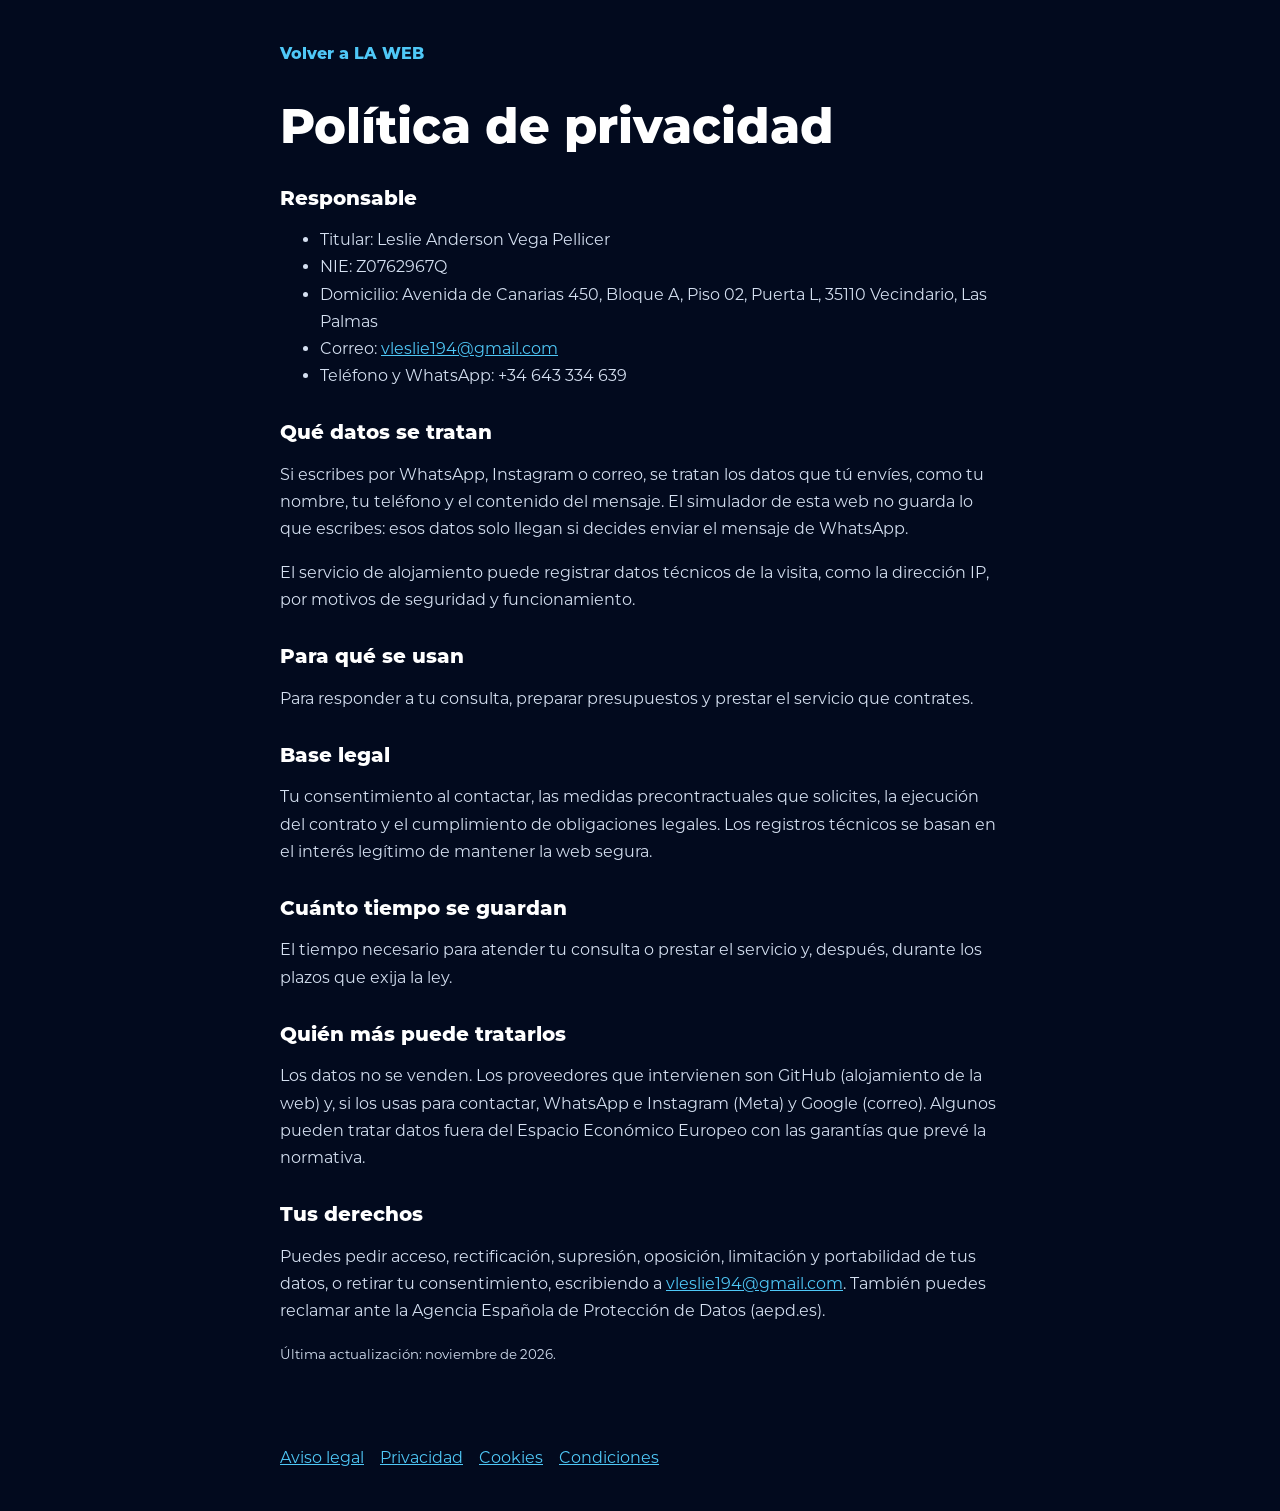
<file: privacidad.html>
<!doctype html>
<html lang="es"><head><meta charset="utf-8"><meta name="viewport" content="width=device-width, initial-scale=1">
<title>Política de privacidad | LA WEB</title><meta name="robots" content="noindex,follow"><link rel="icon" href="favicon.svg" type="image/svg+xml">
<style>
@font-face{font-family:Montserrat;font-weight:400;font-display:swap;src:url(fonts/Montserrat-Regular.woff2) format("woff2")}
@font-face{font-family:Montserrat;font-weight:800 900;font-display:swap;src:url(fonts/Montserrat-ExtraBold.woff2) format("woff2")}
body{margin:0;background:#020A1E;color:#D5E0F1;font:400 1rem/1.7 Montserrat,system-ui,sans-serif}
main{max-width:720px;margin:auto;padding:40px 20px 60px}
h1,h2{color:#fff;font-weight:800;line-height:1.15}h1{font-size:clamp(2rem,6vw,3rem)}h2{font-size:1.25rem;margin-top:32px}
a{color:#4FC8F7}.back{font-weight:800;text-decoration:none}
footer{max-width:720px;margin:auto;padding:0 20px 40px;display:flex;flex-wrap:wrap;gap:16px}
</style></head><body><main><a class="back" href="index.html">Volver a LA WEB</a><h1>Política de privacidad</h1>
<h2>Responsable</h2><ul><li>Titular: Leslie Anderson Vega Pellicer</li><li>NIE: Z0762967Q</li><li>Domicilio: Avenida de Canarias 450, Bloque A, Piso 02, Puerta L, 35110 Vecindario, Las Palmas</li><li>Correo: <a href="mailto:vleslie194@gmail.com">vleslie194@gmail.com</a></li><li>Teléfono y WhatsApp: +34 643 334 639</li></ul>
<h2>Qué datos se tratan</h2><p>Si escribes por WhatsApp, Instagram o correo, se tratan los datos que tú envíes, como tu nombre, tu teléfono y el contenido del mensaje. El simulador de esta web no guarda lo que escribes: esos datos solo llegan si decides enviar el mensaje de WhatsApp.</p>
<p>El servicio de alojamiento puede registrar datos técnicos de la visita, como la dirección IP, por motivos de seguridad y funcionamiento.</p>
<h2>Para qué se usan</h2><p>Para responder a tu consulta, preparar presupuestos y prestar el servicio que contrates.</p>
<h2>Base legal</h2><p>Tu consentimiento al contactar, las medidas precontractuales que solicites, la ejecución del contrato y el cumplimiento de obligaciones legales. Los registros técnicos se basan en el interés legítimo de mantener la web segura.</p>
<h2>Cuánto tiempo se guardan</h2><p>El tiempo necesario para atender tu consulta o prestar el servicio y, después, durante los plazos que exija la ley.</p>
<h2>Quién más puede tratarlos</h2><p>Los datos no se venden. Los proveedores que intervienen son GitHub (alojamiento de la web) y, si los usas para contactar, WhatsApp e Instagram (Meta) y Google (correo). Algunos pueden tratar datos fuera del Espacio Económico Europeo con las garantías que prevé la normativa.</p>
<h2>Tus derechos</h2><p>Puedes pedir acceso, rectificación, supresión, oposición, limitación y portabilidad de tus datos, o retirar tu consentimiento, escribiendo a <a href="mailto:vleslie194@gmail.com">vleslie194@gmail.com</a>. También puedes reclamar ante la Agencia Española de Protección de Datos (aepd.es).</p>
<p><small>Última actualización: noviembre de 2026.</small></p></main>
<footer><a href="aviso-legal.html">Aviso legal</a><a href="privacidad.html">Privacidad</a><a href="cookies.html">Cookies</a><a href="condiciones.html">Condiciones</a></footer></body></html>
</file>
